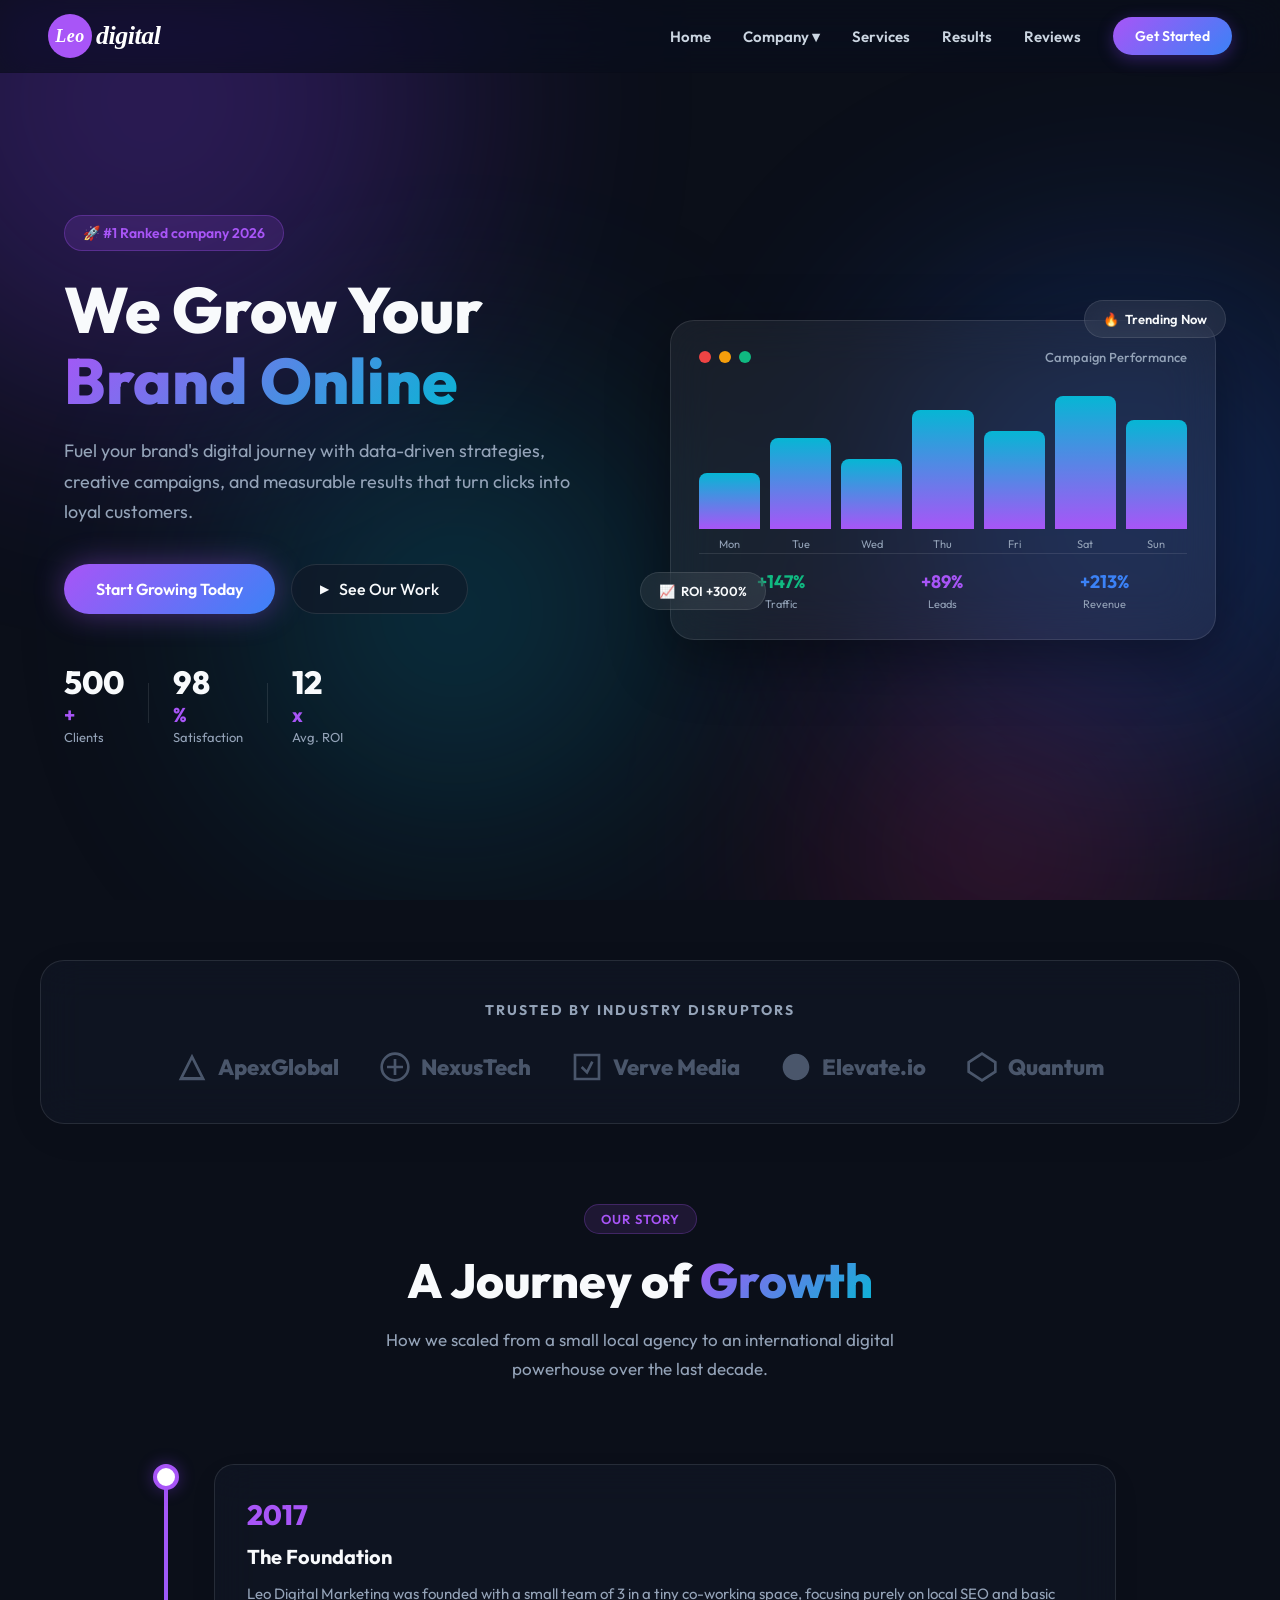
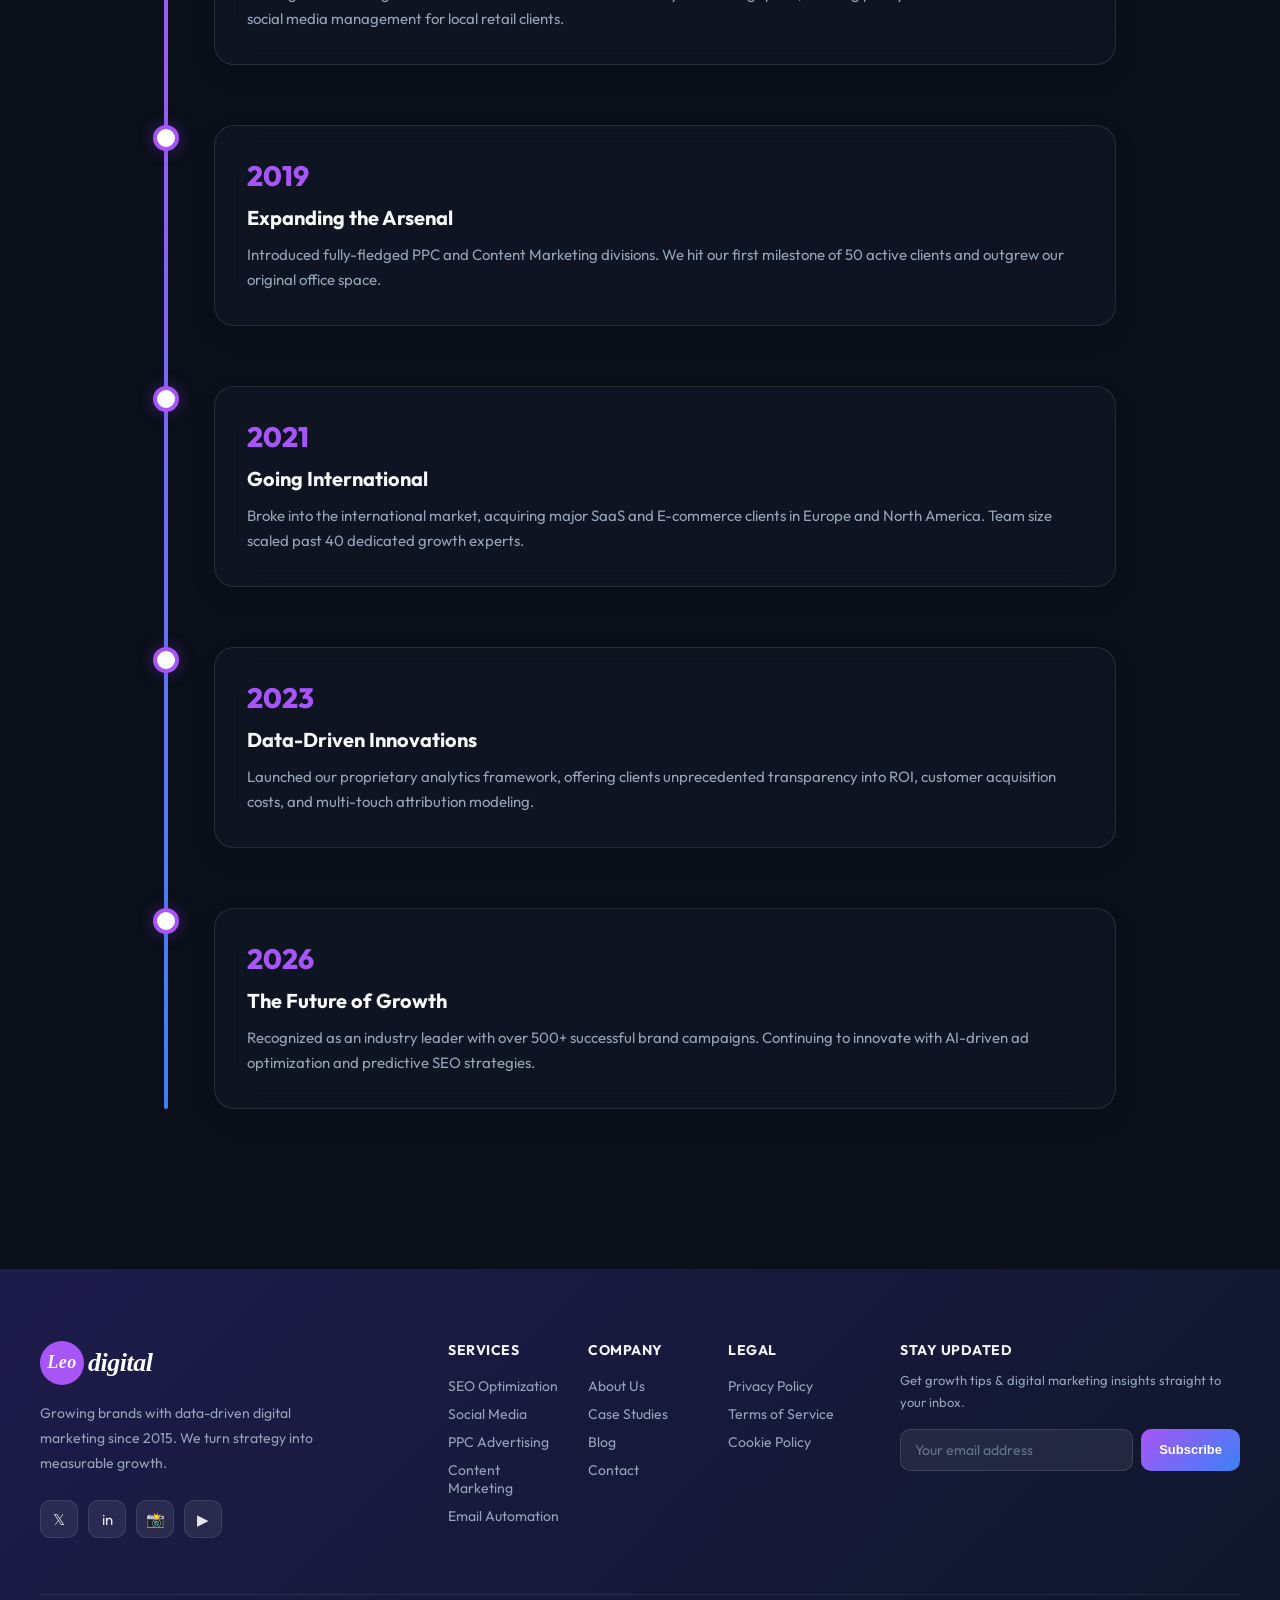
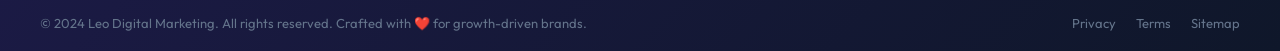
<file: index.html>
<!DOCTYPE html>
<html lang="en" data-theme="light">

<head>
    <meta charset="UTF-8" />
    <meta name="viewport" content="width=device-width, initial-scale=1.0" />
    <meta name="description"
        content="Leo Digital Marketing – Premium Digital Marketing Agency specializing in SEO, Social Media, PPC, and Content Strategy to grow your brand online." />
    <title>Leo Digital Marketing | Digital Marketing Agency</title>
    <link rel="preconnect" href="https://fonts.googleapis.com" />
    <link rel="preconnect" href="https://fonts.gstatic.com" crossorigin />
    <link href="https://fonts.googleapis.com/css2?family=Outfit:wght@300;400;500;600;700;800&display=swap"
        rel="stylesheet" />
    <link rel="stylesheet" href="style.css" />

</head>

<body>
  <!-- Global Loader -->
  <div class="global-loader" id="globalLoader">
    <div class="loader-spinner"></div>
  </div>
  <script>
    window.addEventListener('load', () => {
      const loader = document.getElementById('globalLoader');
      if (loader) {
        loader.style.opacity = '0';
        setTimeout(() => loader.style.display = 'none', 500);
      }
    });
  </script>

    <!-- Animated Background Orbs -->
    <div class="bg-orbs">
        <div class="orb orb-1"></div>
        <div class="orb orb-2"></div>
        <div class="orb orb-3"></div>
        <div class="orb orb-4"></div>
    </div>

    <!-- Navigation -->
    <nav class="navbar" id="navbar">
        <div class="nav-container">
            <a href="index.html" class="nav-logo">
                <div class="logo-circle">
                    <span class="logo-text-inner">Leo</span>
                </div>
                <span class="logo-text-outer">digital</span>
            </a>
            <ul class="nav-links" id="navLinks">
                <li><a href="index.html" class="nav-link active">Home</a></li>
                <li class="nav-item">
                    <a href="#" class="nav-link">Company ▾</a>
                    <div class="dropdown-menu">
                        <a href="about.html" class="dropdown-link">About Us</a>
                        <a href="ourwork.html" class="dropdown-link">Our Work</a>
                        <a href="expertise.html" class="dropdown-link">Expertise</a>
                        <a href="insights.html" class="dropdown-link">Insights</a>
                        <a href="news-updates.html" class="dropdown-link">News & Updates</a>
                        <a href="career.html" class="dropdown-link">Careers</a>
                    </div>
                </li>
                <li><a href="services.html" class="nav-link">Services</a></li>
                <li><a href="results.html" class="nav-link">Results</a></li>
                <li><a href="reviews.html" class="nav-link">Reviews</a></li>
            </ul>
            <a href="contact.html" class="btn-nav hover-pulse" id="navCta">Get Started</a>
            <button class="hamburger" id="hamburger" aria-label="Toggle menu">
                <span></span><span></span><span></span>
            </button>
        </div>
    </nav>

    <!-- Hero Section -->
    <section class="hero" id="home">
        <div class="hero-content">
            <div class="badge" id="heroBadge">🚀 #1 Ranked company 2026</div>
            <h1 class="hero-title" id="heroTitle">
                We Grow Your<br />
                <span class="gradient-text" id="typingText"></span>
            </h1>
            <p class="hero-subtitle" id="heroSubtitle">
                Fuel your brand's digital journey with data-driven strategies, creative campaigns, and measurable
                results that turn clicks into loyal customers.
            </p>
            <div class="hero-actions" id="heroActions">
                <a href="#contact" class="btn-primary hover-pulse" id="heroPrimaryBtn">Start Growing Today</a>
                <a href="#services" class="btn-ghost hover-pulse" id="heroGhostBtn">
                    <span class="play-icon">▶</span> See Our Work
                </a>
            </div>
            <div class="hero-metrics" id="heroMetrics">
                <div class="metric-item">
                    <span class="metric-num" data-target="500">0</span><span class="metric-suffix">+</span>
                    <span class="metric-label">Clients</span>
                </div>
                <div class="metric-divider"></div>
                <div class="metric-item">
                    <span class="metric-num" data-target="98">0</span><span class="metric-suffix">%</span>
                    <span class="metric-label">Satisfaction</span>
                </div>
                <div class="metric-divider"></div>
                <div class="metric-item">
                    <span class="metric-num" data-target="12">0</span><span class="metric-suffix">x</span>
                    <span class="metric-label">Avg. ROI</span>
                </div>
            </div>
        </div>
        <div class="hero-visual" id="heroVisual">
            <div class="dashboard-card">
                <div class="dash-header">
                    <span class="dash-dot red"></span>
                    <span class="dash-dot yellow"></span>
                    <span class="dash-dot green"></span>
                    <span class="dash-title">Campaign Performance</span>
                </div>
                <div class="chart-bars">
                    <div class="bar" style="--h:40%; --delay:0s"><span>Mon</span></div>
                    <div class="bar" style="--h:65%; --delay:.1s"><span>Tue</span></div>
                    <div class="bar" style="--h:50%; --delay:.2s"><span>Wed</span></div>
                    <div class="bar" style="--h:85%; --delay:.3s"><span>Thu</span></div>
                    <div class="bar" style="--h:70%; --delay:.4s"><span>Fri</span></div>
                    <div class="bar" style="--h:95%; --delay:.5s"><span>Sat</span></div>
                    <div class="bar" style="--h:78%; --delay:.6s"><span>Sun</span></div>
                </div>
                <div class="dash-stats">
                    <div class="ds-item">
                        <span class="ds-val green-text">+147%</span>
                        <span class="ds-label">Traffic</span>
                    </div>
                    <div class="ds-item">
                        <span class="ds-val purple-text">+89%</span>
                        <span class="ds-label">Leads</span>
                    </div>
                    <div class="ds-item">
                        <span class="ds-val blue-text">+213%</span>
                        <span class="ds-label">Revenue</span>
                    </div>
                </div>
            </div>
            <div class="floating-badge badge-1">
                <span>🔥</span> Trending Now
            </div>
            <div class="floating-badge badge-2">
                <span>📈</span> ROI +300%
            </div>
        </div>
    </section>

    <!-- Fake Company Logos -->
    <div class="fake-logos reveal" style="margin-top: 60px;">
        <div class="logos-title">Trusted By Industry Disruptors</div>
        <div class="logo-grid">
            <!-- Fake Company 1 -->
            <div class="fake-logo-item">
                <svg viewBox="0 0 24 24">
                    <path d="M12 2L2 22h20L12 2zm0 4.5l6.5 13h-13L12 6.5z" />
                </svg> ApexGlobal
            </div>
            <!-- Fake Company 2 -->
            <div class="fake-logo-item">
                <svg viewBox="0 0 24 24">
                    <circle cx="12" cy="12" r="10" stroke="currentColor" stroke-width="2" fill="none" />
                    <path d="M12 6v12M6 12h12" stroke="currentColor" stroke-width="2" />
                </svg> NexusTech
            </div>
            <!-- Fake Company 3 -->
            <div class="fake-logo-item">
                <svg viewBox="0 0 24 24">
                    <path d="M3 3h18v18H3z" fill="none" stroke="currentColor" stroke-width="2" />
                    <path d="M8 12l4 4 4-8" stroke="currentColor" stroke-width="2" fill="none" />
                </svg> Verve Media
            </div>
            <!-- Fake Company 4 -->
            <div class="fake-logo-item">
                <svg viewBox="0 0 24 24">
                    <path
                        d="M12 22C6.477 22 2 17.523 2 12S6.477 2 12 2s10 4.477 10 10-4.477 10-10 10zm-1-15h2v6h-2V7zm0 8h2v2h-2v-2z" />
                </svg> Elevate.io
            </div>
            <!-- Fake Company 5 -->
            <div class="fake-logo-item">
                <svg viewBox="0 0 24 24">
                    <polygon points="12 2 22 8.5 22 15.5 12 22 2 15.5 2 8.5 12 2" fill="none" stroke="currentColor"
                        stroke-width="2" />
                </svg> Quantum
            </div>
        </div>
    </div>

    <!-- Milestone Journey -->
    <div class="section-header reveal" style="max-width:800px;margin:0 auto;padding:0 24px;">
        <span class="section-tag">Our Story</span>
        <h2 class="section-title">A Journey of <span class="gradient-text">Growth</span></h2>
        <p class="section-subtitle">How we scaled from a small local agency to an international digital powerhouse over
            the last decade.</p>
    </div>

    <div class="timeline-section">
        <div class="timeline">
            <!-- 2017 -->
            <div class="timeline-item reveal">
                <div class="timeline-dot"></div>
                <div class="timeline-content">
                    <div class="timeline-year">2017</div>
                    <h3 class="timeline-title">The Foundation</h3>
                    <p class="timeline-desc">Leo Digital Marketing was founded with a small team of 3 in a tiny
                        co-working space, focusing purely on local SEO and basic social media management for local
                        retail clients.</p>
                </div>
            </div>

            <!-- 2019 -->
            <div class="timeline-item reveal">
                <div class="timeline-dot"></div>
                <div class="timeline-content">
                    <div class="timeline-year">2019</div>
                    <h3 class="timeline-title">Expanding the Arsenal</h3>
                    <p class="timeline-desc">Introduced fully-fledged PPC and Content Marketing divisions. We hit our
                        first milestone of 50 active clients and outgrew our original office space.</p>
                </div>
            </div>

            <!-- 2021 -->
            <div class="timeline-item reveal">
                <div class="timeline-dot"></div>
                <div class="timeline-content">
                    <div class="timeline-year">2021</div>
                    <h3 class="timeline-title">Going International</h3>
                    <p class="timeline-desc">Broke into the international market, acquiring major SaaS and E-commerce
                        clients in Europe and North America. Team size scaled past 40 dedicated growth experts.</p>
                </div>
            </div>

            <!-- 2023 -->
            <div class="timeline-item reveal">
                <div class="timeline-dot"></div>
                <div class="timeline-content">
                    <div class="timeline-year">2023</div>
                    <h3 class="timeline-title">Data-Driven Innovations</h3>
                    <p class="timeline-desc">Launched our proprietary analytics framework, offering clients
                        unprecedented transparency into ROI, customer acquisition costs, and multi-touch attribution
                        modeling.</p>
                </div>
            </div>

            <!-- 2026 -->
            <div class="timeline-item reveal">
                <div class="timeline-dot"></div>
                <div class="timeline-content">
                    <div class="timeline-year">2026</div>
                    <h3 class="timeline-title">The Future of Growth</h3>
                    <p class="timeline-desc">Recognized as an industry leader with over 500+ successful brand campaigns.
                        Continuing to innovate with AI-driven ad optimization and predictive SEO strategies.</p>
                </div>
            </div>
        </div>
    </div>

    <!-- Services Section -->
    <!-- <section class="services" id="services">
        <div class="section-header">
            <span class="section-tag">What We Do</span>
            <h2 class="section-title">Services That <span class="gradient-text">Deliver Results</span></h2>
            <p class="section-subtitle">End-to-end digital marketing solutions tailored to accelerate your growth.</p>
        </div>
        <div class="services-grid">
            <div class="service-card" id="svc-seo">
                <div class="svc-icon">🔍</div>
                <h3 class="svc-title">SEO Optimization</h3>
                <p class="svc-desc">Dominate search rankings with our advanced on-page, off-page, and technical SEO
                    strategies backed by data.</p>
                <ul class="svc-features">
                    <li>Keyword Research & Analysis</li>
                    <li>Technical SEO Audit</li>
                    <li>Link Building Campaigns</li>
                </ul>
                <a href="#contact" class="svc-link">Learn More →</a>
            </div>
            <div class="service-card featured" id="svc-social">
                <div class="featured-tag">Most Popular</div>
                <div class="svc-icon">📱</div>
                <h3 class="svc-title">Social Media Marketing</h3>
                <p class="svc-desc">Build a magnetic brand presence across all platforms with content that engages,
                    converts, and retains.</p>
                <ul class="svc-features">
                    <li>Content Strategy & Creation</li>
                    <li>Community Management</li>
                    <li>Influencer Partnerships</li>
                </ul>
                <a href="#contact" class="svc-link">Learn More →</a>
            </div>
            <div class="service-card" id="svc-ppc">
                <div class="svc-icon">🎯</div>
                <h3 class="svc-title">PPC Advertising</h3>
                <p class="svc-desc">Maximise every ad dollar with precision-targeted campaigns on Google, Meta, and
                    LinkedIn.</p>
                <ul class="svc-features">
                    <li>Google & Meta Ads</li>
                    <li>A/B Testing & Optimization</li>
                    <li>Conversion Tracking</li>
                </ul>
                <a href="#contact" class="svc-link">Learn More →</a>
            </div>
            <div class="service-card" id="svc-content">
                <div class="svc-icon">✍️</div>
                <h3 class="svc-title">Content Marketing</h3>
                <p class="svc-desc">Tell your brand story with compelling content that educates, inspires, and drives
                    action across every touchpoint.</p>
                <ul class="svc-features">
                    <li>Blog & Article Writing</li>
                    <li>Video Script & Production</li>
                    <li>Email Marketing Campaigns</li>
                </ul>
                <a href="#contact" class="svc-link">Learn More →</a>
            </div>
            <div class="service-card" id="svc-analytics">
                <div class="svc-icon">📊</div>
                <h3 class="svc-title">Analytics & Insights</h3>
                <p class="svc-desc">Make smarter decisions with real-time dashboards and deep analytics that reveal
                    what's working and what's not.</p>
                <ul class="svc-features">
                    <li>Custom Reporting Dashboards</li>
                    <li>Competitor Analysis</li>
                    <li>Growth Forecasting</li>
                </ul>
                <a href="#contact" class="svc-link">Learn More →</a>
            </div>
            <div class="service-card" id="svc-email">
                <div class="svc-icon">📧</div>
                <h3 class="svc-title">Email Automation</h3>
                <p class="svc-desc">Nurture leads and delight customers with personalised, automated email flows that
                    convert at scale.</p>
                <ul class="svc-features">
                    <li>Drip Campaign Design</li>
                    <li>Segmentation & Targeting</li>
                    <li>Performance Analytics</li>
                </ul>
                <a href="#contact" class="svc-link">Learn More →</a>
            </div>
        </div>
    </section> -->

    <!-- Stats Section -->
    <!-- <section class="stats-section" id="stats">
        <div class="stats-inner">
            <div class="section-header">
                <span class="section-tag">Our Numbers</span>
                <h2 class="section-title">Results That <span class="gradient-text">Speak for Themselves</span></h2>
            </div>
            <div class="stats-grid">
                <div class="stat-card" id="stat1">
                    <span class="stat-icon">🏆</span>
                    <span class="stat-number" data-target="500">0</span><span class="stat-suffix">+</span>
                    <span class="stat-label">Brands Scaled</span>
                </div>
                <div class="stat-card" id="stat2">
                    <span class="stat-icon">💰</span>
                    <span class="stat-prefix">$</span><span class="stat-number" data-target="50">0</span><span
                        class="stat-suffix">M+</span>
                    <span class="stat-label">Revenue Generated</span>
                </div>
                <div class="stat-card" id="stat3">
                    <span class="stat-icon">🌍</span>
                    <span class="stat-number" data-target="35">0</span><span class="stat-suffix">+</span>
                    <span class="stat-label">Countries Served</span>
                </div>
                <div class="stat-card" id="stat4">
                    <span class="stat-icon">⭐</span>
                    <span class="stat-number" data-target="98">0</span><span class="stat-suffix">%</span>
                    <span class="stat-label">Client Retention Rate</span>
                </div>
            </div>
        </div>
    </section> -->

    <!-- Testimonials Section -->
    <!-- <section class="testimonials" id="testimonials">
        <div class="section-header">
            <span class="section-tag">Client Reviews</span>
            <h2 class="section-title">Loved by <span class="gradient-text">Growth Leaders</span></h2>
        </div>
        <div class="testimonials-slider" id="testimonialsSlider">
            <div class="testimonial-card active" id="tcard1">
                <div class="quote-icon">"</div>
                <p class="tcard-text">Leo Digital Marketing tripled our organic traffic in just 4 months. Their SEO team is
                    absolutely world-class and the results exceeded every expectation we had.</p>
                <div class="tcard-author">
                    <div class="author-avatar" style="background: linear-gradient(135deg, #a78bfa, #6d28d9);">SK</div>
                    <div class="author-info">
                        <span class="author-name">Sarah Kim</span>
                        <span class="author-role">CEO, TechVault Inc.</span>
                    </div>
                    <div class="star-rating">★★★★★</div>
                </div>
            </div>
            <div class="testimonial-card" id="tcard2">
                <div class="quote-icon">"</div>
                <p class="tcard-text">Our PPC ROI went from 2x to 11x in two quarters. The team's analytical approach
                    and constant optimization is unlike anything we've experienced before.</p>
                <div class="tcard-author">
                    <div class="author-avatar" style="background: linear-gradient(135deg, #34d399, #059669);">MR</div>
                    <div class="author-info">
                        <span class="author-name">Marcus Reed</span>
                        <span class="author-role">CMO, ScaleForce</span>
                    </div>
                    <div class="star-rating">★★★★★</div>
                </div>
            </div>
            <div class="testimonial-card" id="tcard3">
                <div class="quote-icon">"</div>
                <p class="tcard-text">The social media strategy Leo Digital Marketing built for us grew our followers from 5K to
                    200K. The engagement and brand awareness we've built is incredible.</p>
                <div class="tcard-author">
                    <div class="author-avatar" style="background: linear-gradient(135deg, #f472b6, #db2777);">AL</div>
                    <div class="author-info">
                        <span class="author-name">Aisha Lopez</span>
                        <span class="author-role">Founder, Luminary Co.</span>
                    </div>
                    <div class="star-rating">★★★★★</div>
                </div>
            </div>
        </div>
        <div class="slider-dots" id="sliderDots">
            <button class="dot active" id="dot0" aria-label="Slide 1"></button>
            <button class="dot" id="dot1" aria-label="Slide 2"></button>
            <button class="dot" id="dot2" aria-label="Slide 3"></button>
        </div>
    </section> -->

    <!-- Contact Section -->
    <!-- <section class="contact" id="contact">
        <div class="contact-wrapper">
            <div class="contact-info">
                <span class="section-tag">Get In Touch</span>
                <h2 class="section-title">Ready to <span class="gradient-text">Scale Up?</span></h2>
                <p class="section-subtitle">Let's talk strategy. Fill in the form and our growth experts will reach out
                    within 24 hours.</p>
                <div class="contact-items">
                    <div class="contact-item">
                        <span class="ci-icon">📍</span>
                        <span>123 Growth Avenue, San Francisco, CA 94105</span>
                    </div>
                    <div class="contact-item">
                        <span class="ci-icon">📞</span>
                        <span>+1 (800) 555-NEXA</span>
                    </div>
                    <div class="contact-item">
                        <span class="ci-icon">✉️</span>
                        <span>hello@leodigitalmarketing.com</span>
                    </div>
                </div>
                <div class="social-links">
                    <a href="#" class="social-btn" id="social-twitter" aria-label="Twitter">𝕏</a>
                    <a href="#" class="social-btn" id="social-linkedin" aria-label="LinkedIn">in</a>
                    <a href="#" class="social-btn" id="social-instagram" aria-label="Instagram">📸</a>
                    <a href="#" class="social-btn" id="social-youtube" aria-label="YouTube">▶</a>
                </div>
            </div>
            <form class="contact-form glass-card" id="contactForm" novalidate>
                <div class="form-row">
                    <div class="form-group">
                        <label for="fullName">Full Name</label>
                        <input type="text" id="fullName" name="fullName" placeholder="John Doe" required />
                    </div>
                    <div class="form-group">
                        <label for="emailAddr">Email Address</label>
                        <input type="email" id="emailAddr" name="emailAddr" placeholder="john@company.com" required />
                    </div>
                </div>
                <div class="form-group">
                    <label for="companyName">Company / Brand</label>
                    <input type="text" id="companyName" name="companyName" placeholder="Your Company Name" />
                </div>
                <div class="form-group">
                    <label for="serviceSelect">Service Interested In</label>
                    <select id="serviceSelect" name="serviceSelect">
                        <option value="">Choose a service...</option>
                        <option value="seo">SEO Optimization</option>
                        <option value="social">Social Media Marketing</option>
                        <option value="ppc">PPC Advertising</option>
                        <option value="content">Content Marketing</option>
                        <option value="analytics">Analytics & Insights</option>
                        <option value="email">Email Automation</option>
                    </select>
                </div>
                <div class="form-group">
                    <label for="msgArea">Tell Us About Your Goals</label>
                    <textarea id="msgArea" name="msgArea" rows="4"
                        placeholder="Share your goals, current challenges, and what success looks like for you..."></textarea>
                </div>
                <button type="submit" class="btn-primary full-width" id="submitBtn">
                    <span id="btnText">Send My Request 🚀</span>
                    <span id="btnLoader" class="hidden">Sending...</span>
                </button>
                <div class="form-success hidden" id="formSuccess">
                    <span>✅</span> Thank you! We'll be in touch within 24 hours.
                </div>
            </form>
        </div>
    </section> -->

    <!-- Footer -->
    <footer class="footer">
        <div class="footer-inner">
            <div class="footer-brand">
                <div class="footer-logo">
                    <div class="logo-circle">
                        <span class="logo-text-inner">Leo</span>
                    </div>
                    <span class="logo-text-outer">digital</span>
                </div>
                <p class="footer-tagline">Growing brands with data-driven digital marketing since 2015. We turn strategy
                    into measurable growth.</p>
                <div class="footer-socials">
                    <a href="#" class="fsoc-btn" aria-label="Twitter">𝕏</a>
                    <a href="#" class="fsoc-btn" aria-label="LinkedIn">in</a>
                    <a href="#" class="fsoc-btn" aria-label="Instagram">📸</a>
                    <a href="#" class="fsoc-btn" aria-label="YouTube">▶</a>
                </div>
            </div>
            <div class="footer-links">
                <div class="fl-col">
                    <h4>Services</h4>
                    <a href="services.html">SEO Optimization</a>
                    <a href="services.html">Social Media</a>
                    <a href="services.html">PPC Advertising</a>
                    <a href="services.html">Content Marketing</a>
                    <a href="services.html">Email Automation</a>
                </div>
                <div class="fl-col">
                    <h4>Company</h4>
                    <a href="#">About Us</a>
                    <a href="#">Case Studies</a>
                    <a href="#">Blog</a>
                    <a href="#contact">Contact</a>
                </div>
                <div class="fl-col">
                    <h4>Legal</h4>
                    <a href="#">Privacy Policy</a>
                    <a href="#">Terms of Service</a>
                    <a href="#">Cookie Policy</a>
                </div>
            </div>
            <div class="footer-newsletter">
                <h4>Stay Updated</h4>
                <p>Get growth tips & digital marketing insights straight to your inbox.</p>
                <form class="newsletter-form" id="newsletterForm" onsubmit="handleNewsletter(event)">
                    <input type="email" id="nlEmail" placeholder="Your email address" />
                    <button type="submit" class="btn-newsletter">Subscribe</button>
                </form>
                <div class="newsletter-success hidden" id="nlSuccess">✅ You're subscribed!</div>
            </div>
        </div>
        <div class="footer-bottom">
            <p>© 2024 Leo Digital Marketing. All rights reserved. Crafted with ❤️ for growth-driven brands.</p>
            <div class="footer-bottom-links">
                <a href="#">Privacy</a>
                <a href="#">Terms</a>
                <a href="#">Sitemap</a>
            </div>
        </div>
    </footer>

    <script src="index.js"></script>
</body>

</html>
</file>
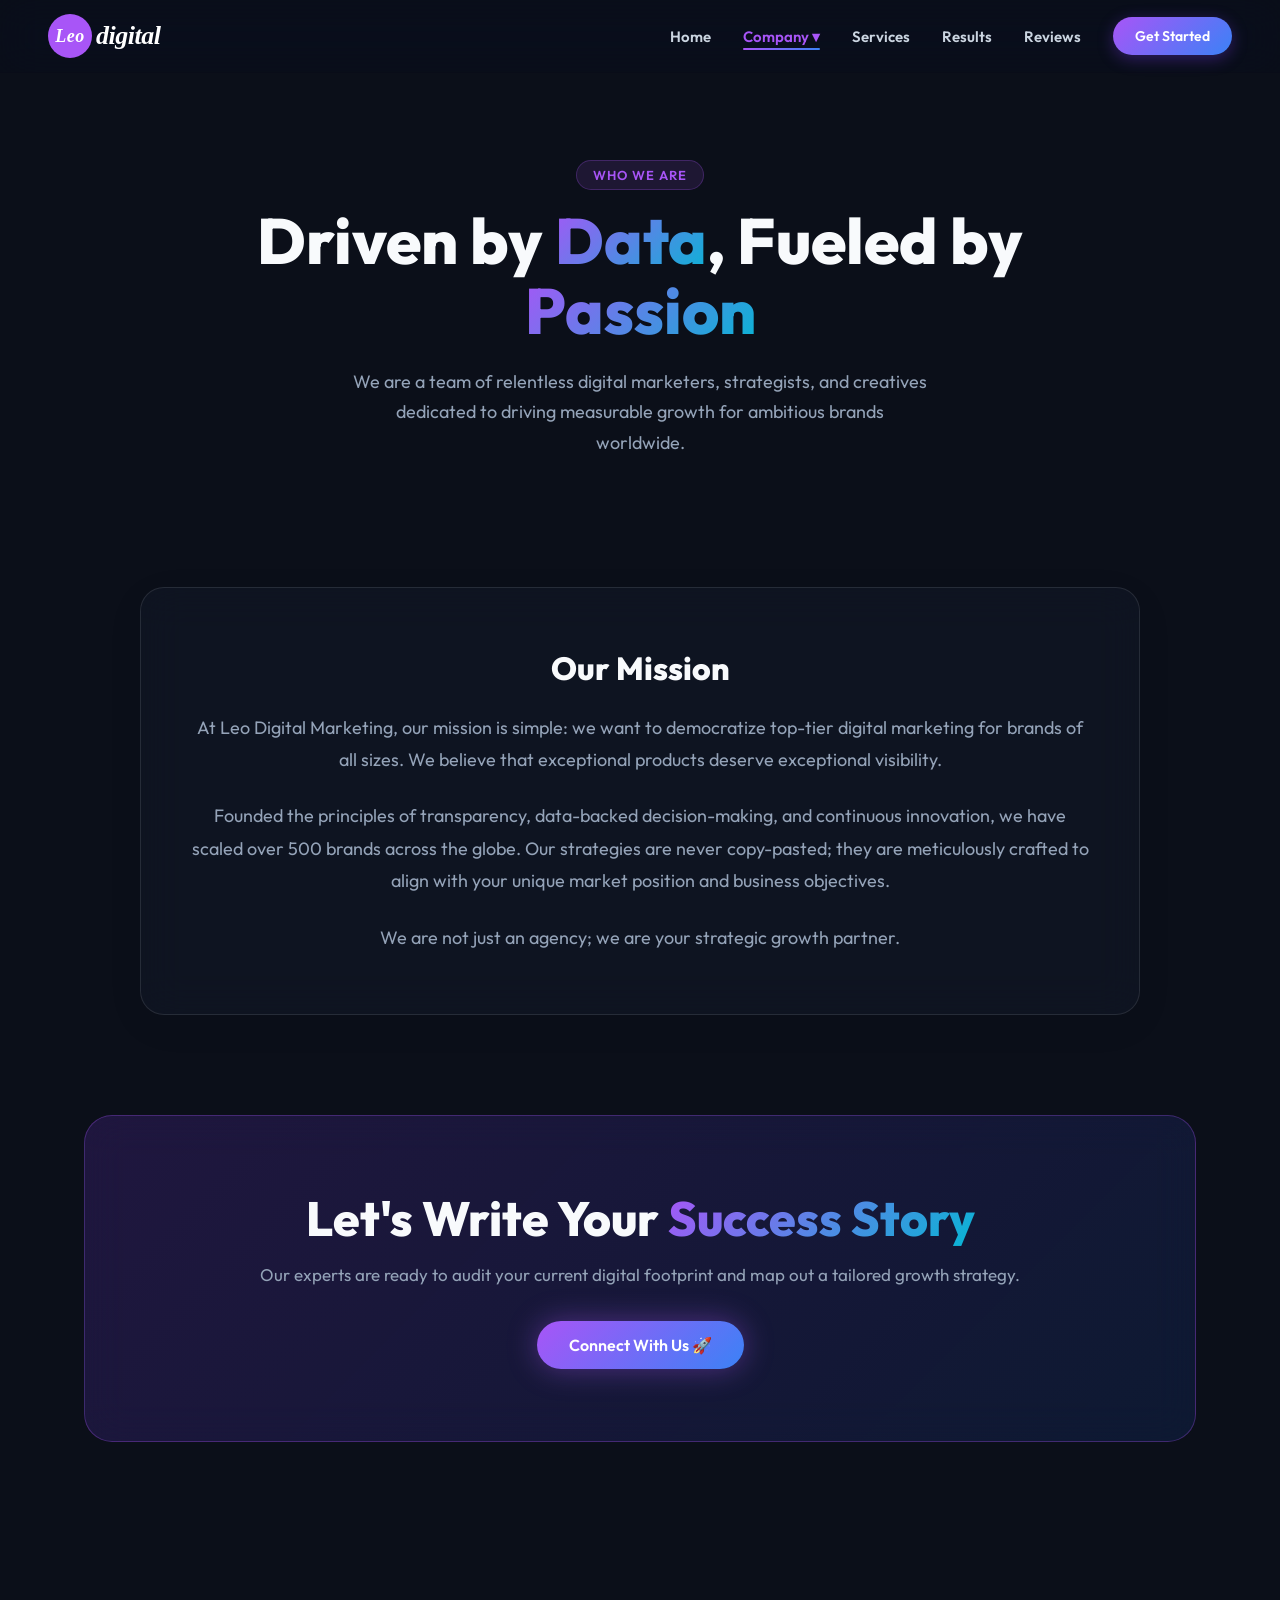
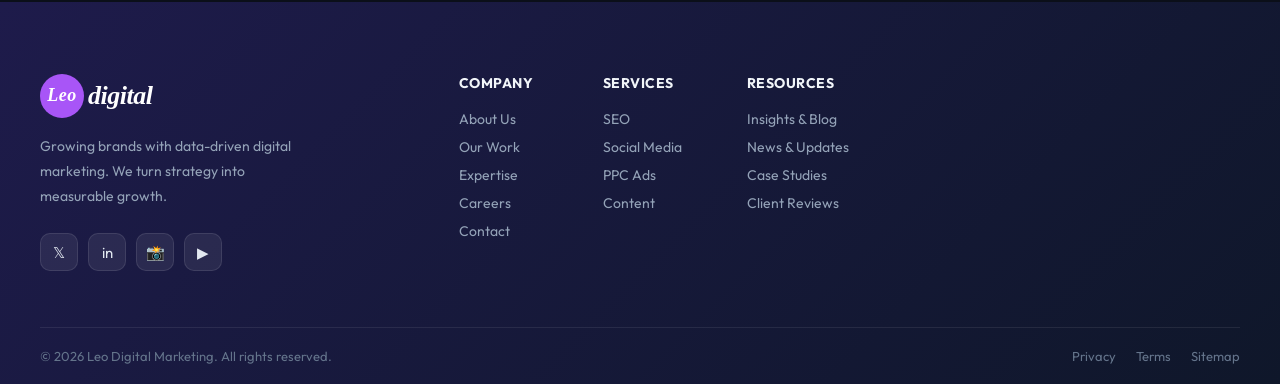
<file: about.html>
<!DOCTYPE html>
<html lang="en">
<head>
  <meta charset="UTF-8"/>
  <meta name="viewport" content="width=device-width,initial-scale=1.0"/>
  <title>About Us | Leo Digital Marketing</title>
  <link rel="preconnect" href="https://fonts.googleapis.com"/>
  <link href="https://fonts.googleapis.com/css2?family=Outfit:wght@300;400;500;600;700;800&display=swap" rel="stylesheet"/>
  <link rel="stylesheet" href="style.css"/>
  <style>
    /* PAGE SPECIFIC STYLES */
    .about-hero {
      position:relative; z-index:1; padding:160px 24px 80px; text-align:center; max-width:820px; margin:0 auto;
    }
    .about-page-title {
      font-size:clamp(38px,5vw,66px); font-weight:800; line-height:1.1; margin-bottom:20px; color:var(--text);
    }
    .about-page-sub {
      font-size:18px; color:var(--muted); line-height:1.7; max-width:580px; margin:0 auto 48px;
    }
    .about-content-card {
      max-width: 1000px; margin: 0 auto 100px; padding: 60px 48px;
      background: var(--glass-bg); backdrop-filter: blur(20px); -webkit-backdrop-filter: blur(20px);
      border: 1px solid var(--glass-border); border-radius: 24px;
      box-shadow: 0 10px 40px rgba(0,0,0,0.05); text-align: center;
    }
    .about-content-card p {
      font-size: 18px; line-height: 1.8; color: var(--muted); margin-bottom: 24px;
    }
    .about-content-card p:last-child { margin-bottom: 0; }
  </style>
</head>
<body>
  <!-- Global Loader -->
  <div class="global-loader" id="globalLoader">
    <div class="loader-spinner"></div>
  </div>
  <script>
    window.addEventListener('load', () => {
      const loader = document.getElementById('globalLoader');
      if (loader) {
        loader.style.opacity = '0';
        setTimeout(() => loader.style.display = 'none', 500);
      }
    });
  </script>
  
  <!-- Navigation -->
  <nav class="navbar" id="navbar">
    <div class="nav-container">
      <a href="index.html" class="nav-logo">
        <div class="logo-circle">
            <span class="logo-text-inner">Leo</span>
        </div>
        <span class="logo-text-outer">digital</span>
    </a>
      <ul class="nav-links" id="navLinks">
        <li><a href="index.html" class="nav-link">Home</a></li>
        <li class="nav-item">
          <a href="#" class="nav-link active">Company ▾</a>
          <div class="dropdown-menu">
            <a href="about.html" class="dropdown-link">About Us</a>
            <a href="ourwork.html" class="dropdown-link">Our Work</a>
            <a href="expertise.html" class="dropdown-link">Expertise</a>
            <a href="insights.html" class="dropdown-link">Insights</a>
            <a href="news-updates.html" class="dropdown-link">News & Updates</a>
            <a href="career.html" class="dropdown-link">Careers</a>
          </div>
        </li>
        <li><a href="services.html" class="nav-link">Services</a></li>
        <li><a href="results.html" class="nav-link">Results</a></li>
        <li><a href="reviews.html" class="nav-link">Reviews</a></li>
      </ul>
      <a href="contact.html" class="btn-nav" id="navCta">Get Started</a>
      <button class="hamburger" id="hamburger" aria-label="Toggle menu">
        <span></span><span></span><span></span>
      </button>
    </div>
  </nav>

  <!-- Hero Section -->
  <div class="about-hero">
    <span class="section-tag">Who We Are</span>
    <h1 class="about-page-title">Driven by <span class="gradient-text">Data</span>, Fueled by <span class="gradient-text">Passion</span></h1>
    <p class="about-page-sub">We are a team of relentless digital marketers, strategists, and creatives dedicated to driving measurable growth for ambitious brands worldwide.</p>
  </div>

  <!-- Content Section -->
  <div class="about-content-card reveal">
    <h2 style="font-size: 32px; font-weight: 800; color: var(--text); margin-bottom: 24px;">Our Mission</h2>
    <p>At Leo Digital Marketing, our mission is simple: we want to democratize top-tier digital marketing for brands of all sizes. We believe that exceptional products deserve exceptional visibility.</p>
    <p>Founded the principles of transparency, data-backed decision-making, and continuous innovation, we have scaled over 500 brands across the globe. Our strategies are never copy-pasted; they are meticulously crafted to align with your unique market position and business objectives.</p>
    <p>We are not just an agency; we are your strategic growth partner.</p>
  </div>

  <!-- Call to Action -->
  <div style="max-width:1160px;margin:0 auto;padding:0 24px 100px;">
    <div style="background:linear-gradient(135deg,rgba(124,58,237,0.18),rgba(37,99,235,0.12));backdrop-filter:blur(20px);border:1px solid rgba(168,85,247,0.3);border-radius:28px;padding:72px 48px;text-align:center;" class="reveal">
      <h2 style="font-size:clamp(30px,4vw,48px);font-weight:800;color:var(--text);margin-bottom:16px;">Let's Write Your <span class="gradient-text">Success Story</span></h2>
      <p style="font-size:17px;color:var(--muted);margin-bottom:36px;">Our experts are ready to audit your current digital footprint and map out a tailored growth strategy.</p>
      <a href="contact.html" class="btn-primary">Connect With Us 🚀</a>
    </div>
  </div>

  <!-- Footer -->
  <footer class="footer">
    <div class="footer-inner">
      <div class="footer-brand">
        <div class="footer-logo">
        <div class="logo-circle">
            <span class="logo-text-inner">Leo</span>
        </div>
        <span class="logo-text-outer">digital</span>
    </div>
        <p class="footer-tagline">Growing brands with data-driven digital marketing. We turn strategy into measurable growth.</p>
        <div class="footer-socials">
          <a href="#" class="fsoc-btn">𝕏</a><a href="#" class="fsoc-btn">in</a><a href="#" class="fsoc-btn">📸</a><a href="#" class="fsoc-btn">▶</a>
        </div>
      </div>
      <div class="footer-links">
        <div class="fl-col">
          <h4>Company</h4>
          <a href="about.html">About Us</a>
          <a href="ourwork.html">Our Work</a>
          <a href="expertise.html">Expertise</a>
          <a href="career.html">Careers</a>
          <a href="contact.html">Contact</a>
        </div>
        <div class="fl-col">
          <h4>Services</h4>
          <a href="services.html">SEO</a>
          <a href="services.html">Social Media</a>
          <a href="services.html">PPC Ads</a>
          <a href="services.html">Content</a>
        </div>
        <div class="fl-col">
          <h4>Resources</h4>
          <a href="insights.html">Insights & Blog</a>
          <a href="news-updates.html">News & Updates</a>
          <a href="results.html">Case Studies</a>
          <a href="reviews.html">Client Reviews</a>
        </div>
      </div>
    </div>
    <div class="footer-bottom">
      <p>© 2026 Leo Digital Marketing. All rights reserved.</p>
      <div class="footer-bottom-links">
        <a href="#">Privacy</a><a href="#">Terms</a><a href="#">Sitemap</a>
      </div>
    </div>
  </footer>

  <script>
    // Navbar scroll
    const navbar = document.getElementById('navbar');
    window.addEventListener('scroll', () => navbar.classList.toggle('scrolled', window.scrollY > 50));
    // Mobile Menu
    document.getElementById('hamburger').addEventListener('click', () => {
      document.getElementById('navLinks').classList.toggle('open');
    });
    // Scroll reveal
    const obs = new IntersectionObserver(entries => {
      entries.forEach(e => { if(e.isIntersecting) e.target.classList.add('visible'); });
    }, { threshold: 0.1 });
    document.querySelectorAll('.reveal').forEach(el => obs.observe(el));
  </script>
</body>
</html>
</file>
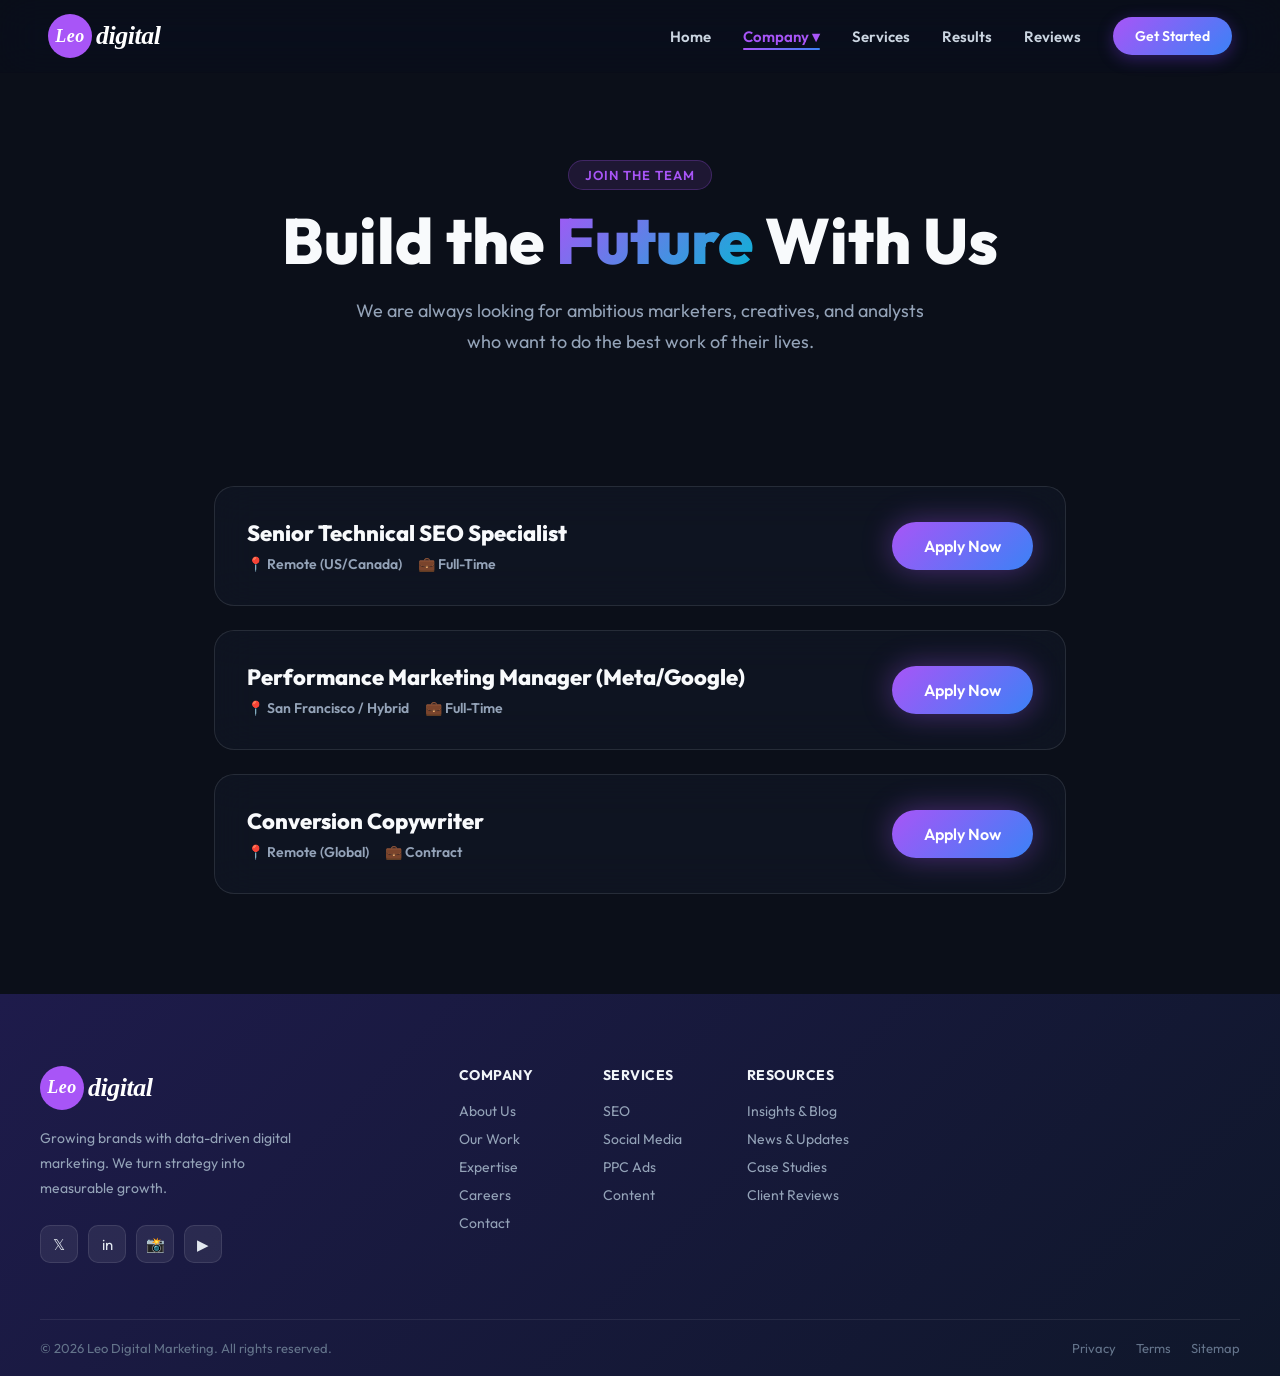
<file: career.html>
<!DOCTYPE html>
<html lang="en">
<head>
  <meta charset="UTF-8"/>
  <meta name="viewport" content="width=device-width,initial-scale=1.0"/>
  <title>Careers | Leo Digital Marketing</title>
  <link rel="preconnect" href="https://fonts.googleapis.com"/>
  <link href="https://fonts.googleapis.com/css2?family=Outfit:wght@300;400;500;600;700;800&display=swap" rel="stylesheet"/>
  <link rel="stylesheet" href="style.css"/>
  <style>
    .career-hero {
      position:relative; z-index:1; padding:160px 24px 80px; text-align:center; max-width:820px; margin:0 auto;
    }
    .career-page-title {
      font-size:clamp(38px,5vw,66px); font-weight:800; line-height:1.1; margin-bottom:20px; color:var(--text);
    }
    .career-page-sub {
      font-size:18px; color:var(--muted); line-height:1.7; max-width:580px; margin:0 auto 48px;
    }
    
    .jobs-container {
      max-width: 900px; margin: 0 auto 100px; padding: 0 24px;
    }
    .job-card {
      background: var(--glass-bg); backdrop-filter: blur(20px); -webkit-backdrop-filter: blur(20px);
      border: 1px solid var(--glass-border); border-radius: 20px; padding: 32px;
      margin-bottom: 24px; transition: transform 0.3s, box-shadow 0.3s;
      display: flex; justify-content: space-between; align-items: center; gap: 24px;
    }
    .job-card:hover {
      transform: translateY(-5px); box-shadow: 0 16px 40px rgba(124,58,237,0.1); border-color: rgba(168,85,247,0.3);
    }
    .job-info { flex: 1; }
    .job-title {
      font-size: 22px; font-weight: 800; color: var(--text); margin-bottom: 8px;
    }
    .job-meta {
      display: flex; gap: 16px; font-size: 14px; font-weight: 600; color: var(--muted);
    }
    .job-meta span { display: flex; align-items: center; gap: 6px; }
    @media(max-width:600px) {
      .job-card { flex-direction: column; align-items: flex-start; }
      .job-meta { flex-direction: column; gap: 8px; }
    }
  </style>
</head>
<body>
  <!-- Global Loader -->
  <div class="global-loader" id="globalLoader">
    <div class="loader-spinner"></div>
  </div>
  <script>
    window.addEventListener('load', () => {
      const loader = document.getElementById('globalLoader');
      if (loader) {
        loader.style.opacity = '0';
        setTimeout(() => loader.style.display = 'none', 500);
      }
    });
  </script>
  
  <nav class="navbar" id="navbar">
    <div class="nav-container">
      <a href="index.html" class="nav-logo">
        <div class="logo-circle">
            <span class="logo-text-inner">Leo</span>
        </div>
        <span class="logo-text-outer">digital</span>
    </a>
      <ul class="nav-links" id="navLinks">
        <li><a href="index.html" class="nav-link">Home</a></li>
        <li class="nav-item">
          <a href="#" class="nav-link active">Company ▾</a>
          <div class="dropdown-menu">
            <a href="about.html" class="dropdown-link">About Us</a>
            <a href="ourwork.html" class="dropdown-link">Our Work</a>
            <a href="expertise.html" class="dropdown-link">Expertise</a>
            <a href="insights.html" class="dropdown-link">Insights</a>
            <a href="news-updates.html" class="dropdown-link">News & Updates</a>
            <a href="career.html" class="dropdown-link">Careers</a>
          </div>
        </li>
        <li><a href="services.html" class="nav-link">Services</a></li>
        <li><a href="results.html" class="nav-link">Results</a></li>
        <li><a href="reviews.html" class="nav-link">Reviews</a></li>
      </ul>
      <a href="contact.html" class="btn-nav" id="navCta">Get Started</a>
      <button class="hamburger" id="hamburger" aria-label="Toggle menu">
        <span></span><span></span><span></span>
      </button>
    </div>
  </nav>

  <div class="career-hero">
    <span class="section-tag">Join The Team</span>
    <h1 class="career-page-title">Build the <span class="gradient-text">Future</span> With Us</h1>
    <p class="career-page-sub">We are always looking for ambitious marketers, creatives, and analysts who want to do the best work of their lives.</p>
  </div>

  <div class="jobs-container">
    <div class="job-card reveal">
      <div class="job-info">
        <h2 class="job-title">Senior Technical SEO Specialist</h2>
        <div class="job-meta">
          <span>📍 Remote (US/Canada)</span>
          <span>💼 Full-Time</span>
        </div>
      </div>
      <a href="#" class="btn-primary">Apply Now</a>
    </div>

    <div class="job-card reveal">
      <div class="job-info">
        <h2 class="job-title">Performance Marketing Manager (Meta/Google)</h2>
        <div class="job-meta">
          <span>📍 San Francisco / Hybrid</span>
          <span>💼 Full-Time</span>
        </div>
      </div>
      <a href="#" class="btn-primary">Apply Now</a>
    </div>

    <div class="job-card reveal">
      <div class="job-info">
        <h2 class="job-title">Conversion Copywriter</h2>
        <div class="job-meta">
          <span>📍 Remote (Global)</span>
          <span>💼 Contract</span>
        </div>
      </div>
      <a href="#" class="btn-primary">Apply Now</a>
    </div>
  </div>

  <footer class="footer">
    <div class="footer-inner">
      <div class="footer-brand">
        <div class="footer-logo">
        <div class="logo-circle">
            <span class="logo-text-inner">Leo</span>
        </div>
        <span class="logo-text-outer">digital</span>
    </div>
        <p class="footer-tagline">Growing brands with data-driven digital marketing. We turn strategy into measurable growth.</p>
        <div class="footer-socials">
          <a href="#" class="fsoc-btn">𝕏</a><a href="#" class="fsoc-btn">in</a><a href="#" class="fsoc-btn">📸</a><a href="#" class="fsoc-btn">▶</a>
        </div>
      </div>
      <div class="footer-links">
        <div class="fl-col">
          <h4>Company</h4>
          <a href="about.html">About Us</a>
          <a href="ourwork.html">Our Work</a>
          <a href="expertise.html">Expertise</a>
          <a href="career.html">Careers</a>
          <a href="contact.html">Contact</a>
        </div>
        <div class="fl-col">
          <h4>Services</h4>
          <a href="services.html">SEO</a>
          <a href="services.html">Social Media</a>
          <a href="services.html">PPC Ads</a>
          <a href="services.html">Content</a>
        </div>
        <div class="fl-col">
          <h4>Resources</h4>
          <a href="insights.html">Insights & Blog</a>
          <a href="news-updates.html">News & Updates</a>
          <a href="results.html">Case Studies</a>
          <a href="reviews.html">Client Reviews</a>
        </div>
      </div>
    </div>
    <div class="footer-bottom">
      <p>© 2026 Leo Digital Marketing. All rights reserved.</p>
      <div class="footer-bottom-links">
        <a href="#">Privacy</a><a href="#">Terms</a><a href="#">Sitemap</a>
      </div>
    </div>
  </footer>

  <script>
    const navbar = document.getElementById('navbar');
    window.addEventListener('scroll', () => navbar.classList.toggle('scrolled', window.scrollY > 50));
    document.getElementById('hamburger').addEventListener('click', () => {
      document.getElementById('navLinks').classList.toggle('open');
    });
    const obs = new IntersectionObserver(entries => {
      entries.forEach(e => { if(e.isIntersecting) e.target.classList.add('visible'); });
    }, { threshold: 0.1 });
    document.querySelectorAll('.reveal').forEach(el => obs.observe(el));
  </script>
</body>
</html>
</file>
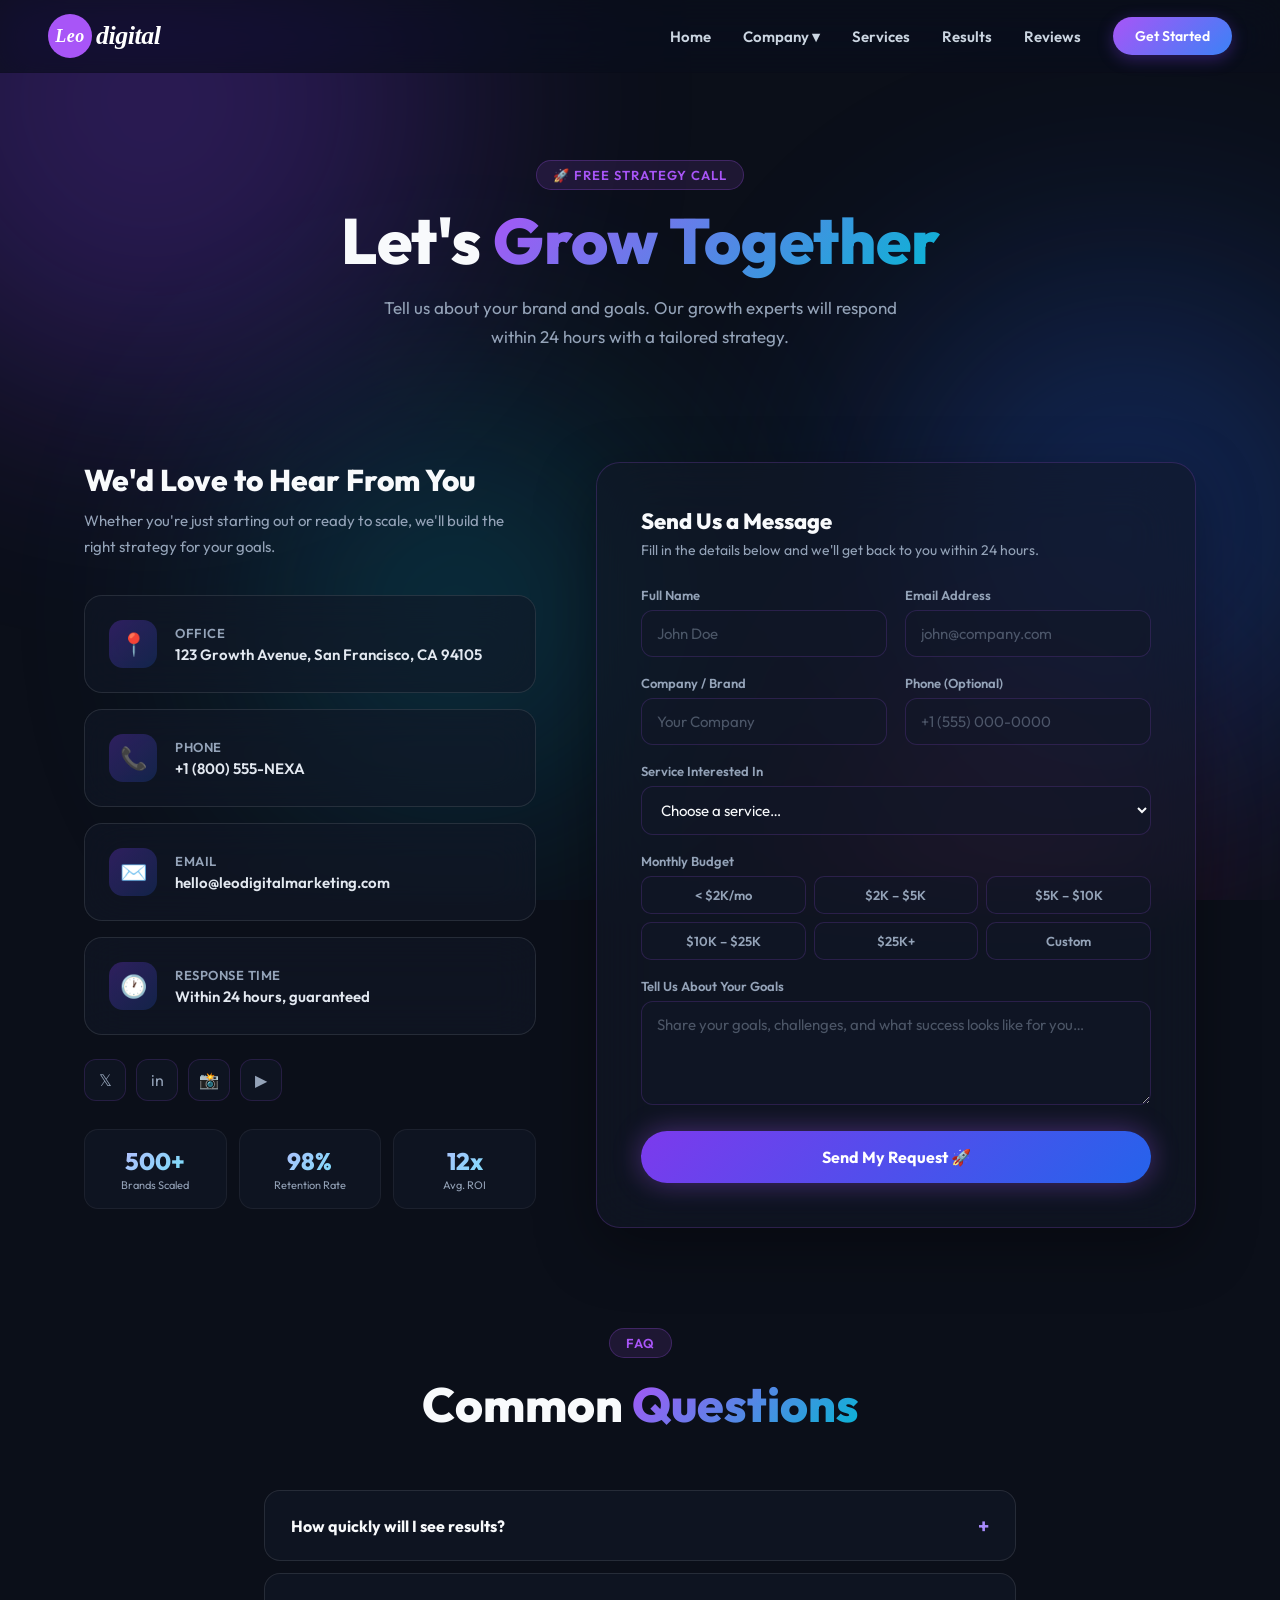
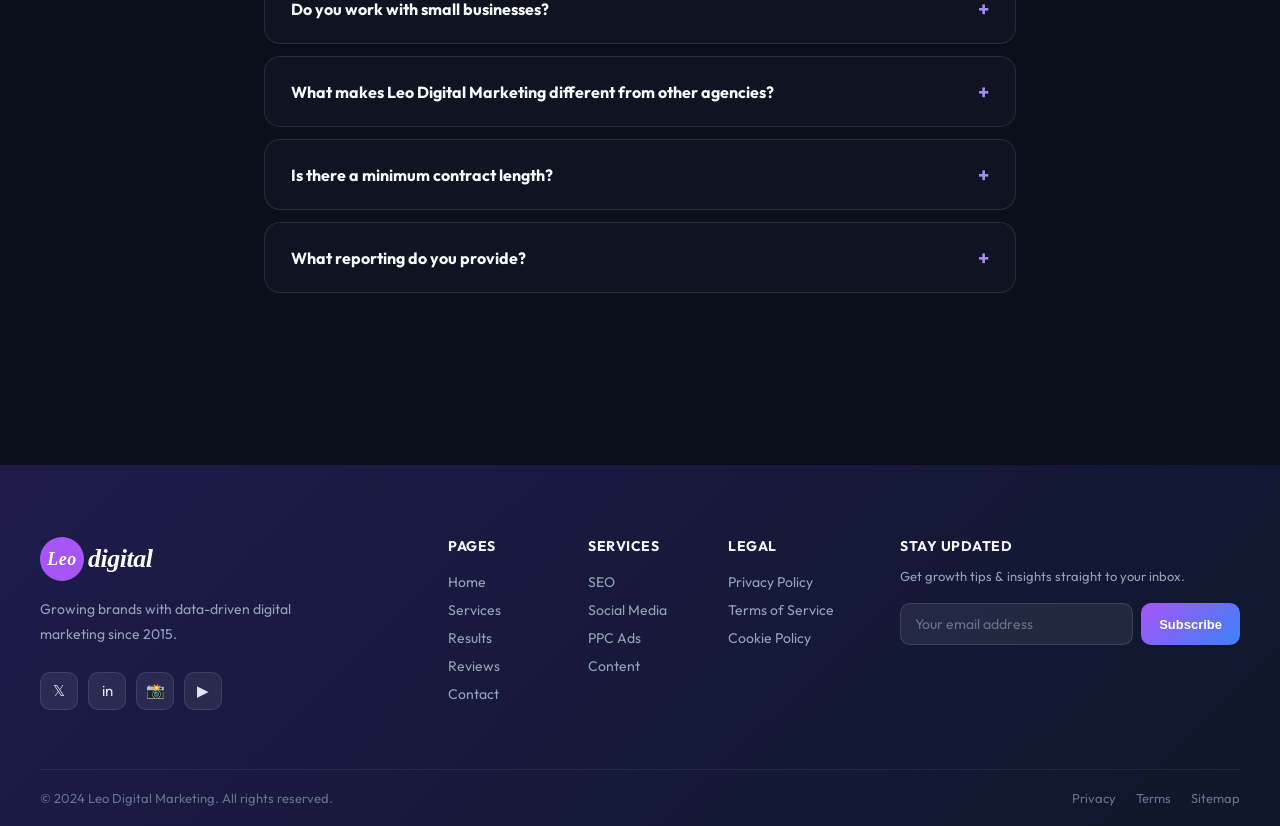
<file: contact.html>
<!DOCTYPE html>
<html lang="en">
<head>
  <meta charset="UTF-8"/>
  <meta name="viewport" content="width=device-width,initial-scale=1.0"/>
  <meta name="description" content="Contact Leo Digital Marketing – Book a free strategy call and let our experts craft a digital marketing plan to grow your brand."/>
  <title>Contact Us | Leo Digital Marketing Digital Marketing</title>
  <link rel="preconnect" href="https://fonts.googleapis.com"/>
  <link href="https://fonts.googleapis.com/css2?family=Outfit:wght@300;400;500;600;700;800&display=swap" rel="stylesheet"/>
  <link rel="stylesheet" href="style.css"/>
  <style>

    /* HERO */

    .con-hero { position:relative;z-index:1;padding:160px 24px 70px;text-align:center;max-width:760px;margin:0 auto; }
    .con-page-title { font-size:clamp(38px,5vw,64px);font-weight:800;line-height:1.1;margin-bottom:18px;color:var(--text); }
    .con-page-sub { font-size:17px;color:var(--muted);line-height:1.7;max-width:540px;margin:0 auto 40px; }

    /* MAIN WRAPPER */
    .con-section { max-width:1160px;margin:0 auto;padding:0 24px 100px;display:grid;grid-template-columns:1fr 1.25fr;gap:60px;align-items:start; }

    /* LEFT – INFO PANEL */
    .con-info { display:flex;flex-direction:column;gap:0; }
    .con-info-header { margin-bottom:36px; }
    .con-info-title { font-size:30px;font-weight:800;color:var(--text);line-height:1.2;margin-bottom:10px; }
    .con-info-sub { font-size:15px;color:var(--muted);line-height:1.7; }

    .info-card {
      background:var(--glass-bg);
      backdrop-filter:blur(20px);-webkit-backdrop-filter:blur(20px);
      border:1px solid var(--glass-border);
      border-radius:18px;padding:24px;margin-bottom:16px;
      display:flex;align-items:center;gap:18px;
      transition:border-color .3s,background .3s,transform .3s;
    }
    .info-card:hover { border-color:rgba(168,85,247,0.38);background:rgba(124,58,237,0.06);transform:translateX(6px); }
    .info-icon { width:48px;height:48px;border-radius:14px;background:linear-gradient(135deg,rgba(124,58,237,0.3),rgba(37,99,235,0.2));display:flex;align-items:center;justify-content:center;font-size:22px;flex-shrink:0; }
    .info-text-title { font-size:13px;color:var(--muted);font-weight:600;text-transform:uppercase;letter-spacing:.5px;margin-bottom:4px; }
    .info-text-val { font-size:15px;color:#e2e8f0;font-weight:600; }

    .social-row { display:flex;gap:10px;margin-top:8px; }
    .soc-btn { width:42px;height:42px;border-radius:12px;background:var(--glass-bg);border:1px solid rgba(168,85,247,0.16);display:flex;align-items:center;justify-content:center;font-size:16px;color:var(--muted);text-decoration:none;transition:all .3s; }
    .soc-btn:hover { background:rgba(124,58,237,0.22);border-color:var(--purple);color:#c4b5fd;transform:translateY(-3px); }

    .trust-strip { display:grid;grid-template-columns:repeat(3,1fr);gap:12px;margin-top:20px; }
    .trust-item { background:var(--glass-bg);border:1px solid rgba(255,255,255,0.06);border-radius:14px;padding:16px;text-align:center; }
    .trust-num { font-size:24px;font-weight:800;background:linear-gradient(135deg,#c4b5fd,#67e8f9);-webkit-background-clip:text;background-clip:text;-webkit-text-fill-color:transparent; }
    .trust-lbl { font-size:11px;color:var(--muted);margin-top:2px; }

    /* RIGHT – FORM */
    .con-form-card {
      background:var(--glass-bg);
      backdrop-filter:blur(28px);-webkit-backdrop-filter:blur(28px);
      border:1px solid rgba(168,85,247,0.2);
      border-radius:24px;padding:44px;
      box-shadow:0 20px 60px rgba(0,0,0,0.35);
    }
    .form-title { font-size:22px;font-weight:800;color:var(--text);margin-bottom:6px; }
    .form-sub { font-size:14px;color:var(--muted);margin-bottom:28px; }
    .form-row2 { display:grid;grid-template-columns:1fr 1fr;gap:18px; }
    .fg { display:flex;flex-direction:column;gap:7px;margin-bottom:18px; }
    .fg label { font-size:13px;font-weight:600;color:var(--muted); }
    .fg input, .fg select, .fg textarea {
      padding:13px 15px;border-radius:12px;
      background:var(--glass-bg);
      border:1px solid rgba(168,85,247,0.18);
      color:var(--text);font-family:var(--font);font-size:15px;
      outline:none;transition:border-color .3s,box-shadow .3s;resize:vertical;
    }
    .fg input::placeholder,.fg textarea::placeholder { color:rgba(148,163,184,0.45); }
    .fg input:focus,.fg select:focus,.fg textarea:focus { border-color:#a78bfa;box-shadow:0 0 0 3px rgba(167,139,250,0.15); }
    .fg select option { background:#1e1b4b; }
    .budget-grid { display:grid;grid-template-columns:repeat(3,1fr);gap:8px; }
    .budget-opt { padding:10px;border-radius:10px;border:1px solid rgba(168,85,247,0.18);background:var(--glass-bg);color:var(--muted);font-size:13px;font-weight:600;cursor:pointer;text-align:center;transition:all .3s;font-family:var(--font); }
    .budget-opt:hover,.budget-opt.selected { background:rgba(124,58,237,0.2);border-color:var(--purple);color:#c4b5fd; }
    .submit-btn { width:100%;padding:16px;border-radius:50px;border:none;cursor:pointer;background:linear-gradient(135deg,#7c3aed,#2563eb);color:#fff;font-size:16px;font-weight:700;font-family:var(--font);box-shadow:0 0 28px rgba(168,85,247,0.4);transition:transform .2s,box-shadow .3s;margin-top:8px; }
    .submit-btn:hover { transform:translateY(-3px);box-shadow:0 0 44px rgba(168,85,247,0.6); }
    .form-success { margin-top:16px;padding:14px;border-radius:12px;background:rgba(16,185,129,0.1);border:1px solid rgba(16,185,129,0.3);color:#34d399;font-size:15px;text-align:center; }

    /* FAQ */
    .faq-section { max-width:800px;margin:0 auto;padding:0 24px 100px; }
    .faq-item { background:var(--glass-bg);border:1px solid var(--glass-border);border-radius:16px;margin-bottom:12px;overflow:hidden;transition:border-color .3s; }
    .faq-item.open { border-color:rgba(168,85,247,0.38); }
    .faq-q { padding:22px 26px;font-size:16px;font-weight:700;color:var(--text);cursor:pointer;display:flex;justify-content:space-between;align-items:center;gap:16px; }
    .faq-icon { font-size:20px;color:#a78bfa;transition:transform .3s;flex-shrink:0; }
    .faq-item.open .faq-icon { transform:rotate(45deg); }
    .faq-a { max-height:0;overflow:hidden;transition:max-height .4s ease,padding .3s; }
    .faq-item.open .faq-a { max-height:300px;padding:0 26px 22px; }
    .faq-a p { font-size:14px;color:var(--muted);line-height:1.8; }

    @media(max-width:960px) { .con-section { grid-template-columns:1fr;gap:40px; } }
    @media(max-width:600px) { .form-row2 { grid-template-columns:1fr; } .budget-grid { grid-template-columns:repeat(2,1fr); } .con-form-card { padding:28px 20px; } .trust-strip { grid-template-columns:repeat(2,1fr); } }
  </style>
</head>
<body>
  <!-- Global Loader -->
  <div class="global-loader" id="globalLoader">
    <div class="loader-spinner"></div>
  </div>
  <script>
    window.addEventListener('load', () => {
      const loader = document.getElementById('globalLoader');
      if (loader) {
        loader.style.opacity = '0';
        setTimeout(() => loader.style.display = 'none', 500);
      }
    });
  </script>

  <div class="bg-orbs">
    <div class="orb orb-1"></div><div class="orb orb-2"></div>
    <div class="orb orb-3"></div><div class="orb orb-4"></div>
  </div>

  <!-- Glassmorphism Navbar -->
  <nav class="navbar" id="navbar">
    <div class="nav-container">
      <a href="index.html" class="nav-logo">
        <div class="logo-circle">
            <span class="logo-text-inner">Leo</span>
        </div>
        <span class="logo-text-outer">digital</span>
    </a>
      <ul class="nav-links" id="navLinks">
        <li><a href="index.html" class="nav-link">Home</a></li>
        <li class="nav-item">
          <a href="#" class="nav-link">Company ▾</a>
          <div class="dropdown-menu">
            <a href="about.html" class="dropdown-link">About Us</a>
            <a href="ourwork.html" class="dropdown-link">Our Work</a>
            <a href="expertise.html" class="dropdown-link">Expertise</a>
            <a href="insights.html" class="dropdown-link">Insights</a>
            <a href="news-updates.html" class="dropdown-link">News & Updates</a>
            <a href="career.html" class="dropdown-link">Careers</a>
          </div>
        </li>
        <li><a href="services.html" class="nav-link">Services</a></li>
        <li><a href="results.html" class="nav-link">Results</a></li>
        <li><a href="reviews.html" class="nav-link">Reviews</a></li>
      </ul>
      <a href="contact.html" class="btn-nav" id="navCta">Get Started</a>
      <button class="hamburger" id="hamburger" aria-label="Toggle menu">
        <span></span><span></span><span></span>
      </button>
    </div>
  </nav>

  <!-- Hero -->
  <div class="con-hero">
    <span class="section-tag">🚀 Free Strategy Call</span>
    <h1 class="con-page-title">Let's <span class="gradient-text">Grow Together</span></h1>
    <p class="con-page-sub">Tell us about your brand and goals. Our growth experts will respond within 24 hours with a tailored strategy.</p>
  </div>

  <!-- Main Section -->
  <div class="con-section">

    <!-- Left Info -->
    <div class="con-info reveal">
      <div class="con-info-header">
        <div class="con-info-title">We'd Love to Hear From You</div>
        <div class="con-info-sub">Whether you're just starting out or ready to scale, we'll build the right strategy for your goals.</div>
      </div>

      <div class="info-card">
        <div class="info-icon">📍</div>
        <div>
          <div class="info-text-title">Office</div>
          <div class="info-text-val">123 Growth Avenue, San Francisco, CA 94105</div>
        </div>
      </div>
      <div class="info-card">
        <div class="info-icon">📞</div>
        <div>
          <div class="info-text-title">Phone</div>
          <div class="info-text-val">+1 (800) 555-NEXA</div>
        </div>
      </div>
      <div class="info-card">
        <div class="info-icon">✉️</div>
        <div>
          <div class="info-text-title">Email</div>
          <div class="info-text-val">hello@leodigitalmarketing.com</div>
        </div>
      </div>
      <div class="info-card">
        <div class="info-icon">🕐</div>
        <div>
          <div class="info-text-title">Response Time</div>
          <div class="info-text-val">Within 24 hours, guaranteed</div>
        </div>
      </div>

      <div class="social-row">
        <a href="#" class="soc-btn" aria-label="Twitter">𝕏</a>
        <a href="#" class="soc-btn" aria-label="LinkedIn">in</a>
        <a href="#" class="soc-btn" aria-label="Instagram">📸</a>
        <a href="#" class="soc-btn" aria-label="YouTube">▶</a>
      </div>

      <div class="trust-strip" style="margin-top:28px;">
        <div class="trust-item"><div class="trust-num">500+</div><div class="trust-lbl">Brands Scaled</div></div>
        <div class="trust-item"><div class="trust-num">98%</div><div class="trust-lbl">Retention Rate</div></div>
        <div class="trust-item"><div class="trust-num">12x</div><div class="trust-lbl">Avg. ROI</div></div>
      </div>
    </div>

    <!-- Right Form -->
    <div class="con-form-card reveal">
      <div class="form-title">Send Us a Message</div>
      <div class="form-sub">Fill in the details below and we'll get back to you within 24 hours.</div>
      <form id="contactForm" novalidate>
        <div class="form-row2">
          <div class="fg">
            <label for="fullName">Full Name</label>
            <input type="text" id="fullName" name="fullName" placeholder="John Doe" required/>
          </div>
          <div class="fg">
            <label for="emailAddr">Email Address</label>
            <input type="email" id="emailAddr" name="emailAddr" placeholder="john@company.com" required/>
          </div>
        </div>
        <div class="form-row2">
          <div class="fg">
            <label for="companyName">Company / Brand</label>
            <input type="text" id="companyName" name="companyName" placeholder="Your Company"/>
          </div>
          <div class="fg">
            <label for="phoneNum">Phone (Optional)</label>
            <input type="tel" id="phoneNum" name="phoneNum" placeholder="+1 (555) 000-0000"/>
          </div>
        </div>
        <div class="fg">
          <label for="serviceSelect">Service Interested In</label>
          <select id="serviceSelect" name="serviceSelect">
            <option value="">Choose a service…</option>
            <option>SEO Optimization</option>
            <option>Social Media Marketing</option>
            <option>PPC Advertising</option>
            <option>Content Marketing</option>
            <option>Analytics & Insights</option>
            <option>Email Automation</option>
            <option>Full-Service Package</option>
          </select>
        </div>
        <div class="fg">
          <label>Monthly Budget</label>
          <div class="budget-grid" id="budgetGrid">
            <button type="button" class="budget-opt" data-val="&lt;$2K">&lt; $2K/mo</button>
            <button type="button" class="budget-opt" data-val="$2K-$5K">$2K – $5K</button>
            <button type="button" class="budget-opt" data-val="$5K-$10K">$5K – $10K</button>
            <button type="button" class="budget-opt" data-val="$10K-$25K">$10K – $25K</button>
            <button type="button" class="budget-opt" data-val="$25K+">$25K+</button>
            <button type="button" class="budget-opt" data-val="Custom">Custom</button>
          </div>
        </div>
        <div class="fg">
          <label for="msgArea">Tell Us About Your Goals</label>
          <textarea id="msgArea" name="msgArea" rows="4" placeholder="Share your goals, challenges, and what success looks like for you…"></textarea>
        </div>
        <button type="submit" class="submit-btn" id="submitBtn">Send My Request 🚀</button>
        <div class="form-success hidden" id="formSuccess">✅ Thank you! We'll be in touch within 24 hours.</div>
      </form>
    </div>

  </div>

  <!-- FAQ Section -->
  <div class="section-header reveal" style="max-width:800px;margin:0 auto;padding:0 24px 40px;">
    <span class="section-tag">FAQ</span>
    <h2 class="section-title" style="color:var(--text);">Common <span class="gradient-text">Questions</span></h2>
  </div>
  <div class="faq-section">
    <div class="faq-item reveal">
      <div class="faq-q">How quickly will I see results? <span class="faq-icon">+</span></div>
      <div class="faq-a"><p>Most clients see measurable improvements within the first 60–90 days, with significant growth by month 4–6. SEO typically takes longer (3–6 months), while PPC and social media deliver faster initial wins.</p></div>
    </div>
    <div class="faq-item reveal">
      <div class="faq-q">Do you work with small businesses? <span class="faq-icon">+</span></div>
      <div class="faq-a"><p>Absolutely. We work with businesses of all sizes — from early-stage startups to Fortune 500 enterprises. We tailor our strategies and budgets to match your specific stage and goals.</p></div>
    </div>
    <div class="faq-item reveal">
      <div class="faq-q">What makes Leo Digital Marketing different from other agencies? <span class="faq-icon">+</span></div>
      <div class="faq-a"><p>We're obsessively data-driven, fully transparent, and treat your goals as our own. Every strategy is custom-built — no cookie-cutter templates. Plus, we offer a 90-day ROI guarantee on all campaigns.</p></div>
    </div>
    <div class="faq-item reveal">
      <div class="faq-q">Is there a minimum contract length? <span class="faq-icon">+</span></div>
      <div class="faq-a"><p>We recommend a minimum of 3 months to see meaningful results, but we don't lock you into long contracts. We earn your business month-to-month through performance.</p></div>
    </div>
    <div class="faq-item reveal">
      <div class="faq-q">What reporting do you provide? <span class="faq-icon">+</span></div>
      <div class="faq-a"><p>You'll receive a live dashboard with real-time KPIs, plus detailed monthly performance reports covering traffic, leads, conversions, ROI, and strategic recommendations for the next month.</p></div>
    </div>
  </div>

  <!-- Footer -->
  <footer class="footer">
    <div class="footer-inner">
      <div class="footer-brand">
        <div class="footer-logo">
        <div class="logo-circle">
            <span class="logo-text-inner">Leo</span>
        </div>
        <span class="logo-text-outer">digital</span>
    </div>
        <p class="footer-tagline">Growing brands with data-driven digital marketing since 2015.</p>
        <div class="footer-socials">
          <a href="#" class="fsoc-btn" aria-label="Twitter">𝕏</a>
          <a href="#" class="fsoc-btn" aria-label="LinkedIn">in</a>
          <a href="#" class="fsoc-btn" aria-label="Instagram">📸</a>
          <a href="#" class="fsoc-btn" aria-label="YouTube">▶</a>
        </div>
      </div>
      <div class="footer-links">
        <div class="fl-col">
          <h4>Pages</h4>
          <a href="index.html">Home</a>
          <a href="services.html">Services</a>
          <a href="results.html">Results</a>
          <a href="reviews.html">Reviews</a>
          <a href="contact.html">Contact</a>
        </div>
        <div class="fl-col">
          <h4>Services</h4>
          <a href="services.html">SEO</a>
          <a href="services.html">Social Media</a>
          <a href="services.html">PPC Ads</a>
          <a href="services.html">Content</a>
        </div>
        <div class="fl-col">
          <h4>Legal</h4>
          <a href="#">Privacy Policy</a>
          <a href="#">Terms of Service</a>
          <a href="#">Cookie Policy</a>
        </div>
      </div>
      <div class="footer-newsletter">
        <h4>Stay Updated</h4>
        <p>Get growth tips & insights straight to your inbox.</p>
        <form class="newsletter-form" id="newsletterForm" onsubmit="handleNewsletter(event)">
          <input type="email" id="nlEmail" placeholder="Your email address"/>
          <button type="submit" class="btn-newsletter">Subscribe</button>
        </form>
        <div class="newsletter-success hidden" id="nlSuccess">✅ You're subscribed!</div>
      </div>
    </div>
    <div class="footer-bottom">
      <p>© 2024 Leo Digital Marketing. All rights reserved.</p>
      <div class="footer-bottom-links">
        <a href="#">Privacy</a><a href="#">Terms</a><a href="#">Sitemap</a>
      </div>
    </div>
  </footer>

  <script>
    // Navbar
    const navbar = document.getElementById('navbar');
    window.addEventListener('scroll', () => navbar.classList.toggle('scrolled', window.scrollY > 50));
    document.getElementById('hamburger').addEventListener('click', () => {
      document.getElementById('navLinks').classList.toggle('open');
    });
    // Budget selector
    document.querySelectorAll('.budget-opt').forEach(btn => {
      btn.addEventListener('click', () => {
        document.querySelectorAll('.budget-opt').forEach(b => b.classList.remove('selected'));
        btn.classList.add('selected');
      });
    });
    // Contact form
    document.getElementById('contactForm').addEventListener('submit', function(e) {
      e.preventDefault();
      document.getElementById('formSuccess').classList.remove('hidden');
      this.reset();
      document.querySelectorAll('.budget-opt').forEach(b => b.classList.remove('selected'));
    });
    // FAQ accordion
    document.querySelectorAll('.faq-item').forEach(item => {
      item.querySelector('.faq-q').addEventListener('click', () => {
        const isOpen = item.classList.contains('open');
        document.querySelectorAll('.faq-item').forEach(i => i.classList.remove('open'));
        if (!isOpen) item.classList.add('open');
      });
    });
    // Scroll reveal
    const obs = new IntersectionObserver(entries => {
      entries.forEach(e => { if(e.isIntersecting) e.target.classList.add('visible'); });
    }, { threshold: 0.1 });
    document.querySelectorAll('.reveal').forEach(el => obs.observe(el));
    // Newsletter
    function handleNewsletter(e) {
      e.preventDefault();
      document.getElementById('nlSuccess').classList.remove('hidden');
      document.getElementById('newsletterForm').reset();
    }
    // Orb parallax
    window.addEventListener('mousemove', e => {
      const x = (e.clientX/window.innerWidth-0.5)*20;
      const y = (e.clientY/window.innerHeight-0.5)*20;
      document.querySelectorAll('.orb').forEach((orb,i) => {
        orb.style.transform = `translate(${x*(i+1)*.4}px,${y*(i+1)*.4}px)`;
      });
    });
  </script>
</body>
</html>
</file>
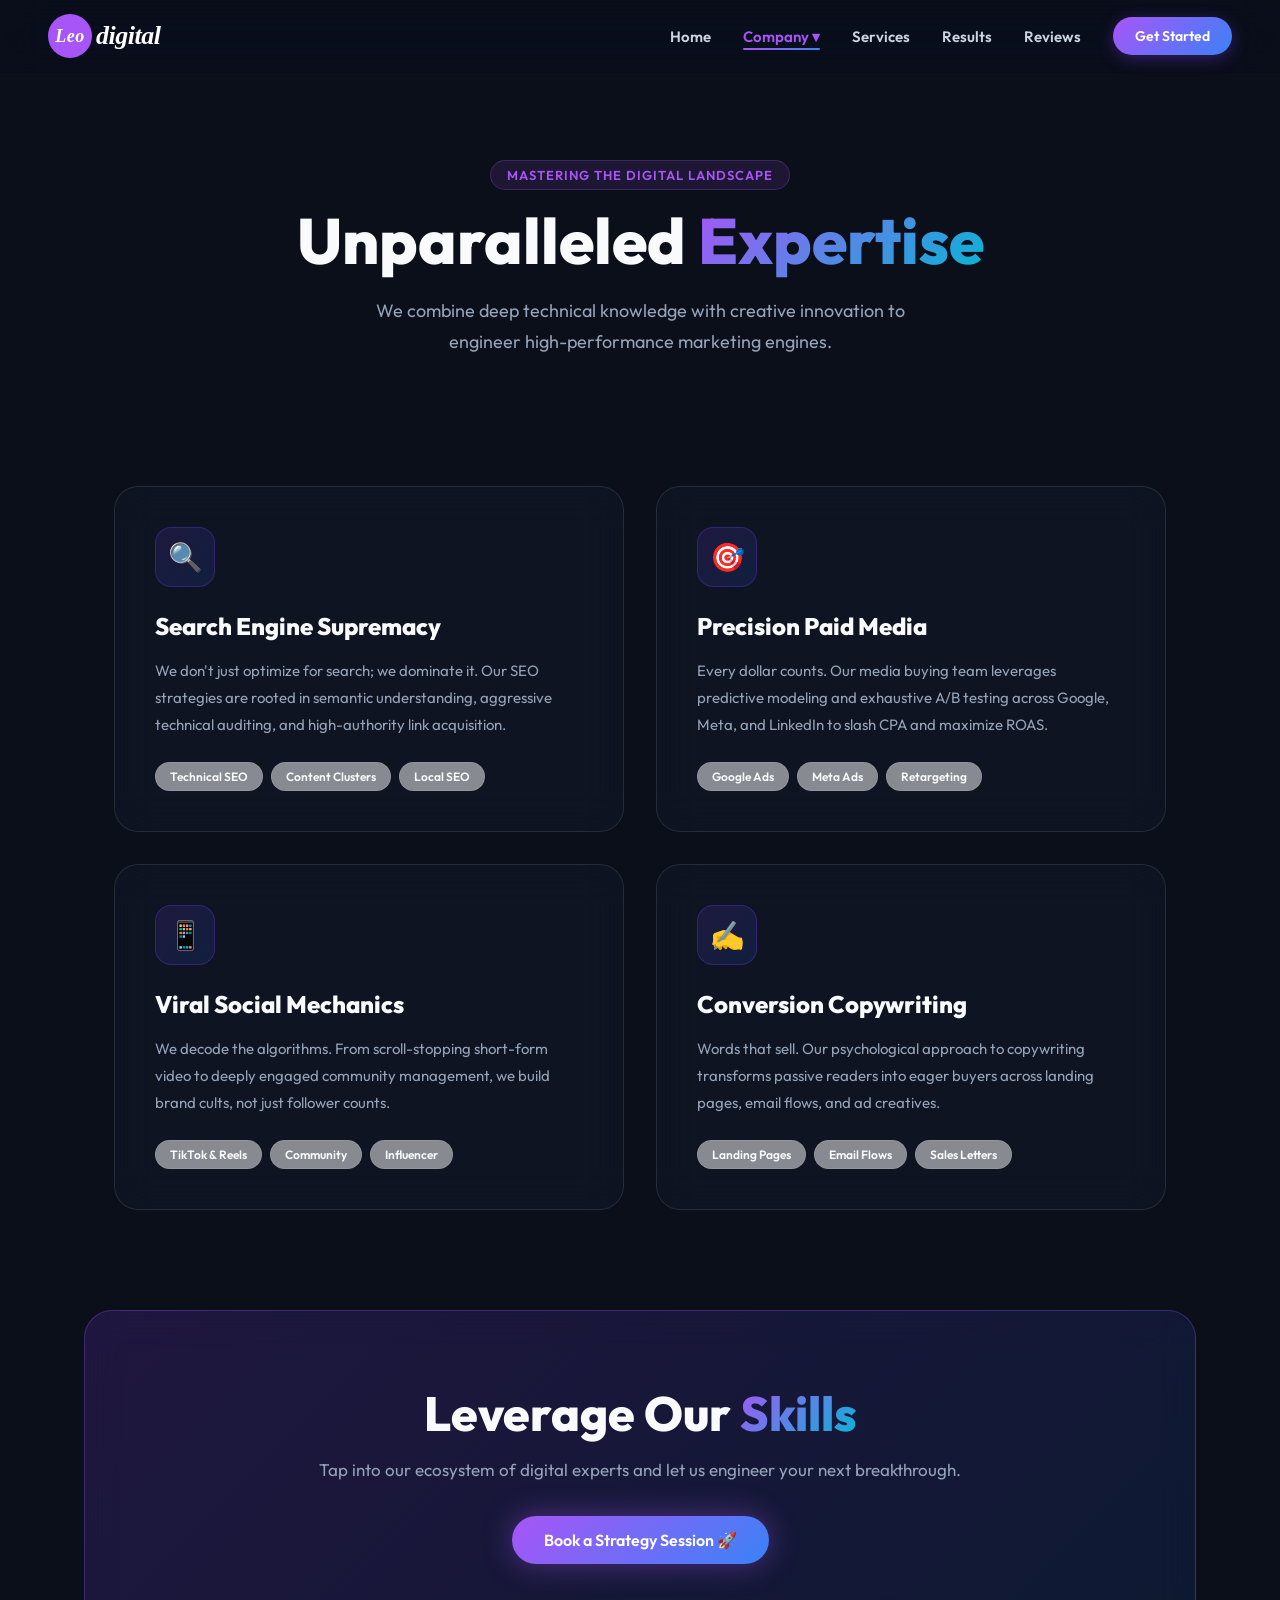
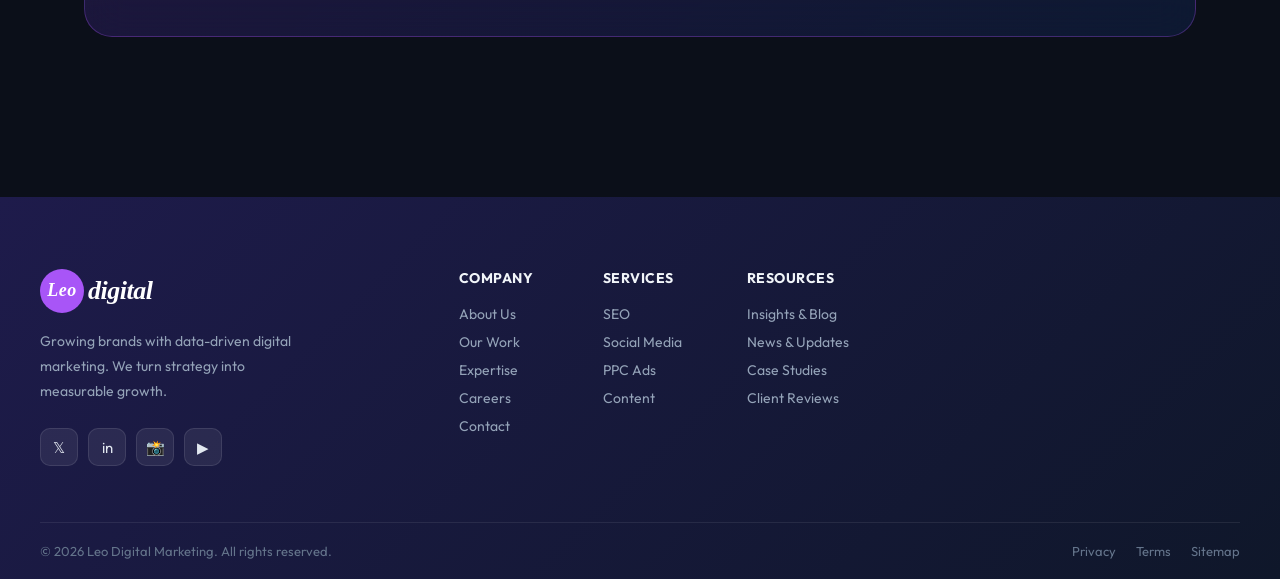
<file: expertise.html>
<!DOCTYPE html>
<html lang="en">
<head>
  <meta charset="UTF-8"/>
  <meta name="viewport" content="width=device-width,initial-scale=1.0"/>
  <title>Our Expertise | Leo Digital Marketing</title>
  <link rel="preconnect" href="https://fonts.googleapis.com"/>
  <link href="https://fonts.googleapis.com/css2?family=Outfit:wght@300;400;500;600;700;800&display=swap" rel="stylesheet"/>
  <link rel="stylesheet" href="style.css"/>
  <style>
    /* PAGE SPECIFIC STYLES */
    .exp-hero {
      position:relative; z-index:1; padding:160px 24px 80px; text-align:center; max-width:820px; margin:0 auto;
    }
    .exp-page-title {
      font-size:clamp(38px,5vw,66px); font-weight:800; line-height:1.1; margin-bottom:20px; color:var(--text);
    }
    .exp-page-sub {
      font-size:18px; color:var(--muted); line-height:1.7; max-width:580px; margin:0 auto 48px;
    }
    
    .exp-grid {
      display: grid; grid-template-columns: repeat(2, 1fr); gap: 32px; max-width: 1100px; margin: 0 auto 100px; padding: 0 24px;
    }
    .exp-card {
      background: var(--glass-bg); backdrop-filter: blur(20px); -webkit-backdrop-filter: blur(20px);
      border: 1px solid var(--glass-border); border-radius: 24px; padding: 40px;
      transition: transform 0.3s, box-shadow 0.3s;
    }
    .exp-card:hover {
      transform: translateY(-8px); box-shadow: 0 20px 60px rgba(124,58,237,0.15); border-color: rgba(168,85,247,0.3);
    }
    .exp-icon {
      width: 60px; height: 60px; border-radius: 16px; background: linear-gradient(135deg, rgba(124,58,237,0.15), rgba(37,99,235,0.15));
      display: flex; align-items: center; justify-content: center; font-size: 28px; margin-bottom: 24px; border: 1px solid rgba(124,58,237,0.3);
    }
    .exp-title {
      font-size: 24px; font-weight: 800; color: var(--text); margin-bottom: 16px;
    }
    .exp-desc {
      font-size: 15px; color: var(--muted); line-height: 1.8; margin-bottom: 24px;
    }
    .exp-tags {
      display: flex; gap: 8px; flex-wrap: wrap;
    }
    .exp-tag {
      padding: 6px 14px; border-radius: 50px; font-size: 12px; font-weight: 600;
      background: rgba(255,255,255,0.5); border: 1px solid var(--glass-border); color: var(--text);
    }
    @media(max-width:768px) {
      .exp-grid { grid-template-columns: 1fr; }
    }
  </style>
</head>
<body>
  <!-- Global Loader -->
  <div class="global-loader" id="globalLoader">
    <div class="loader-spinner"></div>
  </div>
  <script>
    window.addEventListener('load', () => {
      const loader = document.getElementById('globalLoader');
      if (loader) {
        loader.style.opacity = '0';
        setTimeout(() => loader.style.display = 'none', 500);
      }
    });
  </script>
  
  <!-- Navigation -->
  <nav class="navbar" id="navbar">
    <div class="nav-container">
      <a href="index.html" class="nav-logo">
        <div class="logo-circle">
            <span class="logo-text-inner">Leo</span>
        </div>
        <span class="logo-text-outer">digital</span>
    </a>
      <ul class="nav-links" id="navLinks">
        <li><a href="index.html" class="nav-link">Home</a></li>
        <li class="nav-item">
          <a href="#" class="nav-link active">Company ▾</a>
          <div class="dropdown-menu">
            <a href="about.html" class="dropdown-link">About Us</a>
            <a href="ourwork.html" class="dropdown-link">Our Work</a>
            <a href="expertise.html" class="dropdown-link">Expertise</a>
            <a href="insights.html" class="dropdown-link">Insights</a>
            <a href="news-updates.html" class="dropdown-link">News & Updates</a>
            <a href="career.html" class="dropdown-link">Careers</a>
          </div>
        </li>
        <li><a href="services.html" class="nav-link">Services</a></li>
        <li><a href="results.html" class="nav-link">Results</a></li>
        <li><a href="reviews.html" class="nav-link">Reviews</a></li>
      </ul>
      <a href="contact.html" class="btn-nav" id="navCta">Get Started</a>
      <button class="hamburger" id="hamburger" aria-label="Toggle menu">
        <span></span><span></span><span></span>
      </button>
    </div>
  </nav>

  <!-- Hero Section -->
  <div class="exp-hero">
    <span class="section-tag">Mastering The Digital Landscape</span>
    <h1 class="exp-page-title">Unparalleled <span class="gradient-text">Expertise</span></h1>
    <p class="exp-page-sub">We combine deep technical knowledge with creative innovation to engineer high-performance marketing engines.</p>
  </div>

  <!-- Expertise Grid -->
  <div class="exp-grid">
    <div class="exp-card reveal">
      <div class="exp-icon">🔍</div>
      <h2 class="exp-title">Search Engine Supremacy</h2>
      <p class="exp-desc">We don't just optimize for search; we dominate it. Our SEO strategies are rooted in semantic understanding, aggressive technical auditing, and high-authority link acquisition.</p>
      <div class="exp-tags">
        <span class="exp-tag">Technical SEO</span><span class="exp-tag">Content Clusters</span><span class="exp-tag">Local SEO</span>
      </div>
    </div>
    
    <div class="exp-card reveal">
      <div class="exp-icon">🎯</div>
      <h2 class="exp-title">Precision Paid Media</h2>
      <p class="exp-desc">Every dollar counts. Our media buying team leverages predictive modeling and exhaustive A/B testing across Google, Meta, and LinkedIn to slash CPA and maximize ROAS.</p>
      <div class="exp-tags">
        <span class="exp-tag">Google Ads</span><span class="exp-tag">Meta Ads</span><span class="exp-tag">Retargeting</span>
      </div>
    </div>

    <div class="exp-card reveal">
      <div class="exp-icon">📱</div>
      <h2 class="exp-title">Viral Social Mechanics</h2>
      <p class="exp-desc">We decode the algorithms. From scroll-stopping short-form video to deeply engaged community management, we build brand cults, not just follower counts.</p>
      <div class="exp-tags">
        <span class="exp-tag">TikTok & Reels</span><span class="exp-tag">Community</span><span class="exp-tag">Influencer</span>
      </div>
    </div>

    <div class="exp-card reveal">
      <div class="exp-icon">✍️</div>
      <h2 class="exp-title">Conversion Copywriting</h2>
      <p class="exp-desc">Words that sell. Our psychological approach to copywriting transforms passive readers into eager buyers across landing pages, email flows, and ad creatives.</p>
      <div class="exp-tags">
        <span class="exp-tag">Landing Pages</span><span class="exp-tag">Email Flows</span><span class="exp-tag">Sales Letters</span>
      </div>
    </div>
  </div>

  <!-- Call to Action -->
  <div style="max-width:1160px;margin:0 auto;padding:0 24px 100px;">
    <div style="background:linear-gradient(135deg,rgba(124,58,237,0.18),rgba(37,99,235,0.12));backdrop-filter:blur(20px);border:1px solid rgba(168,85,247,0.3);border-radius:28px;padding:72px 48px;text-align:center;" class="reveal">
      <h2 style="font-size:clamp(30px,4vw,48px);font-weight:800;color:var(--text);margin-bottom:16px;">Leverage Our <span class="gradient-text">Skills</span></h2>
      <p style="font-size:17px;color:var(--muted);margin-bottom:36px;">Tap into our ecosystem of digital experts and let us engineer your next breakthrough.</p>
      <a href="contact.html" class="btn-primary">Book a Strategy Session 🚀</a>
    </div>
  </div>

  <!-- Footer -->
  <footer class="footer">
    <div class="footer-inner">
      <div class="footer-brand">
        <div class="footer-logo">
        <div class="logo-circle">
            <span class="logo-text-inner">Leo</span>
        </div>
        <span class="logo-text-outer">digital</span>
    </div>
        <p class="footer-tagline">Growing brands with data-driven digital marketing. We turn strategy into measurable growth.</p>
        <div class="footer-socials">
          <a href="#" class="fsoc-btn">𝕏</a><a href="#" class="fsoc-btn">in</a><a href="#" class="fsoc-btn">📸</a><a href="#" class="fsoc-btn">▶</a>
        </div>
      </div>
      <div class="footer-links">
        <div class="fl-col">
          <h4>Company</h4>
          <a href="about.html">About Us</a>
          <a href="ourwork.html">Our Work</a>
          <a href="expertise.html">Expertise</a>
          <a href="career.html">Careers</a>
          <a href="contact.html">Contact</a>
        </div>
        <div class="fl-col">
          <h4>Services</h4>
          <a href="services.html">SEO</a>
          <a href="services.html">Social Media</a>
          <a href="services.html">PPC Ads</a>
          <a href="services.html">Content</a>
        </div>
        <div class="fl-col">
          <h4>Resources</h4>
          <a href="insights.html">Insights & Blog</a>
          <a href="news-updates.html">News & Updates</a>
          <a href="results.html">Case Studies</a>
          <a href="reviews.html">Client Reviews</a>
        </div>
      </div>
    </div>
    <div class="footer-bottom">
      <p>© 2026 Leo Digital Marketing. All rights reserved.</p>
      <div class="footer-bottom-links">
        <a href="#">Privacy</a><a href="#">Terms</a><a href="#">Sitemap</a>
      </div>
    </div>
  </footer>

  <script>
    const navbar = document.getElementById('navbar');
    window.addEventListener('scroll', () => navbar.classList.toggle('scrolled', window.scrollY > 50));
    document.getElementById('hamburger').addEventListener('click', () => {
      document.getElementById('navLinks').classList.toggle('open');
    });
    const obs = new IntersectionObserver(entries => {
      entries.forEach(e => { if(e.isIntersecting) e.target.classList.add('visible'); });
    }, { threshold: 0.1 });
    document.querySelectorAll('.reveal').forEach(el => obs.observe(el));
  </script>
</body>
</html>
</file>
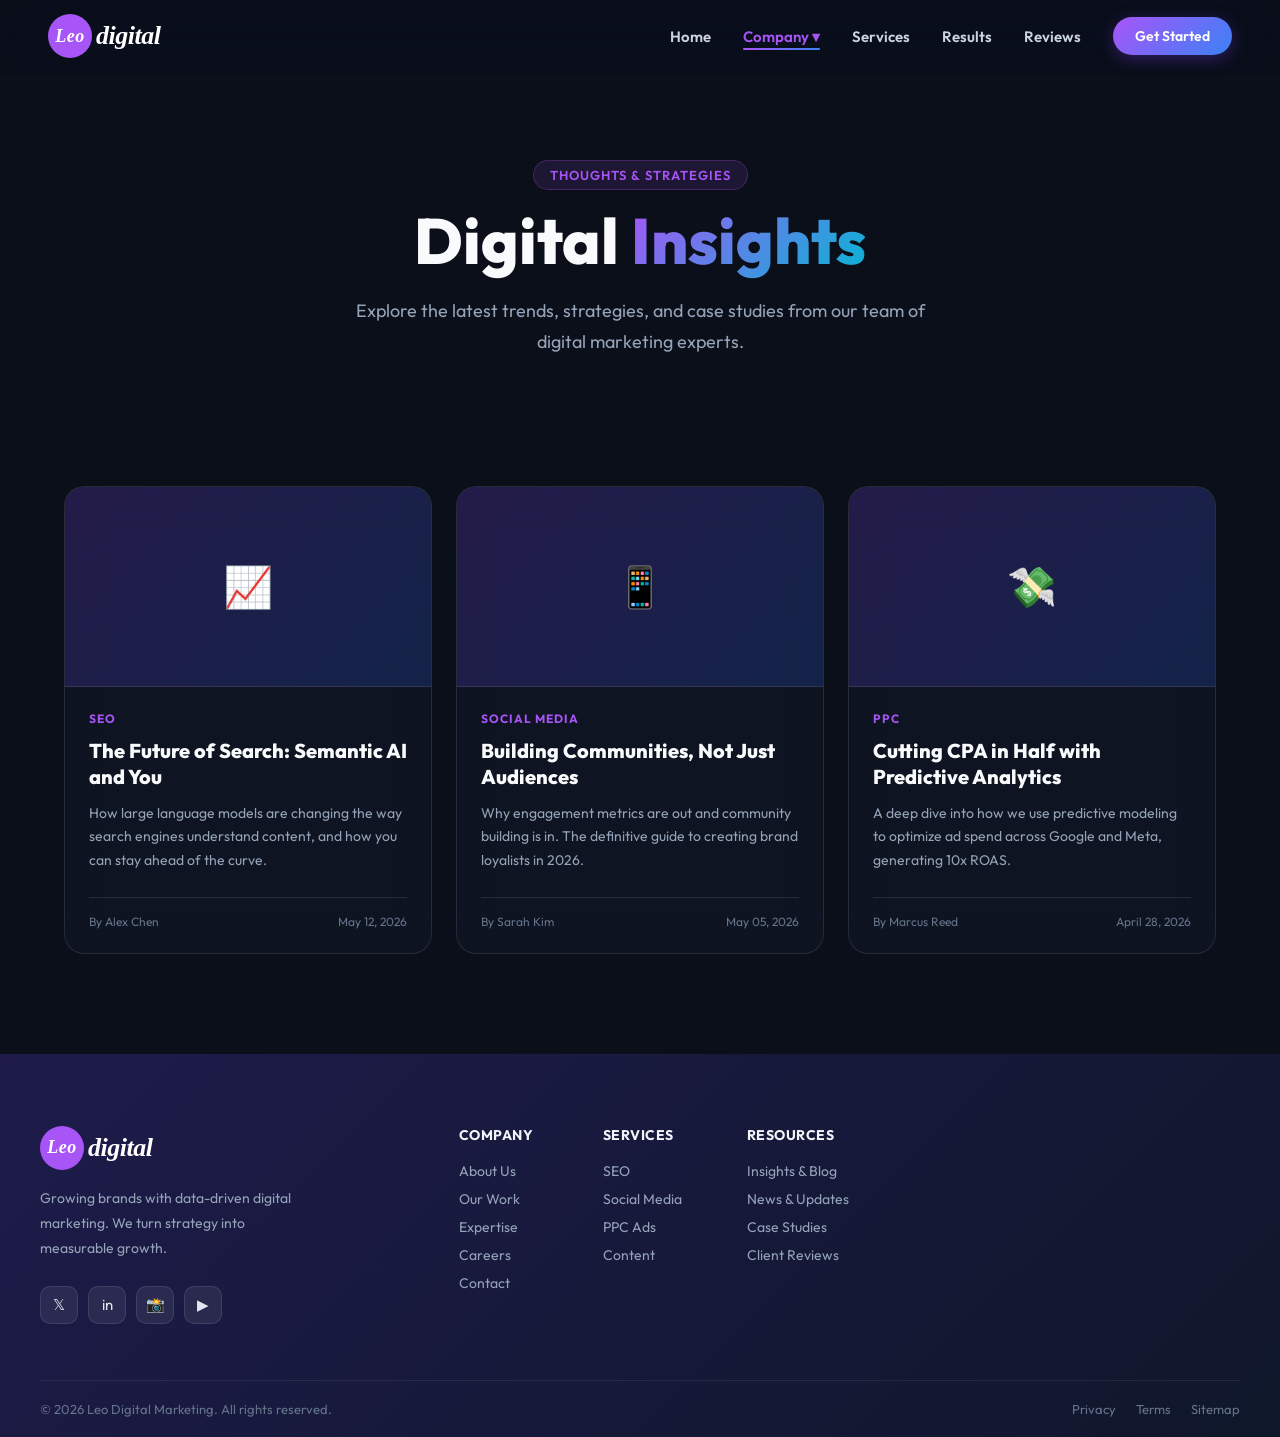
<file: insights.html>
<!DOCTYPE html>
<html lang="en">
<head>
  <meta charset="UTF-8"/>
  <meta name="viewport" content="width=device-width,initial-scale=1.0"/>
  <title>Insights & Blog | Leo Digital Marketing</title>
  <link rel="preconnect" href="https://fonts.googleapis.com"/>
  <link href="https://fonts.googleapis.com/css2?family=Outfit:wght@300;400;500;600;700;800&display=swap" rel="stylesheet"/>
  <link rel="stylesheet" href="style.css"/>
  <style>
    .insights-hero {
      position:relative; z-index:1; padding:160px 24px 80px; text-align:center; max-width:820px; margin:0 auto;
    }
    .insights-page-title {
      font-size:clamp(38px,5vw,66px); font-weight:800; line-height:1.1; margin-bottom:20px; color:var(--text);
    }
    .insights-page-sub {
      font-size:18px; color:var(--muted); line-height:1.7; max-width:580px; margin:0 auto 48px;
    }
    
    .blog-grid {
      display: grid; grid-template-columns: repeat(3, 1fr); gap: 24px; max-width: 1200px; margin: 0 auto 100px; padding: 0 24px;
    }
    .blog-card {
      background: var(--glass-bg); backdrop-filter: blur(20px); -webkit-backdrop-filter: blur(20px);
      border: 1px solid var(--glass-border); border-radius: 20px; overflow: hidden;
      transition: transform 0.3s, box-shadow 0.3s;
      display: flex; flex-direction: column;
    }
    .blog-card:hover {
      transform: translateY(-8px); box-shadow: 0 20px 60px rgba(124,58,237,0.15); border-color: rgba(168,85,247,0.3);
    }
    .blog-img {
      height: 200px; background: linear-gradient(135deg, rgba(124,58,237,0.2), rgba(37,99,235,0.2));
      display: flex; align-items: center; justify-content: center; font-size: 40px; border-bottom: 1px solid var(--glass-border);
    }
    .blog-content {
      padding: 24px; display: flex; flex-direction: column; flex: 1;
    }
    .blog-tag {
      font-size: 12px; font-weight: 700; color: var(--purple); text-transform: uppercase; letter-spacing: 1px; margin-bottom: 12px;
    }
    .blog-title {
      font-size: 20px; font-weight: 800; color: var(--text); margin-bottom: 12px; line-height: 1.3;
    }
    .blog-desc {
      font-size: 14px; color: var(--muted); line-height: 1.7; margin-bottom: 24px; flex: 1;
    }
    .blog-meta {
      display: flex; align-items: center; justify-content: space-between; font-size: 12px; color: #64748b;
      padding-top: 16px; border-top: 1px solid var(--glass-border);
    }
    @media(max-width:1024px) { .blog-grid { grid-template-columns: repeat(2, 1fr); } }
    @media(max-width:768px) { .blog-grid { grid-template-columns: 1fr; } }
  </style>
</head>
<body>
  <!-- Global Loader -->
  <div class="global-loader" id="globalLoader">
    <div class="loader-spinner"></div>
  </div>
  <script>
    window.addEventListener('load', () => {
      const loader = document.getElementById('globalLoader');
      if (loader) {
        loader.style.opacity = '0';
        setTimeout(() => loader.style.display = 'none', 500);
      }
    });
  </script>
  
  <nav class="navbar" id="navbar">
    <div class="nav-container">
      <a href="index.html" class="nav-logo">
        <div class="logo-circle">
            <span class="logo-text-inner">Leo</span>
        </div>
        <span class="logo-text-outer">digital</span>
    </a>
      <ul class="nav-links" id="navLinks">
        <li><a href="index.html" class="nav-link">Home</a></li>
        <li class="nav-item">
          <a href="#" class="nav-link active">Company ▾</a>
          <div class="dropdown-menu">
            <a href="about.html" class="dropdown-link">About Us</a>
            <a href="ourwork.html" class="dropdown-link">Our Work</a>
            <a href="expertise.html" class="dropdown-link">Expertise</a>
            <a href="insights.html" class="dropdown-link">Insights</a>
            <a href="news-updates.html" class="dropdown-link">News & Updates</a>
            <a href="career.html" class="dropdown-link">Careers</a>
          </div>
        </li>
        <li><a href="services.html" class="nav-link">Services</a></li>
        <li><a href="results.html" class="nav-link">Results</a></li>
        <li><a href="reviews.html" class="nav-link">Reviews</a></li>
      </ul>
      <a href="contact.html" class="btn-nav" id="navCta">Get Started</a>
      <button class="hamburger" id="hamburger" aria-label="Toggle menu">
        <span></span><span></span><span></span>
      </button>
    </div>
  </nav>

  <div class="insights-hero">
    <span class="section-tag">Thoughts & Strategies</span>
    <h1 class="insights-page-title">Digital <span class="gradient-text">Insights</span></h1>
    <p class="insights-page-sub">Explore the latest trends, strategies, and case studies from our team of digital marketing experts.</p>
  </div>

  <div class="blog-grid">
    <div class="blog-card reveal">
      <div class="blog-img">📈</div>
      <div class="blog-content">
        <span class="blog-tag">SEO</span>
        <h2 class="blog-title">The Future of Search: Semantic AI and You</h2>
        <p class="blog-desc">How large language models are changing the way search engines understand content, and how you can stay ahead of the curve.</p>
        <div class="blog-meta"><span>By Alex Chen</span><span>May 12, 2026</span></div>
      </div>
    </div>
    <div class="blog-card reveal">
      <div class="blog-img">📱</div>
      <div class="blog-content">
        <span class="blog-tag">Social Media</span>
        <h2 class="blog-title">Building Communities, Not Just Audiences</h2>
        <p class="blog-desc">Why engagement metrics are out and community building is in. The definitive guide to creating brand loyalists in 2026.</p>
        <div class="blog-meta"><span>By Sarah Kim</span><span>May 05, 2026</span></div>
      </div>
    </div>
    <div class="blog-card reveal">
      <div class="blog-img">💸</div>
      <div class="blog-content">
        <span class="blog-tag">PPC</span>
        <h2 class="blog-title">Cutting CPA in Half with Predictive Analytics</h2>
        <p class="blog-desc">A deep dive into how we use predictive modeling to optimize ad spend across Google and Meta, generating 10x ROAS.</p>
        <div class="blog-meta"><span>By Marcus Reed</span><span>April 28, 2026</span></div>
      </div>
    </div>
  </div>

  <footer class="footer">
    <div class="footer-inner">
      <div class="footer-brand">
        <div class="footer-logo">
        <div class="logo-circle">
            <span class="logo-text-inner">Leo</span>
        </div>
        <span class="logo-text-outer">digital</span>
    </div>
        <p class="footer-tagline">Growing brands with data-driven digital marketing. We turn strategy into measurable growth.</p>
        <div class="footer-socials">
          <a href="#" class="fsoc-btn">𝕏</a><a href="#" class="fsoc-btn">in</a><a href="#" class="fsoc-btn">📸</a><a href="#" class="fsoc-btn">▶</a>
        </div>
      </div>
      <div class="footer-links">
        <div class="fl-col">
          <h4>Company</h4>
          <a href="about.html">About Us</a>
          <a href="ourwork.html">Our Work</a>
          <a href="expertise.html">Expertise</a>
          <a href="career.html">Careers</a>
          <a href="contact.html">Contact</a>
        </div>
        <div class="fl-col">
          <h4>Services</h4>
          <a href="services.html">SEO</a>
          <a href="services.html">Social Media</a>
          <a href="services.html">PPC Ads</a>
          <a href="services.html">Content</a>
        </div>
        <div class="fl-col">
          <h4>Resources</h4>
          <a href="insights.html">Insights & Blog</a>
          <a href="news-updates.html">News & Updates</a>
          <a href="results.html">Case Studies</a>
          <a href="reviews.html">Client Reviews</a>
        </div>
      </div>
    </div>
    <div class="footer-bottom">
      <p>© 2026 Leo Digital Marketing. All rights reserved.</p>
      <div class="footer-bottom-links">
        <a href="#">Privacy</a><a href="#">Terms</a><a href="#">Sitemap</a>
      </div>
    </div>
  </footer>

  <script>
    const navbar = document.getElementById('navbar');
    window.addEventListener('scroll', () => navbar.classList.toggle('scrolled', window.scrollY > 50));
    document.getElementById('hamburger').addEventListener('click', () => {
      document.getElementById('navLinks').classList.toggle('open');
    });
    const obs = new IntersectionObserver(entries => {
      entries.forEach(e => { if(e.isIntersecting) e.target.classList.add('visible'); });
    }, { threshold: 0.1 });
    document.querySelectorAll('.reveal').forEach(el => obs.observe(el));
  </script>
</body>
</html>
</file>
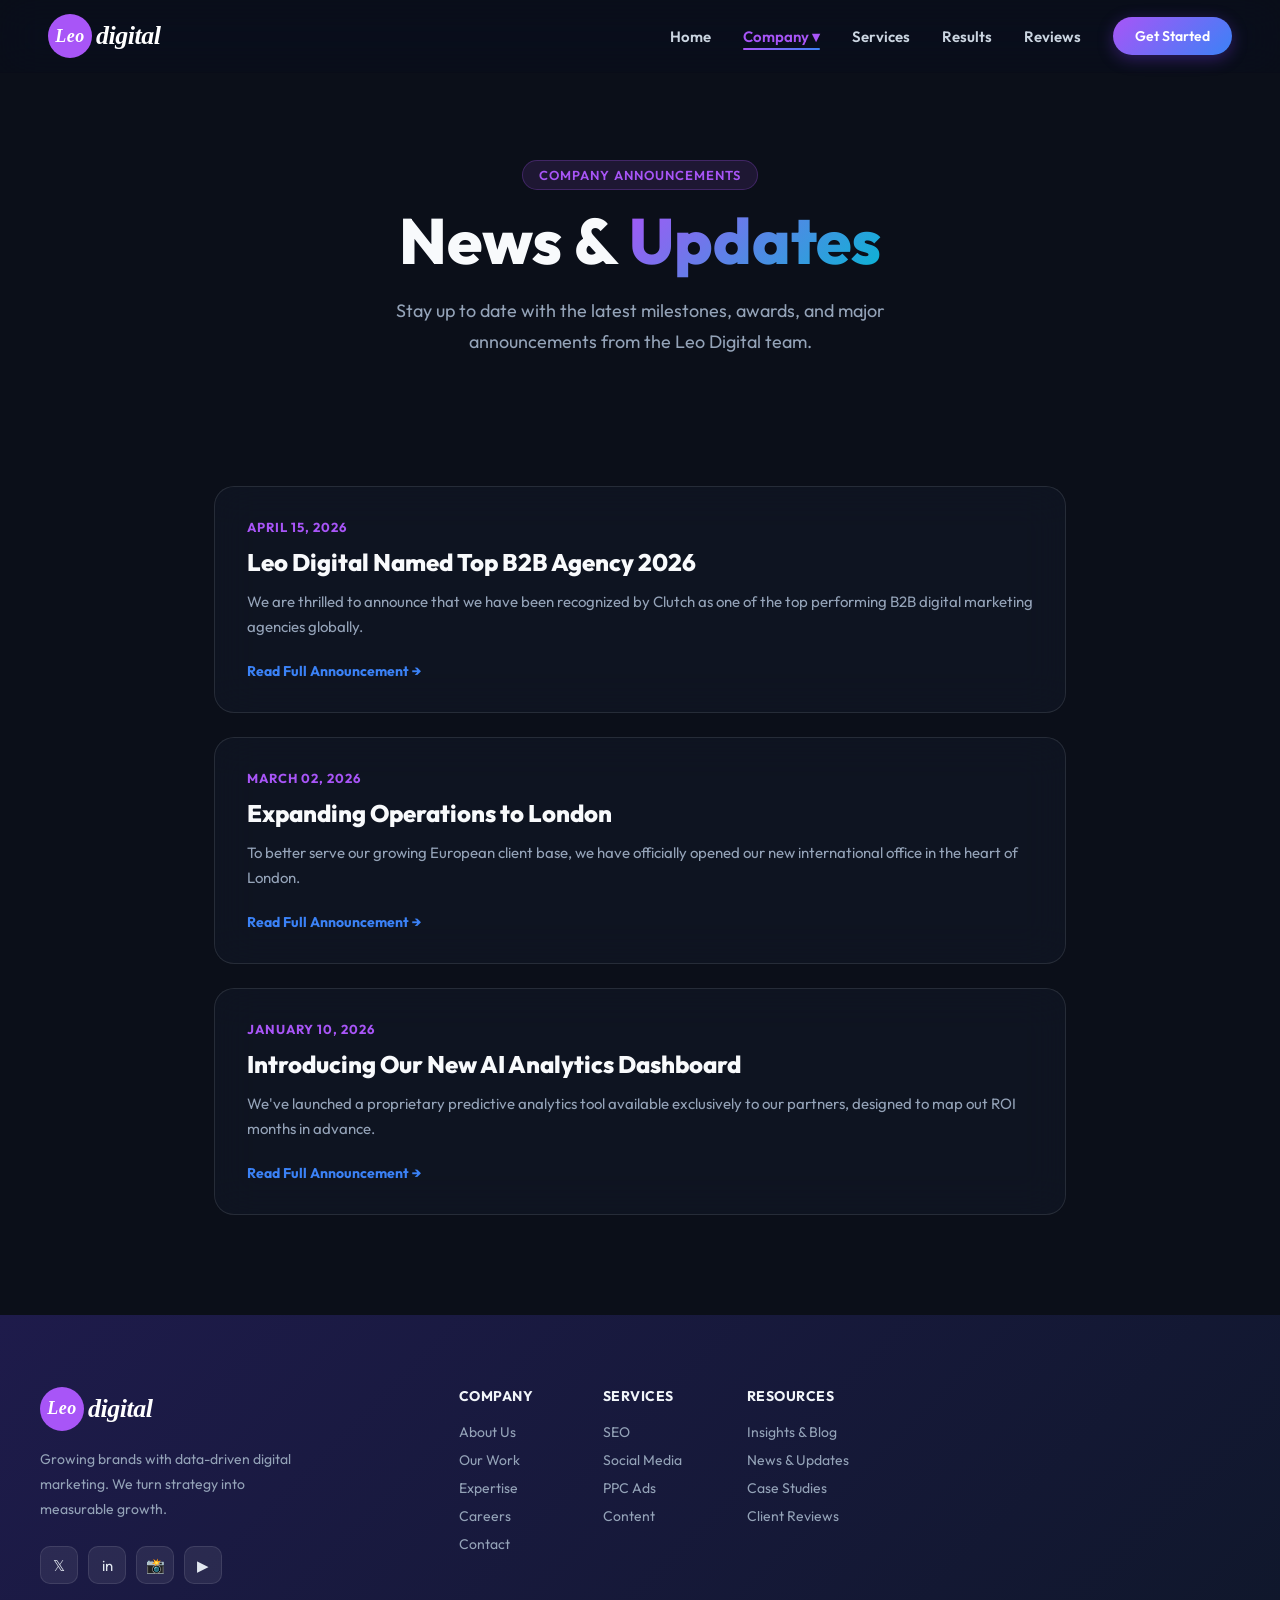
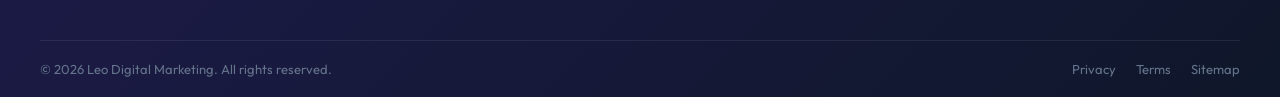
<file: news-updates.html>
<!DOCTYPE html>
<html lang="en">
<head>
  <meta charset="UTF-8"/>
  <meta name="viewport" content="width=device-width,initial-scale=1.0"/>
  <title>News & Updates | Leo Digital Marketing</title>
  <link rel="preconnect" href="https://fonts.googleapis.com"/>
  <link href="https://fonts.googleapis.com/css2?family=Outfit:wght@300;400;500;600;700;800&display=swap" rel="stylesheet"/>
  <link rel="stylesheet" href="style.css"/>
  <style>
    .news-hero {
      position:relative; z-index:1; padding:160px 24px 80px; text-align:center; max-width:820px; margin:0 auto;
    }
    .news-page-title {
      font-size:clamp(38px,5vw,66px); font-weight:800; line-height:1.1; margin-bottom:20px; color:var(--text);
    }
    .news-page-sub {
      font-size:18px; color:var(--muted); line-height:1.7; max-width:580px; margin:0 auto 48px;
    }
    
    .news-list {
      max-width: 900px; margin: 0 auto 100px; padding: 0 24px; display: flex; flex-direction: column; gap: 24px;
    }
    .news-item {
      background: var(--glass-bg); backdrop-filter: blur(20px); -webkit-backdrop-filter: blur(20px);
      border: 1px solid var(--glass-border); border-radius: 20px; padding: 32px;
      transition: transform 0.3s, box-shadow 0.3s;
    }
    .news-item:hover {
      transform: translateX(8px); box-shadow: 0 10px 40px rgba(124,58,237,0.1); border-color: rgba(168,85,247,0.3);
    }
    .news-date {
      font-size: 13px; font-weight: 700; color: var(--purple); text-transform: uppercase; letter-spacing: 1px; margin-bottom: 12px;
    }
    .news-title {
      font-size: 24px; font-weight: 800; color: var(--text); margin-bottom: 12px;
    }
    .news-desc {
      font-size: 15px; color: var(--muted); line-height: 1.7; margin-bottom: 20px;
    }
    .news-link {
      display: inline-flex; align-items: center; gap: 6px; font-size: 14px; font-weight: 700; color: var(--blue); text-decoration: none;
    }
    .news-link:hover { text-decoration: underline; }
  </style>
</head>
<body>
  <!-- Global Loader -->
  <div class="global-loader" id="globalLoader">
    <div class="loader-spinner"></div>
  </div>
  <script>
    window.addEventListener('load', () => {
      const loader = document.getElementById('globalLoader');
      if (loader) {
        loader.style.opacity = '0';
        setTimeout(() => loader.style.display = 'none', 500);
      }
    });
  </script>
  
  <nav class="navbar" id="navbar">
    <div class="nav-container">
      <a href="index.html" class="nav-logo">
        <div class="logo-circle">
            <span class="logo-text-inner">Leo</span>
        </div>
        <span class="logo-text-outer">digital</span>
    </a>
      <ul class="nav-links" id="navLinks">
        <li><a href="index.html" class="nav-link">Home</a></li>
        <li class="nav-item">
          <a href="#" class="nav-link active">Company ▾</a>
          <div class="dropdown-menu">
            <a href="about.html" class="dropdown-link">About Us</a>
            <a href="ourwork.html" class="dropdown-link">Our Work</a>
            <a href="expertise.html" class="dropdown-link">Expertise</a>
            <a href="insights.html" class="dropdown-link">Insights</a>
            <a href="news-updates.html" class="dropdown-link">News & Updates</a>
            <a href="career.html" class="dropdown-link">Careers</a>
          </div>
        </li>
        <li><a href="services.html" class="nav-link">Services</a></li>
        <li><a href="results.html" class="nav-link">Results</a></li>
        <li><a href="reviews.html" class="nav-link">Reviews</a></li>
      </ul>
      <a href="contact.html" class="btn-nav" id="navCta">Get Started</a>
      <button class="hamburger" id="hamburger" aria-label="Toggle menu">
        <span></span><span></span><span></span>
      </button>
    </div>
  </nav>

  <div class="news-hero">
    <span class="section-tag">Company Announcements</span>
    <h1 class="news-page-title">News & <span class="gradient-text">Updates</span></h1>
    <p class="news-page-sub">Stay up to date with the latest milestones, awards, and major announcements from the Leo Digital team.</p>
  </div>

  <div class="news-list">
    <div class="news-item reveal">
      <div class="news-date">April 15, 2026</div>
      <h2 class="news-title">Leo Digital Named Top B2B Agency 2026</h2>
      <p class="news-desc">We are thrilled to announce that we have been recognized by Clutch as one of the top performing B2B digital marketing agencies globally.</p>
      <a href="#" class="news-link">Read Full Announcement →</a>
    </div>
    <div class="news-item reveal">
      <div class="news-date">March 02, 2026</div>
      <h2 class="news-title">Expanding Operations to London</h2>
      <p class="news-desc">To better serve our growing European client base, we have officially opened our new international office in the heart of London.</p>
      <a href="#" class="news-link">Read Full Announcement →</a>
    </div>
    <div class="news-item reveal">
      <div class="news-date">January 10, 2026</div>
      <h2 class="news-title">Introducing Our New AI Analytics Dashboard</h2>
      <p class="news-desc">We've launched a proprietary predictive analytics tool available exclusively to our partners, designed to map out ROI months in advance.</p>
      <a href="#" class="news-link">Read Full Announcement →</a>
    </div>
  </div>

  <footer class="footer">
    <div class="footer-inner">
      <div class="footer-brand">
        <div class="footer-logo">
        <div class="logo-circle">
            <span class="logo-text-inner">Leo</span>
        </div>
        <span class="logo-text-outer">digital</span>
    </div>
        <p class="footer-tagline">Growing brands with data-driven digital marketing. We turn strategy into measurable growth.</p>
        <div class="footer-socials">
          <a href="#" class="fsoc-btn">𝕏</a><a href="#" class="fsoc-btn">in</a><a href="#" class="fsoc-btn">📸</a><a href="#" class="fsoc-btn">▶</a>
        </div>
      </div>
      <div class="footer-links">
        <div class="fl-col">
          <h4>Company</h4>
          <a href="about.html">About Us</a>
          <a href="ourwork.html">Our Work</a>
          <a href="expertise.html">Expertise</a>
          <a href="career.html">Careers</a>
          <a href="contact.html">Contact</a>
        </div>
        <div class="fl-col">
          <h4>Services</h4>
          <a href="services.html">SEO</a>
          <a href="services.html">Social Media</a>
          <a href="services.html">PPC Ads</a>
          <a href="services.html">Content</a>
        </div>
        <div class="fl-col">
          <h4>Resources</h4>
          <a href="insights.html">Insights & Blog</a>
          <a href="news-updates.html">News & Updates</a>
          <a href="results.html">Case Studies</a>
          <a href="reviews.html">Client Reviews</a>
        </div>
      </div>
    </div>
    <div class="footer-bottom">
      <p>© 2026 Leo Digital Marketing. All rights reserved.</p>
      <div class="footer-bottom-links">
        <a href="#">Privacy</a><a href="#">Terms</a><a href="#">Sitemap</a>
      </div>
    </div>
  </footer>

  <script>
    const navbar = document.getElementById('navbar');
    window.addEventListener('scroll', () => navbar.classList.toggle('scrolled', window.scrollY > 50));
    document.getElementById('hamburger').addEventListener('click', () => {
      document.getElementById('navLinks').classList.toggle('open');
    });
    const obs = new IntersectionObserver(entries => {
      entries.forEach(e => { if(e.isIntersecting) e.target.classList.add('visible'); });
    }, { threshold: 0.1 });
    document.querySelectorAll('.reveal').forEach(el => obs.observe(el));
  </script>
</body>
</html>
</file>
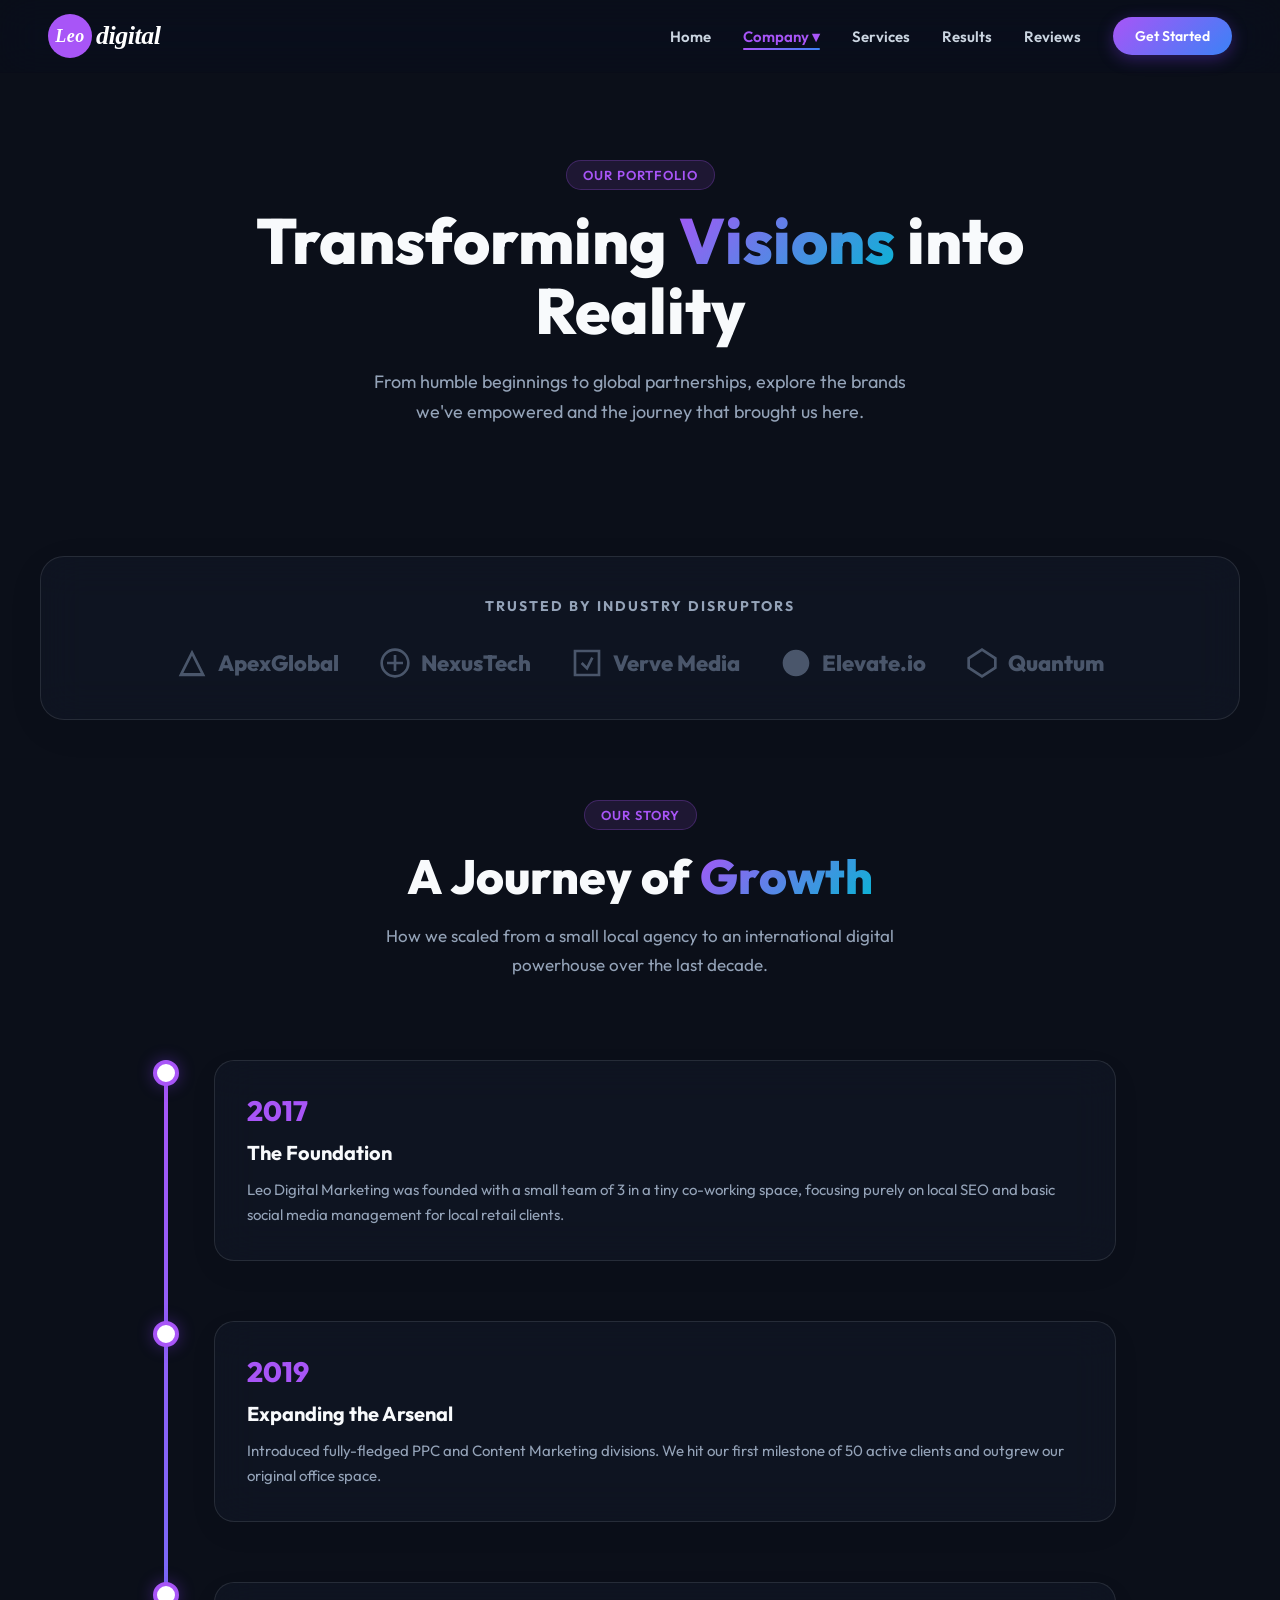
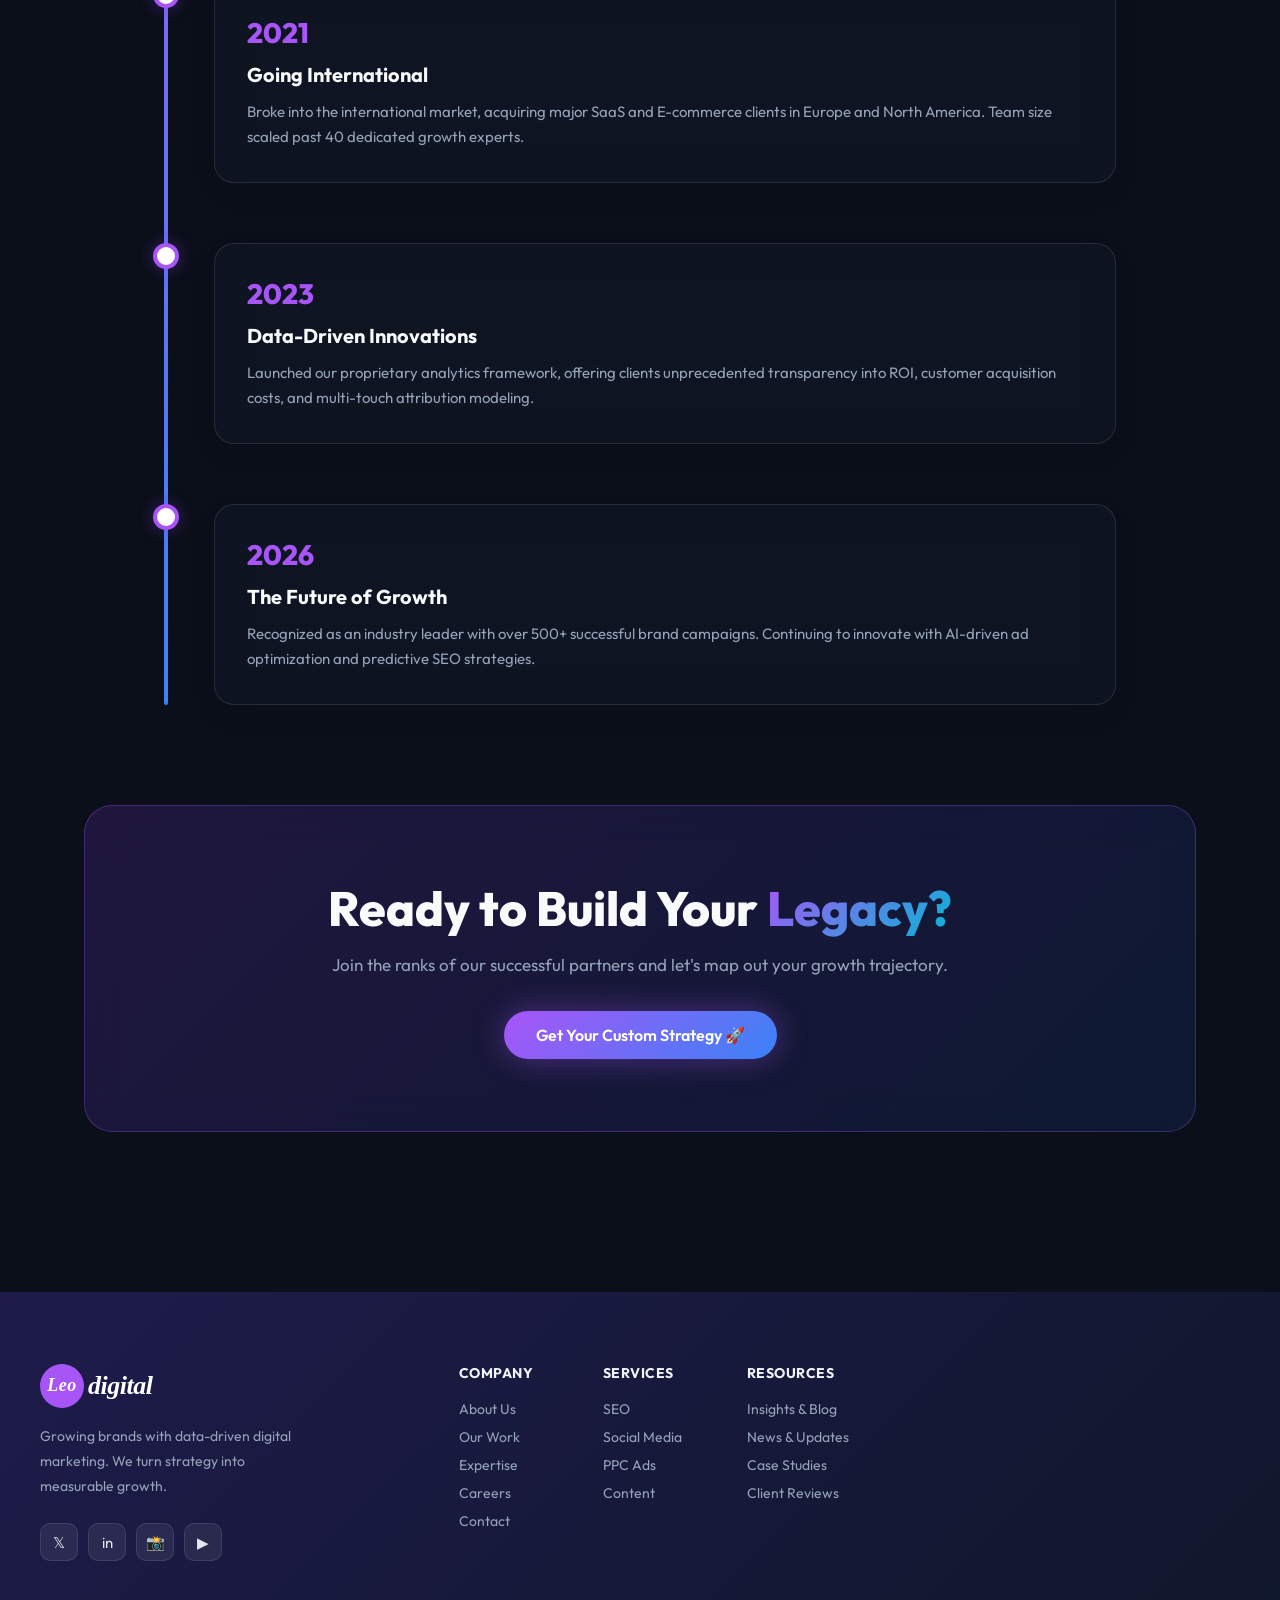
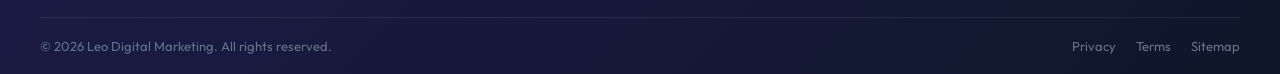
<file: ourwork.html>
<!DOCTYPE html>
<html lang="en">
<head>
  <meta charset="UTF-8"/>
  <meta name="viewport" content="width=device-width,initial-scale=1.0"/>
  <title>Our Work & Journey | Leo Digital Marketing</title>
  <link rel="preconnect" href="https://fonts.googleapis.com"/>
  <link href="https://fonts.googleapis.com/css2?family=Outfit:wght@300;400;500;600;700;800&display=swap" rel="stylesheet"/>
  <link rel="stylesheet" href="style.css"/>
  <style>
    /* PAGE SPECIFIC STYLES */
    .work-hero {
      position:relative; z-index:1; padding:160px 24px 80px; text-align:center; max-width:820px; margin:0 auto;
    }
    .work-page-title {
      font-size:clamp(38px,5vw,66px); font-weight:800; line-height:1.1; margin-bottom:20px; color:var(--text);
    }
    .work-page-sub {
      font-size:18px; color:var(--muted); line-height:1.7; max-width:580px; margin:0 auto 48px;
    }

    /* FAKE LOGOS STRIP */
    .fake-logos {
      max-width: 1200px; margin: 0 auto 80px; padding: 40px 24px;
      background: var(--glass-bg); backdrop-filter: blur(20px); -webkit-backdrop-filter: blur(20px);
      border: 1px solid var(--glass-border); border-radius: 24px;
      text-align: center; box-shadow: 0 10px 40px rgba(0,0,0,0.05);
    }
    .logos-title {
      font-size: 14px; color: var(--muted); text-transform: uppercase; letter-spacing: 2px; font-weight: 700; margin-bottom: 32px;
    }
    .logo-grid {
      display: flex; justify-content: center; gap: 40px; flex-wrap: wrap; align-items: center;
    }
    .fake-logo-item {
      display: flex; align-items: center; gap: 10px; font-size: 22px; font-weight: 800; color: #64748b;
      opacity: 0.7; transition: opacity 0.3s, transform 0.3s; cursor: pointer;
    }
    .fake-logo-item:hover {
      opacity: 1; transform: scale(1.05); color: var(--purple);
    }
    .fake-logo-item svg { width: 32px; height: 32px; fill: currentColor; }

    /* MILESTONE TIMELINE */
    .timeline-section {
      max-width: 1000px; margin: 0 auto; padding: 40px 24px 100px; position: relative;
    }
    .timeline {
      position: relative; padding-left: 50px; margin-top: 40px;
    }
    .timeline::before {
      content: ''; position: absolute; left: 0; top: 0; bottom: 0; width: 4px;
      background: linear-gradient(to bottom, var(--purple), var(--blue)); border-radius: 4px;
    }
    .timeline-item {
      position: relative; margin-bottom: 60px;
    }
    .timeline-item:last-child { margin-bottom: 0; }
    .timeline-dot {
      position: absolute; left: -61px; top: 0; width: 26px; height: 26px;
      background: #fff; border: 4px solid var(--purple); border-radius: 50%;
      box-shadow: 0 0 16px rgba(124, 58, 237, 0.4);
    }
    .timeline-content {
      background: var(--glass-bg); backdrop-filter: blur(20px); border: 1px solid var(--glass-border);
      border-radius: 20px; padding: 32px; box-shadow: 0 10px 30px rgba(0,0,0,0.05);
      transition: transform 0.3s, box-shadow 0.3s;
    }
    .timeline-content:hover {
      transform: translateY(-5px); box-shadow: 0 20px 50px rgba(124, 58, 237, 0.15);
    }
    .timeline-year {
      font-size: 28px; font-weight: 800; color: var(--purple); margin-bottom: 12px; display: inline-block;
    }
    .timeline-title {
      font-size: 20px; font-weight: 700; color: var(--text); margin-bottom: 12px;
    }
    .timeline-desc {
      font-size: 15px; color: var(--muted); line-height: 1.7;
    }
  </style>
</head>
<body>
  <!-- Global Loader -->
  <div class="global-loader" id="globalLoader">
    <div class="loader-spinner"></div>
  </div>
  <script>
    window.addEventListener('load', () => {
      const loader = document.getElementById('globalLoader');
      if (loader) {
        loader.style.opacity = '0';
        setTimeout(() => loader.style.display = 'none', 500);
      }
    });
  </script>
  
  <!-- Navigation -->
  <nav class="navbar" id="navbar">
    <div class="nav-container">
      <a href="index.html" class="nav-logo">
        <div class="logo-circle">
            <span class="logo-text-inner">Leo</span>
        </div>
        <span class="logo-text-outer">digital</span>
    </a>
      <ul class="nav-links" id="navLinks">
        <li><a href="index.html" class="nav-link">Home</a></li>
        <li class="nav-item">
          <a href="#" class="nav-link active">Company ▾</a>
          <div class="dropdown-menu">
            <a href="about.html" class="dropdown-link">About Us</a>
            <a href="ourwork.html" class="dropdown-link">Our Work</a>
            <a href="expertise.html" class="dropdown-link">Expertise</a>
            <a href="insights.html" class="dropdown-link">Insights</a>
            <a href="news-updates.html" class="dropdown-link">News & Updates</a>
            <a href="career.html" class="dropdown-link">Careers</a>
          </div>
        </li>
        <li><a href="services.html" class="nav-link">Services</a></li>
        <li><a href="results.html" class="nav-link">Results</a></li>
        <li><a href="reviews.html" class="nav-link">Reviews</a></li>
      </ul>
      <a href="contact.html" class="btn-nav" id="navCta">Get Started</a>
      <button class="hamburger" id="hamburger" aria-label="Toggle menu">
        <span></span><span></span><span></span>
      </button>
    </div>
  </nav>

  <!-- Hero Section -->
  <div class="work-hero">
    <span class="section-tag">Our Portfolio</span>
    <h1 class="work-page-title">Transforming <span class="gradient-text">Visions</span> into Reality</h1>
    <p class="work-page-sub">From humble beginnings to global partnerships, explore the brands we've empowered and the journey that brought us here.</p>
  </div>

  <!-- Fake Company Logos -->
  <div class="fake-logos reveal">
    <div class="logos-title">Trusted By Industry Disruptors</div>
    <div class="logo-grid">
      <!-- Fake Company 1 -->
      <div class="fake-logo-item">
        <svg viewBox="0 0 24 24"><path d="M12 2L2 22h20L12 2zm0 4.5l6.5 13h-13L12 6.5z"/></svg> ApexGlobal
      </div>
      <!-- Fake Company 2 -->
      <div class="fake-logo-item">
        <svg viewBox="0 0 24 24"><circle cx="12" cy="12" r="10" stroke="currentColor" stroke-width="2" fill="none"/><path d="M12 6v12M6 12h12" stroke="currentColor" stroke-width="2"/></svg> NexusTech
      </div>
      <!-- Fake Company 3 -->
      <div class="fake-logo-item">
        <svg viewBox="0 0 24 24"><path d="M3 3h18v18H3z" fill="none" stroke="currentColor" stroke-width="2"/><path d="M8 12l4 4 4-8" stroke="currentColor" stroke-width="2" fill="none"/></svg> Verve Media
      </div>
      <!-- Fake Company 4 -->
      <div class="fake-logo-item">
        <svg viewBox="0 0 24 24"><path d="M12 22C6.477 22 2 17.523 2 12S6.477 2 12 2s10 4.477 10 10-4.477 10-10 10zm-1-15h2v6h-2V7zm0 8h2v2h-2v-2z"/></svg> Elevate.io
      </div>
      <!-- Fake Company 5 -->
      <div class="fake-logo-item">
        <svg viewBox="0 0 24 24"><polygon points="12 2 22 8.5 22 15.5 12 22 2 15.5 2 8.5 12 2" fill="none" stroke="currentColor" stroke-width="2"/></svg> Quantum
      </div>
    </div>
  </div>

  <!-- Milestone Journey -->
  <div class="section-header reveal" style="max-width:800px;margin:0 auto;padding:0 24px;">
    <span class="section-tag">Our Story</span>
    <h2 class="section-title">A Journey of <span class="gradient-text">Growth</span></h2>
    <p class="section-subtitle">How we scaled from a small local agency to an international digital powerhouse over the last decade.</p>
  </div>

  <div class="timeline-section">
    <div class="timeline">
      
      <!-- 2017 -->
      <div class="timeline-item reveal">
        <div class="timeline-dot"></div>
        <div class="timeline-content">
          <div class="timeline-year">2017</div>
          <h3 class="timeline-title">The Foundation</h3>
          <p class="timeline-desc">Leo Digital Marketing was founded with a small team of 3 in a tiny co-working space, focusing purely on local SEO and basic social media management for local retail clients.</p>
        </div>
      </div>

      <!-- 2019 -->
      <div class="timeline-item reveal">
        <div class="timeline-dot"></div>
        <div class="timeline-content">
          <div class="timeline-year">2019</div>
          <h3 class="timeline-title">Expanding the Arsenal</h3>
          <p class="timeline-desc">Introduced fully-fledged PPC and Content Marketing divisions. We hit our first milestone of 50 active clients and outgrew our original office space.</p>
        </div>
      </div>

      <!-- 2021 -->
      <div class="timeline-item reveal">
        <div class="timeline-dot"></div>
        <div class="timeline-content">
          <div class="timeline-year">2021</div>
          <h3 class="timeline-title">Going International</h3>
          <p class="timeline-desc">Broke into the international market, acquiring major SaaS and E-commerce clients in Europe and North America. Team size scaled past 40 dedicated growth experts.</p>
        </div>
      </div>

      <!-- 2023 -->
      <div class="timeline-item reveal">
        <div class="timeline-dot"></div>
        <div class="timeline-content">
          <div class="timeline-year">2023</div>
          <h3 class="timeline-title">Data-Driven Innovations</h3>
          <p class="timeline-desc">Launched our proprietary analytics framework, offering clients unprecedented transparency into ROI, customer acquisition costs, and multi-touch attribution modeling.</p>
        </div>
      </div>

      <!-- 2026 -->
      <div class="timeline-item reveal">
        <div class="timeline-dot"></div>
        <div class="timeline-content">
          <div class="timeline-year">2026</div>
          <h3 class="timeline-title">The Future of Growth</h3>
          <p class="timeline-desc">Recognized as an industry leader with over 500+ successful brand campaigns. Continuing to innovate with AI-driven ad optimization and predictive SEO strategies.</p>
        </div>
      </div>

    </div>
  </div>

  <!-- Call to Action -->
  <div style="max-width:1160px;margin:0 auto;padding:0 24px 100px;">
    <div style="background:linear-gradient(135deg,rgba(124,58,237,0.18),rgba(37,99,235,0.12));backdrop-filter:blur(20px);border:1px solid rgba(168,85,247,0.3);border-radius:28px;padding:72px 48px;text-align:center;" class="reveal">
      <h2 style="font-size:clamp(30px,4vw,48px);font-weight:800;color:var(--text);margin-bottom:16px;">Ready to Build Your <span class="gradient-text">Legacy?</span></h2>
      <p style="font-size:17px;color:var(--muted);margin-bottom:36px;">Join the ranks of our successful partners and let's map out your growth trajectory.</p>
      <a href="contact.html" class="btn-primary">Get Your Custom Strategy 🚀</a>
    </div>
  </div>

  <!-- Footer -->
  <footer class="footer">
    <div class="footer-inner">
      <div class="footer-brand">
        <div class="footer-logo">
        <div class="logo-circle">
            <span class="logo-text-inner">Leo</span>
        </div>
        <span class="logo-text-outer">digital</span>
    </div>
        <p class="footer-tagline">Growing brands with data-driven digital marketing. We turn strategy into measurable growth.</p>
        <div class="footer-socials">
          <a href="#" class="fsoc-btn">𝕏</a><a href="#" class="fsoc-btn">in</a><a href="#" class="fsoc-btn">📸</a><a href="#" class="fsoc-btn">▶</a>
        </div>
      </div>
      <div class="footer-links">
        <div class="fl-col">
          <h4>Company</h4>
          <a href="about.html">About Us</a>
          <a href="ourwork.html">Our Work</a>
          <a href="expertise.html">Expertise</a>
          <a href="career.html">Careers</a>
          <a href="contact.html">Contact</a>
        </div>
        <div class="fl-col">
          <h4>Services</h4>
          <a href="services.html">SEO</a>
          <a href="services.html">Social Media</a>
          <a href="services.html">PPC Ads</a>
          <a href="services.html">Content</a>
        </div>
        <div class="fl-col">
          <h4>Resources</h4>
          <a href="insights.html">Insights & Blog</a>
          <a href="news-updates.html">News & Updates</a>
          <a href="results.html">Case Studies</a>
          <a href="reviews.html">Client Reviews</a>
        </div>
      </div>
    </div>
    <div class="footer-bottom">
      <p>© 2026 Leo Digital Marketing. All rights reserved.</p>
      <div class="footer-bottom-links">
        <a href="#">Privacy</a><a href="#">Terms</a><a href="#">Sitemap</a>
      </div>
    </div>
  </footer>

  <script>
    // Navbar scroll
    const navbar = document.getElementById('navbar');
    window.addEventListener('scroll', () => navbar.classList.toggle('scrolled', window.scrollY > 50));
    // Mobile Menu
    document.getElementById('hamburger').addEventListener('click', () => {
      document.getElementById('navLinks').classList.toggle('open');
    });
    // Scroll reveal
    const obs = new IntersectionObserver(entries => {
      entries.forEach(e => { if(e.isIntersecting) e.target.classList.add('visible'); });
    }, { threshold: 0.1 });
    document.querySelectorAll('.reveal').forEach(el => obs.observe(el));
  </script>
</body>
</html>
</file>
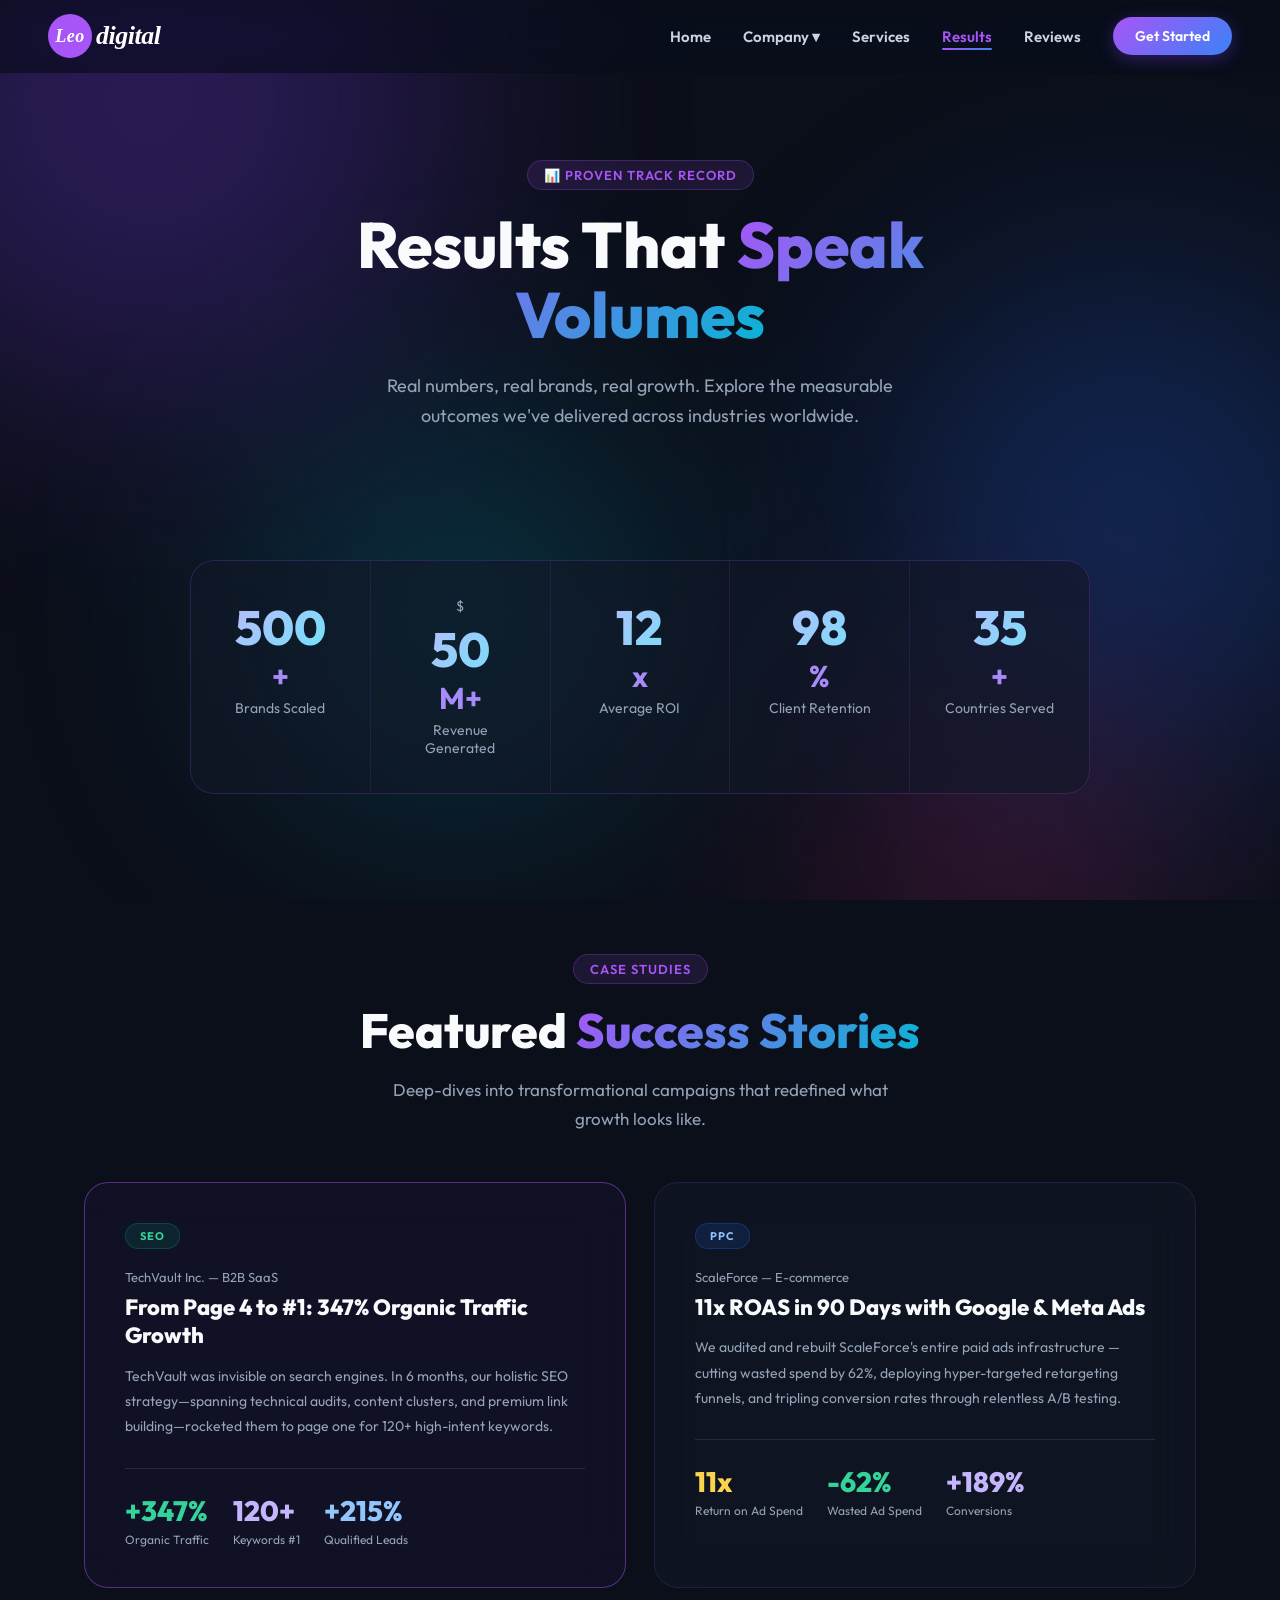
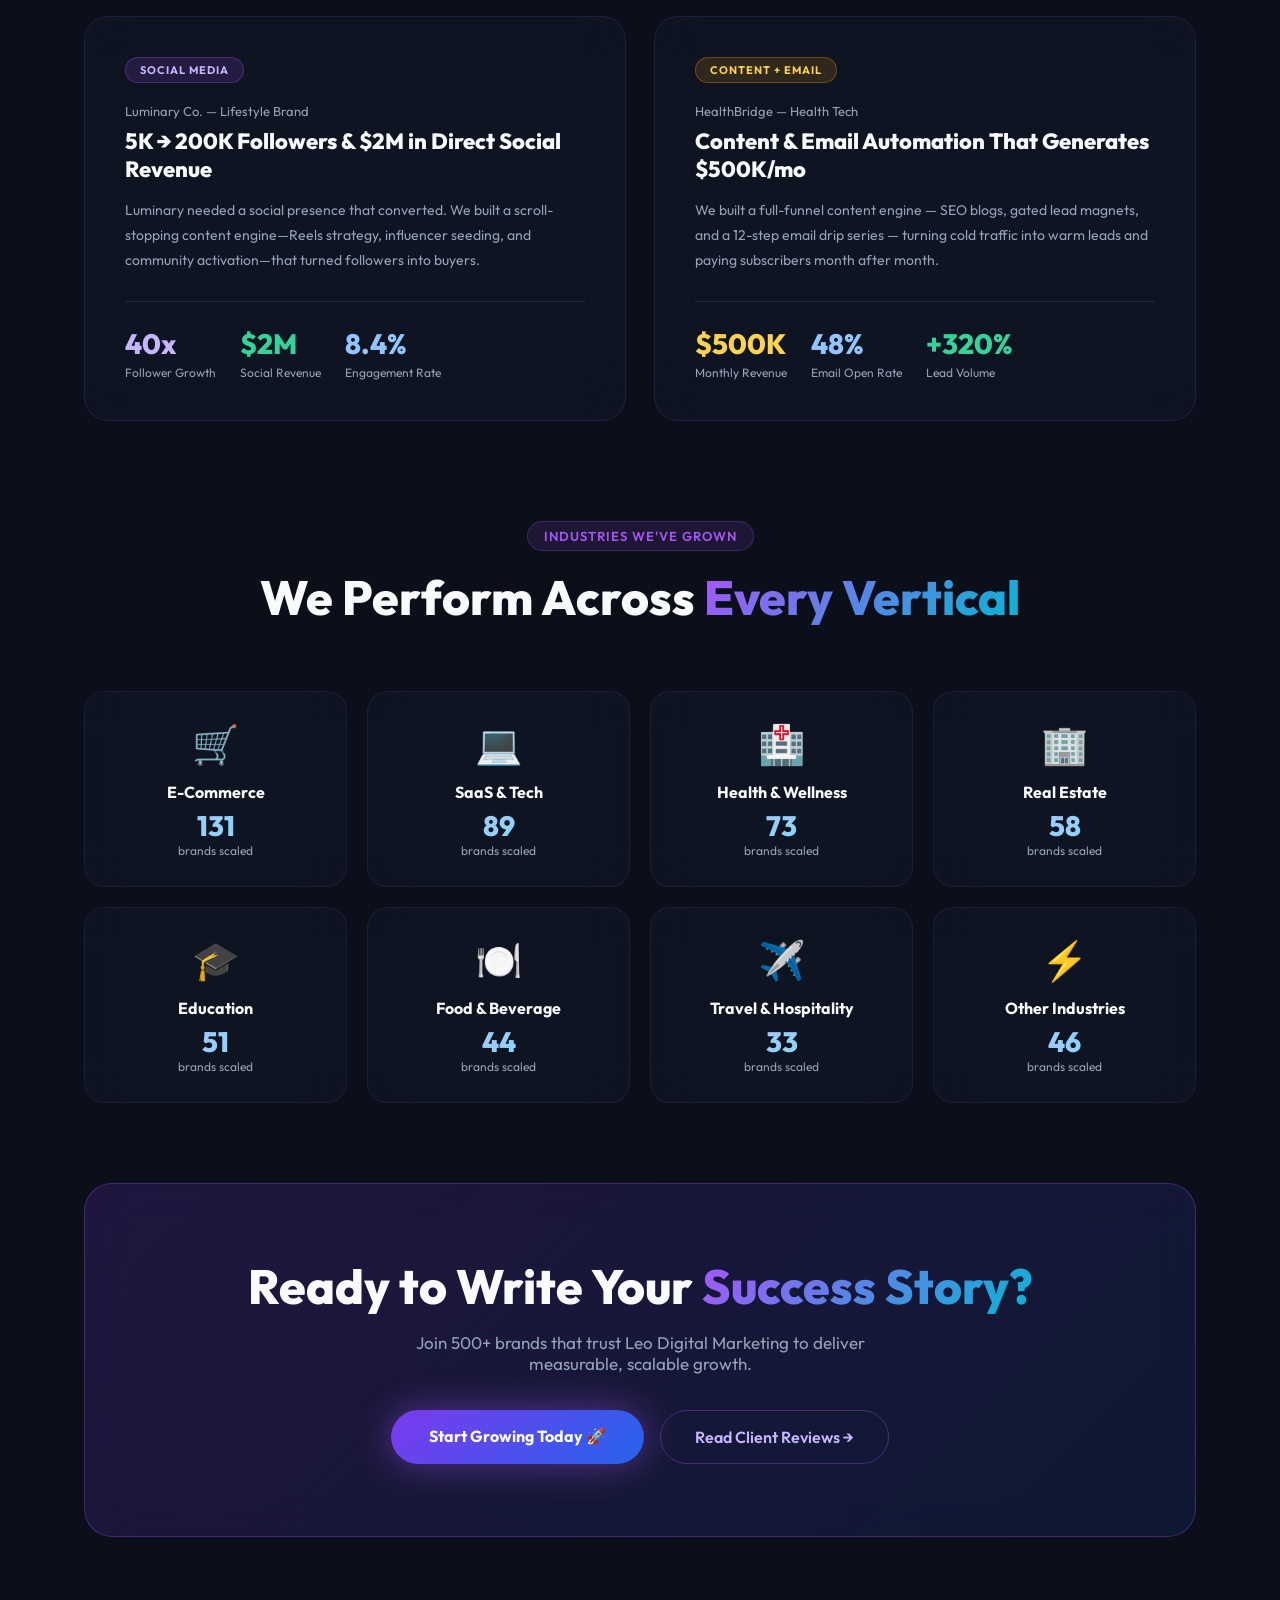
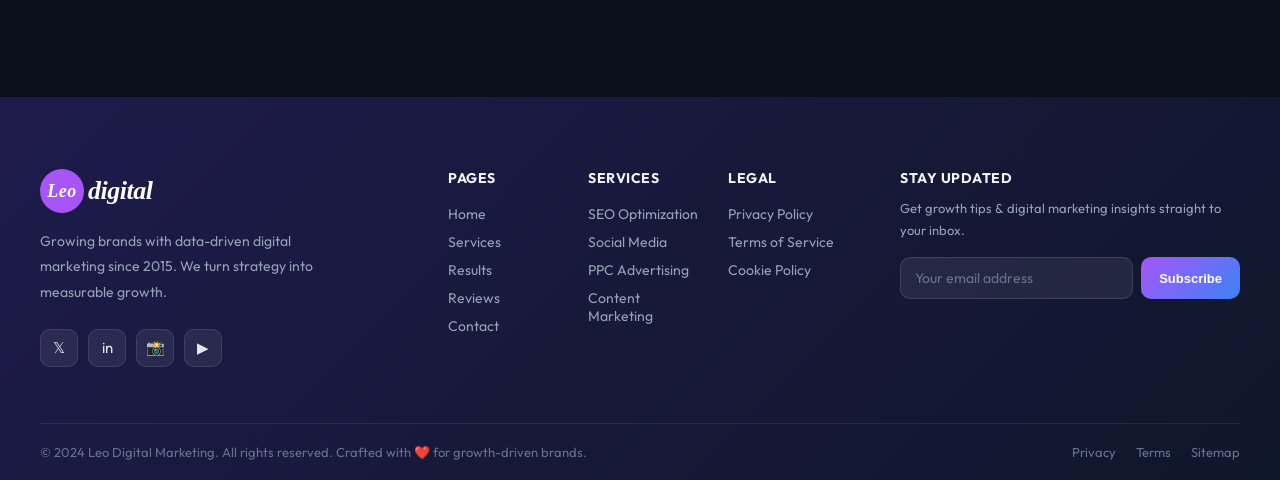
<file: results.html>
<!DOCTYPE html>
<html lang="en">
<head>
  <meta charset="UTF-8"/>
  <meta name="viewport" content="width=device-width,initial-scale=1.0"/>
  <meta name="description" content="Leo Digital Marketing Results – See the data-driven results and ROI we've achieved for 500+ brands across every industry."/>
  <title>Our Results | Leo Digital Marketing Digital Marketing</title>
  <link rel="preconnect" href="https://fonts.googleapis.com"/>
  <link href="https://fonts.googleapis.com/css2?family=Outfit:wght@300;400;500;600;700;800&display=swap" rel="stylesheet"/>
  <link rel="stylesheet" href="style.css"/>
  <style>

    /* ── PAGE STYLES ── */


    /* PAGE HERO */
    .res-hero { position:relative; z-index:1; padding:160px 24px 80px; text-align:center; max-width:820px; margin:0 auto; }
    .res-hero .section-tag { margin-bottom:20px; }
    .res-page-title { font-size:clamp(38px,5vw,66px); font-weight:800; line-height:1.1; margin-bottom:20px; color:var(--text); }
    .res-page-sub { font-size:18px; color:var(--muted); line-height:1.7; max-width:580px; margin:0 auto 48px; }

    /* STATS HERO */
    .res-stat-bar { display:flex; justify-content:center; gap:0; flex-wrap:wrap; max-width:900px; margin:0 auto 80px; background:var(--glass-bg); backdrop-filter:blur(20px); border:1px solid rgba(168,85,247,0.2); border-radius:24px; overflow:hidden; }
    .res-stat-item { flex:1; min-width:160px; padding:36px 28px; text-align:center; border-right:1px solid rgba(168,85,247,0.12); position:relative; transition:background 0.3s; }
    .res-stat-item:last-child { border-right:none; }
    .res-stat-item:hover { background:rgba(168,85,247,0.06); }
    .res-stat-num { font-size:48px; font-weight:800; background:linear-gradient(135deg,#c4b5fd,#67e8f9); -webkit-background-clip:text; background-clip:text; -webkit-text-fill-color:transparent; display:block; }
    .res-stat-suf { font-size:30px; font-weight:700; color:#a78bfa; }
    .res-stat-label { font-size:14px; color:var(--muted); margin-top:4px; display:block; }

    /* CASE STUDIES */
    .case-section { max-width:1160px; margin:0 auto; padding:0 24px 100px; }
    .case-grid { display:grid; grid-template-columns:repeat(2,1fr); gap:28px; }
    .case-card {
      background:var(--glass-bg);
      backdrop-filter:blur(24px);
      -webkit-backdrop-filter:blur(24px);
      border:1px solid rgba(168,85,247,0.15);
      border-radius:24px; padding:40px; position:relative; overflow:hidden;
      transition:transform 0.35s, box-shadow 0.35s, border-color 0.35s;
    }
    .case-card::before { content:''; position:absolute; inset:0; background:linear-gradient(135deg,rgba(168,85,247,0.07),transparent); opacity:0; transition:opacity 0.3s; }
    .case-card:hover { transform:translateY(-8px); box-shadow:0 28px 70px rgba(124,58,237,0.22); border-color:rgba(168,85,247,0.4); }
    .case-card:hover::before { opacity:1; }
    .case-card.highlight { border-color:rgba(168,85,247,0.45); background:rgba(124,58,237,0.06); }
    .case-tag { display:inline-block; padding:5px 14px; border-radius:50px; font-size:11px; font-weight:700; letter-spacing:1px; text-transform:uppercase; margin-bottom:20px; }
    .tag-seo { background:rgba(5,150,105,0.15); color:#34d399; border:1px solid rgba(5,150,105,0.3); }
    .tag-social { background:rgba(168,85,247,0.15); color:#c4b5fd; border:1px solid rgba(168,85,247,0.3); }
    .tag-ppc { background:rgba(37,99,235,0.15); color:#93c5fd; border:1px solid rgba(37,99,235,0.3); }
    .tag-content { background:rgba(245,158,11,0.15); color:#fcd34d; border:1px solid rgba(245,158,11,0.3); }
    .case-company { font-size:13px; color:var(--muted); margin-bottom:8px; }
    .case-title { font-size:22px; font-weight:800; color:var(--text); margin-bottom:14px; line-height:1.3; }
    .case-desc { font-size:14px; color:var(--muted); line-height:1.8; margin-bottom:28px; }
    .case-metrics { display:flex; gap:24px; flex-wrap:wrap; padding-top:24px; border-top:1px solid var(--glass-border); }
    .cm-item { display:flex; flex-direction:column; gap:4px; }
    .cm-val { font-size:28px; font-weight:800; }
    .cm-val.green { color:#34d399; }
    .cm-val.purple { color:#c4b5fd; }
    .cm-val.blue { color:#93c5fd; }
    .cm-val.amber { color:#fcd34d; }
    .cm-label { font-size:12px; color:var(--muted); }

    /* INDUSTRY BREAKDOWN */
    .industry-section { max-width:1160px; margin:0 auto; padding:0 24px 80px; }
    .industry-grid { display:grid; grid-template-columns:repeat(4,1fr); gap:20px; margin-top:0; }
    .ind-card {
      background:var(--glass-bg);
      backdrop-filter:blur(20px);
      border:1px solid rgba(168,85,247,0.12);
      border-radius:20px; padding:28px 22px; text-align:center;
      transition:transform 0.3s, border-color 0.3s, box-shadow 0.3s;
    }
    .ind-card:hover { transform:translateY(-6px); border-color:rgba(168,85,247,0.38); box-shadow:0 20px 50px rgba(124,58,237,0.15); }
    .ind-icon { font-size:38px; margin-bottom:14px; display:block; }
    .ind-title { font-size:16px; font-weight:700; color:var(--text); margin-bottom:6px; }
    .ind-count { font-size:28px; font-weight:800; background:linear-gradient(135deg,#c4b5fd,#67e8f9); -webkit-background-clip:text; background-clip:text; -webkit-text-fill-color:transparent; }
    .ind-label { font-size:12px; color:var(--muted); }

    /* CTA BAND */
    .cta-band { max-width:1160px; margin:0 auto; padding:0 24px 100px; }
    .cta-inner {
      background:linear-gradient(135deg,rgba(124,58,237,0.18),rgba(37,99,235,0.12));
      backdrop-filter:blur(20px);
      border:1px solid rgba(168,85,247,0.3);
      border-radius:28px; padding:72px 48px; text-align:center;
    }
    .cta-inner h2 { font-size:clamp(30px,4vw,48px); font-weight:800; color:var(--text); margin-bottom:16px; }
    .cta-inner p { font-size:17px; color:var(--muted); margin-bottom:36px; max-width:500px; margin-left:auto; margin-right:auto; }
    .cta-actions { display:flex; gap:16px; justify-content:center; flex-wrap:wrap; }
    .btn-cta-primary { padding:16px 38px; border-radius:50px; background:linear-gradient(135deg,#7c3aed,#2563eb); color:#fff; font-size:16px; font-weight:700; text-decoration:none; box-shadow:0 0 36px rgba(168,85,247,0.45); transition:transform 0.2s,box-shadow 0.3s; }
    .btn-cta-primary:hover { transform:translateY(-3px); box-shadow:0 0 54px rgba(168,85,247,0.65); }
    .btn-cta-ghost { padding:16px 34px; border-radius:50px; border:1px solid rgba(168,85,247,0.35); color:#c4b5fd; font-size:16px; font-weight:600; text-decoration:none; transition:border-color 0.3s,background 0.3s; }
    .btn-cta-ghost:hover { border-color:#a78bfa; background:rgba(168,85,247,0.1); }

    /* RESPONSIVE */
    @media(max-width:1024px) { .case-grid { grid-template-columns:1fr; } .industry-grid { grid-template-columns:repeat(2,1fr); } }
    @media(max-width:768px) { .res-stat-bar { flex-direction:column; } .res-stat-item { border-right:none; border-bottom:1px solid rgba(168,85,247,0.12); } .res-stat-item:last-child { border-bottom:none; } .cta-inner { padding:48px 24px; } }
  </style>
</head>
<body>
  <!-- Global Loader -->
  <div class="global-loader" id="globalLoader">
    <div class="loader-spinner"></div>
  </div>
  <script>
    window.addEventListener('load', () => {
      const loader = document.getElementById('globalLoader');
      if (loader) {
        loader.style.opacity = '0';
        setTimeout(() => loader.style.display = 'none', 500);
      }
    });
  </script>

  <!-- Animated Background Orbs -->
  <div class="bg-orbs">
    <div class="orb orb-1"></div>
    <div class="orb orb-2"></div>
    <div class="orb orb-3"></div>
    <div class="orb orb-4"></div>
  </div>

  <!-- Glassmorphism Navbar -->
  <nav class="navbar" id="navbar">
    <div class="nav-container">
      <a href="index.html" class="nav-logo">
        <div class="logo-circle">
            <span class="logo-text-inner">Leo</span>
        </div>
        <span class="logo-text-outer">digital</span>
    </a>
      <ul class="nav-links" id="navLinks">
        <li><a href="index.html" class="nav-link">Home</a></li>
        <li class="nav-item">
          <a href="#" class="nav-link">Company ▾</a>
          <div class="dropdown-menu">
            <a href="about.html" class="dropdown-link">About Us</a>
            <a href="ourwork.html" class="dropdown-link">Our Work</a>
            <a href="expertise.html" class="dropdown-link">Expertise</a>
            <a href="insights.html" class="dropdown-link">Insights</a>
            <a href="news-updates.html" class="dropdown-link">News & Updates</a>
            <a href="career.html" class="dropdown-link">Careers</a>
          </div>
        </li>
        <li><a href="services.html" class="nav-link">Services</a></li>
        <li><a href="results.html" class="nav-link active">Results</a></li>
        <li><a href="reviews.html" class="nav-link">Reviews</a></li>
      </ul>
      <a href="contact.html" class="btn-nav" id="navCta">Get Started</a>
      <button class="hamburger" id="hamburger" aria-label="Toggle menu">
        <span></span><span></span><span></span>
      </button>
    </div>
  </nav>

  <!-- Page Hero -->
  <div class="res-hero">
    <span class="section-tag">📊 Proven Track Record</span>
    <h1 class="res-page-title">Results That <span class="gradient-text">Speak Volumes</span></h1>
    <p class="res-page-sub">Real numbers, real brands, real growth. Explore the measurable outcomes we've delivered across industries worldwide.</p>
  </div>

  <!-- Headline Stats -->
  <div style="max-width:1000px;margin:0 auto;padding:0 24px 80px;" class="reveal">
    <div class="res-stat-bar">
      <div class="res-stat-item">
        <span class="res-stat-num" data-target="500">0</span><span class="res-stat-suf">+</span>
        <span class="res-stat-label">Brands Scaled</span>
      </div>
      <div class="res-stat-item">
        <span style="font-size:14px;color:var(--muted);display:block;margin-bottom:4px;">$</span>
        <span class="res-stat-num" data-target="50">0</span><span class="res-stat-suf">M+</span>
        <span class="res-stat-label">Revenue Generated</span>
      </div>
      <div class="res-stat-item">
        <span class="res-stat-num" data-target="12">0</span><span class="res-stat-suf">x</span>
        <span class="res-stat-label">Average ROI</span>
      </div>
      <div class="res-stat-item">
        <span class="res-stat-num" data-target="98">0</span><span class="res-stat-suf">%</span>
        <span class="res-stat-label">Client Retention</span>
      </div>
      <div class="res-stat-item">
        <span class="res-stat-num" data-target="35">0</span><span class="res-stat-suf">+</span>
        <span class="res-stat-label">Countries Served</span>
      </div>
    </div>
  </div>

  <!-- Section Header -->
  <div class="section-header reveal" style="max-width:1160px;margin:0 auto;padding:0 24px 48px;">
    <span class="section-tag">Case Studies</span>
    <h2 class="section-title" style="color:var(--text);">Featured <span class="gradient-text">Success Stories</span></h2>
    <p class="section-subtitle">Deep-dives into transformational campaigns that redefined what growth looks like.</p>
  </div>

  <!-- Case Studies Grid -->
  <div class="case-section">
    <div class="case-grid">

      <div class="case-card highlight reveal">
        <span class="case-tag tag-seo">SEO</span>
        <p class="case-company">TechVault Inc. — B2B SaaS</p>
        <h2 class="case-title">From Page 4 to #1: 347% Organic Traffic Growth</h2>
        <p class="case-desc">TechVault was invisible on search engines. In 6 months, our holistic SEO strategy—spanning technical audits, content clusters, and premium link building—rocketed them to page one for 120+ high-intent keywords.</p>
        <div class="case-metrics">
          <div class="cm-item"><span class="cm-val green">+347%</span><span class="cm-label">Organic Traffic</span></div>
          <div class="cm-item"><span class="cm-val purple">120+</span><span class="cm-label">Keywords #1</span></div>
          <div class="cm-item"><span class="cm-val blue">+215%</span><span class="cm-label">Qualified Leads</span></div>
        </div>
      </div>

      <div class="case-card reveal">
        <span class="case-tag tag-ppc">PPC</span>
        <p class="case-company">ScaleForce — E-commerce</p>
        <h2 class="case-title">11x ROAS in 90 Days with Google & Meta Ads</h2>
        <p class="case-desc">We audited and rebuilt ScaleForce's entire paid ads infrastructure — cutting wasted spend by 62%, deploying hyper-targeted retargeting funnels, and tripling conversion rates through relentless A/B testing.</p>
        <div class="case-metrics">
          <div class="cm-item"><span class="cm-val amber">11x</span><span class="cm-label">Return on Ad Spend</span></div>
          <div class="cm-item"><span class="cm-val green">-62%</span><span class="cm-label">Wasted Ad Spend</span></div>
          <div class="cm-item"><span class="cm-val purple">+189%</span><span class="cm-label">Conversions</span></div>
        </div>
      </div>

      <div class="case-card reveal">
        <span class="case-tag tag-social">Social Media</span>
        <p class="case-company">Luminary Co. — Lifestyle Brand</p>
        <h2 class="case-title">5K → 200K Followers & $2M in Direct Social Revenue</h2>
        <p class="case-desc">Luminary needed a social presence that converted. We built a scroll-stopping content engine—Reels strategy, influencer seeding, and community activation—that turned followers into buyers.</p>
        <div class="case-metrics">
          <div class="cm-item"><span class="cm-val purple">40x</span><span class="cm-label">Follower Growth</span></div>
          <div class="cm-item"><span class="cm-val green">$2M</span><span class="cm-label">Social Revenue</span></div>
          <div class="cm-item"><span class="cm-val blue">8.4%</span><span class="cm-label">Engagement Rate</span></div>
        </div>
      </div>

      <div class="case-card reveal">
        <span class="case-tag tag-content">Content + Email</span>
        <p class="case-company">HealthBridge — Health Tech</p>
        <h2 class="case-title">Content & Email Automation That Generates $500K/mo</h2>
        <p class="case-desc">We built a full-funnel content engine — SEO blogs, gated lead magnets, and a 12-step email drip series — turning cold traffic into warm leads and paying subscribers month after month.</p>
        <div class="case-metrics">
          <div class="cm-item"><span class="cm-val amber">$500K</span><span class="cm-label">Monthly Revenue</span></div>
          <div class="cm-item"><span class="cm-val blue">48%</span><span class="cm-label">Email Open Rate</span></div>
          <div class="cm-item"><span class="cm-val green">+320%</span><span class="cm-label">Lead Volume</span></div>
        </div>
      </div>

    </div>
  </div>

  <!-- Industry Breakdown -->
  <div class="section-header reveal" style="max-width:1160px;margin:0 auto;padding:0 24px 48px;">
    <span class="section-tag">Industries We've Grown</span>
    <h2 class="section-title" style="color:var(--text);">We Perform Across <span class="gradient-text">Every Vertical</span></h2>
  </div>
  <div class="industry-section">
    <div class="industry-grid">
      <div class="ind-card reveal">
        <span class="ind-icon">🛒</span>
        <div class="ind-title">E-Commerce</div>
        <div class="ind-count" data-target="140">0</div><div class="ind-label">brands scaled</div>
      </div>
      <div class="ind-card reveal">
        <span class="ind-icon">💻</span>
        <div class="ind-title">SaaS & Tech</div>
        <div class="ind-count" data-target="95">0</div><div class="ind-label">brands scaled</div>
      </div>
      <div class="ind-card reveal">
        <span class="ind-icon">🏥</span>
        <div class="ind-title">Health & Wellness</div>
        <div class="ind-count" data-target="78">0</div><div class="ind-label">brands scaled</div>
      </div>
      <div class="ind-card reveal">
        <span class="ind-icon">🏢</span>
        <div class="ind-title">Real Estate</div>
        <div class="ind-count" data-target="62">0</div><div class="ind-label">brands scaled</div>
      </div>
      <div class="ind-card reveal">
        <span class="ind-icon">🎓</span>
        <div class="ind-title">Education</div>
        <div class="ind-count" data-target="55">0</div><div class="ind-label">brands scaled</div>
      </div>
      <div class="ind-card reveal">
        <span class="ind-icon">🍽️</span>
        <div class="ind-title">Food & Beverage</div>
        <div class="ind-count" data-target="48">0</div><div class="ind-label">brands scaled</div>
      </div>
      <div class="ind-card reveal">
        <span class="ind-icon">✈️</span>
        <div class="ind-title">Travel & Hospitality</div>
        <div class="ind-count" data-target="36">0</div><div class="ind-label">brands scaled</div>
      </div>
      <div class="ind-card reveal">
        <span class="ind-icon">⚡</span>
        <div class="ind-title">Other Industries</div>
        <div class="ind-count" data-target="50">0</div><div class="ind-label">brands scaled</div>
      </div>
    </div>
  </div>

  <!-- CTA Band -->
  <div class="cta-band">
    <div class="cta-inner reveal">
      <h2>Ready to Write Your <span class="gradient-text">Success Story?</span></h2>
      <p>Join 500+ brands that trust Leo Digital Marketing to deliver measurable, scalable growth.</p>
      <div class="cta-actions">
        <a href="contact.html" class="btn-cta-primary">Start Growing Today 🚀</a>
        <a href="reviews.html" class="btn-cta-ghost">Read Client Reviews →</a>
      </div>
    </div>
  </div>

  <!-- Footer -->
  <footer class="footer">
    <div class="footer-inner">
      <div class="footer-brand">
        <div class="footer-logo">
        <div class="logo-circle">
            <span class="logo-text-inner">Leo</span>
        </div>
        <span class="logo-text-outer">digital</span>
    </div>
        <p class="footer-tagline">Growing brands with data-driven digital marketing since 2015. We turn strategy into measurable growth.</p>
        <div class="footer-socials">
          <a href="#" class="fsoc-btn" aria-label="Twitter">𝕏</a>
          <a href="#" class="fsoc-btn" aria-label="LinkedIn">in</a>
          <a href="#" class="fsoc-btn" aria-label="Instagram">📸</a>
          <a href="#" class="fsoc-btn" aria-label="YouTube">▶</a>
        </div>
      </div>
      <div class="footer-links">
        <div class="fl-col">
          <h4>Pages</h4>
          <a href="index.html">Home</a>
          <a href="services.html">Services</a>
          <a href="results.html">Results</a>
          <a href="reviews.html">Reviews</a>
          <a href="contact.html">Contact</a>
        </div>
        <div class="fl-col">
          <h4>Services</h4>
          <a href="services.html">SEO Optimization</a>
          <a href="services.html">Social Media</a>
          <a href="services.html">PPC Advertising</a>
          <a href="services.html">Content Marketing</a>
        </div>
        <div class="fl-col">
          <h4>Legal</h4>
          <a href="#">Privacy Policy</a>
          <a href="#">Terms of Service</a>
          <a href="#">Cookie Policy</a>
        </div>
      </div>
      <div class="footer-newsletter">
        <h4>Stay Updated</h4>
        <p>Get growth tips & digital marketing insights straight to your inbox.</p>
        <form class="newsletter-form" id="newsletterForm" onsubmit="handleNewsletter(event)">
          <input type="email" id="nlEmail" placeholder="Your email address"/>
          <button type="submit" class="btn-newsletter">Subscribe</button>
        </form>
        <div class="newsletter-success hidden" id="nlSuccess">✅ You're subscribed!</div>
      </div>
    </div>
    <div class="footer-bottom">
      <p>© 2024 Leo Digital Marketing. All rights reserved. Crafted with ❤️ for growth-driven brands.</p>
      <div class="footer-bottom-links">
        <a href="#">Privacy</a>
        <a href="#">Terms</a>
        <a href="#">Sitemap</a>
      </div>
    </div>
  </footer>

  <script>
    // Navbar scroll glassmorphism
    const navbar = document.getElementById('navbar');
    window.addEventListener('scroll', () => navbar.classList.toggle('scrolled', window.scrollY > 50));

    // Hamburger
    document.getElementById('hamburger').addEventListener('click', () => {
      document.getElementById('navLinks').classList.toggle('open');
    });

    // Counter animation
    function animateCounter(el) {
      const target = parseInt(el.dataset.target);
      const duration = 2000;
      const start = performance.now();
      const update = (time) => {
        const progress = Math.min((time - start) / duration, 1);
        const ease = 1 - Math.pow(1 - progress, 3);
        el.textContent = Math.floor(ease * target);
        if (progress < 1) requestAnimationFrame(update);
        else el.textContent = target;
      };
      requestAnimationFrame(update);
    }

    // Scroll reveal + counter trigger
    const obs = new IntersectionObserver(entries => {
      entries.forEach(e => {
        if (e.isIntersecting) {
          e.target.classList.add('visible');
          e.target.querySelectorAll('[data-target]').forEach(animateCounter);
          obs.unobserve(e.target);
        }
      });
    }, { threshold: 0.15 });

    document.querySelectorAll('.reveal, .res-stat-bar').forEach(el => {
      el.classList.add('reveal');
      obs.observe(el);
    });

    // Trigger counters in stat bar immediately on page load
    window.addEventListener('load', () => {
      document.querySelectorAll('[data-target]').forEach(el => {
        const obsItem = new IntersectionObserver(entries => {
          entries.forEach(e => { if(e.isIntersecting) { animateCounter(e.target); obsItem.unobserve(e.target); } });
        }, { threshold: 0.3 });
        obsItem.observe(el);
      });
    });

    // Newsletter
    function handleNewsletter(e) {
      e.preventDefault();
      document.getElementById('nlSuccess').classList.remove('hidden');
      document.getElementById('newsletterForm').reset();
    }

    // Mouse parallax orbs
    window.addEventListener('mousemove', e => {
      const x = (e.clientX / window.innerWidth - 0.5) * 20;
      const y = (e.clientY / window.innerHeight - 0.5) * 20;
      document.querySelectorAll('.orb').forEach((orb, i) => {
        orb.style.transform = `translate(${x*(i+1)*0.4}px,${y*(i+1)*0.4}px)`;
      });
    });
  </script>
</body>
</html>
</file>
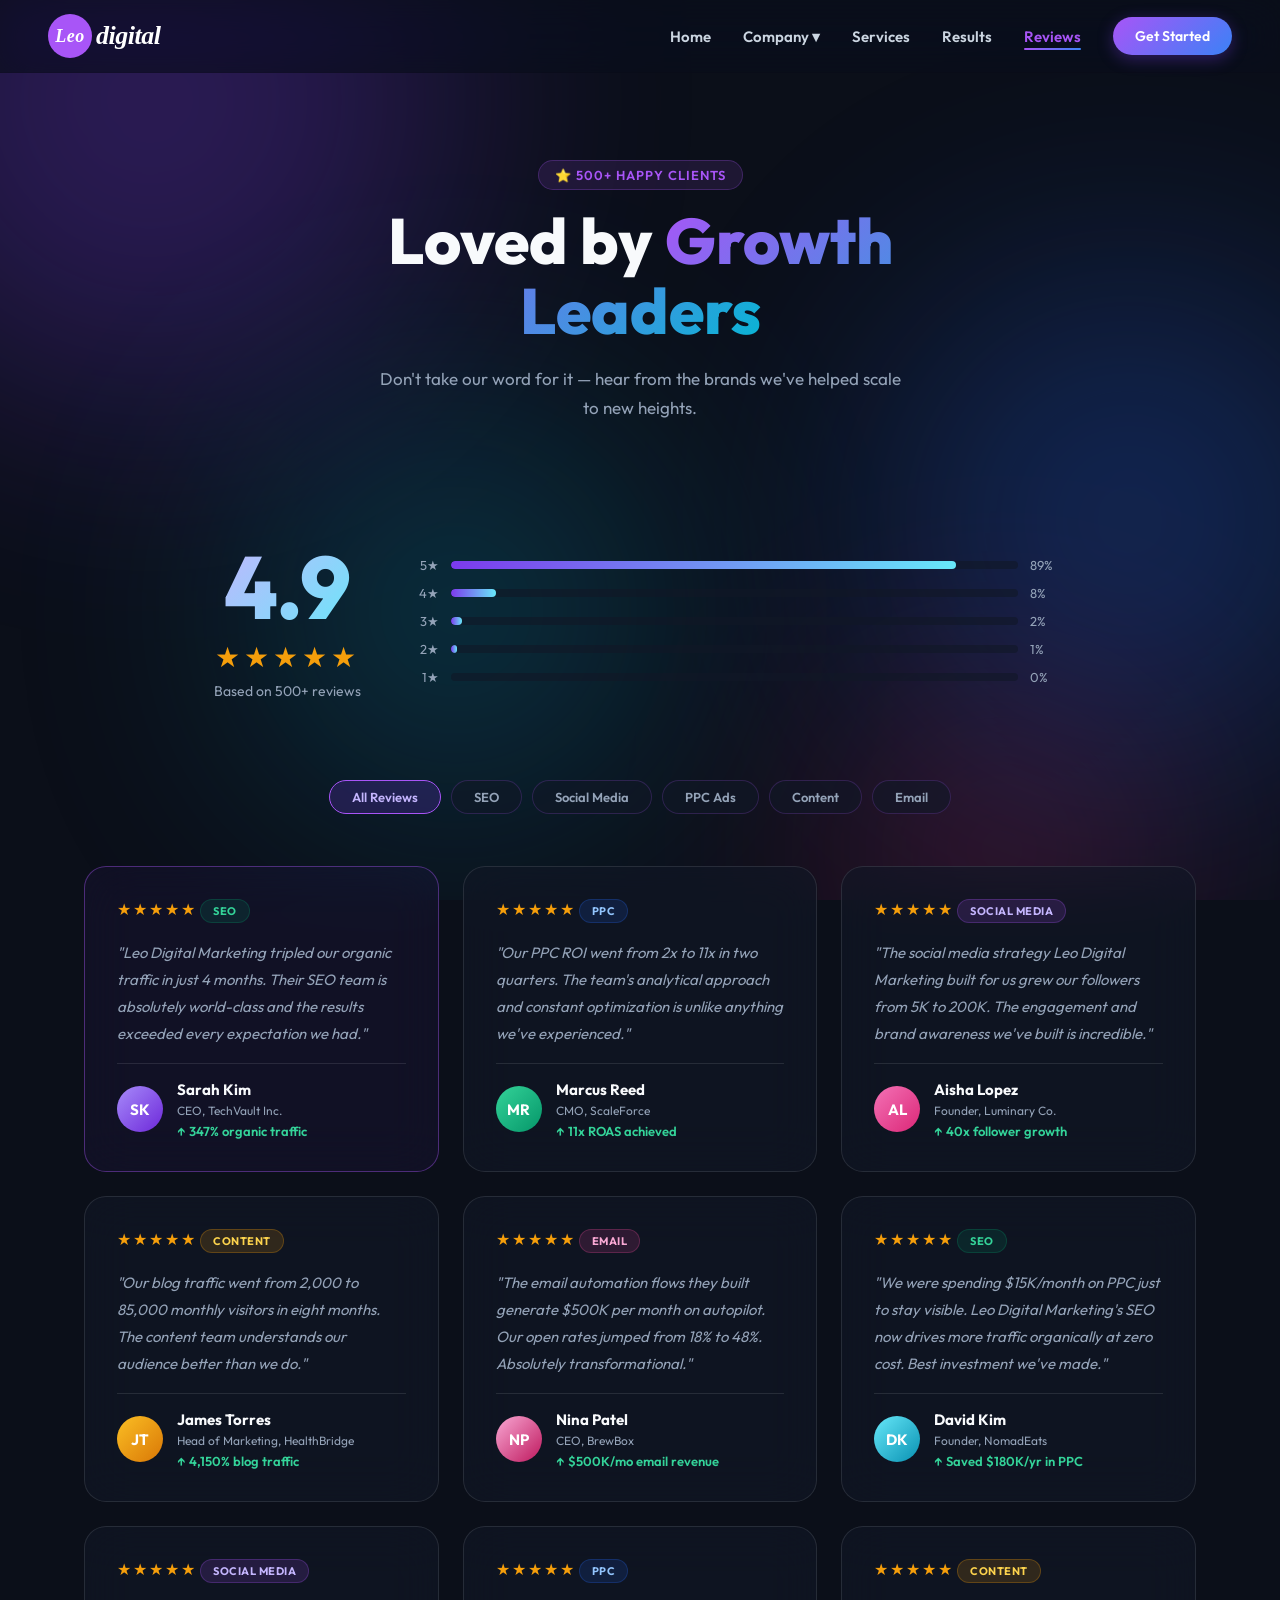
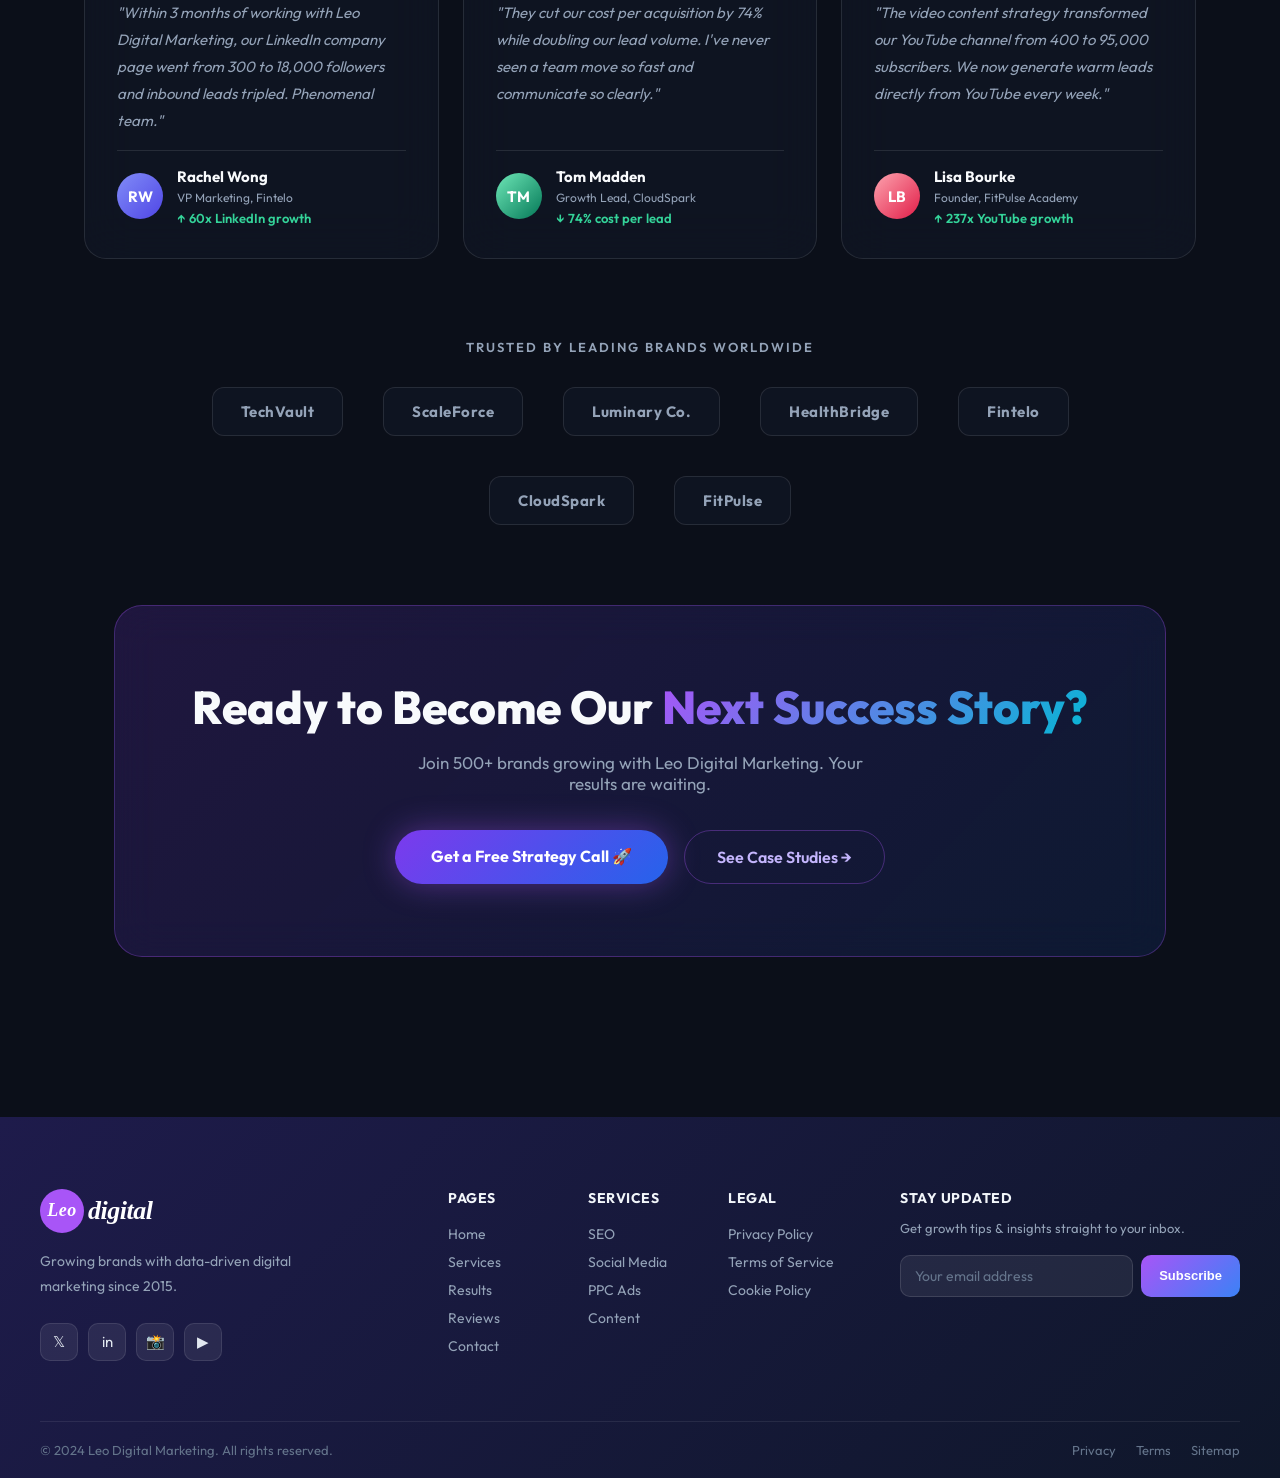
<file: reviews.html>
<!DOCTYPE html>
<html lang="en">
<head>
  <meta charset="UTF-8"/>
  <meta name="viewport" content="width=device-width,initial-scale=1.0"/>
  <meta name="description" content="Client Reviews – See what 500+ brands say about Leo Digital Marketing's digital marketing results."/>
  <title>Client Reviews | Leo Digital Marketing Digital Marketing</title>
  <link rel="preconnect" href="https://fonts.googleapis.com"/>
  <link href="https://fonts.googleapis.com/css2?family=Outfit:wght@300;400;500;600;700;800&display=swap" rel="stylesheet"/>
  <link rel="stylesheet" href="style.css"/>
  <style>

    /* HERO */

    .rev-hero { position:relative;z-index:1;padding:160px 24px 80px;text-align:center;max-width:760px;margin:0 auto; }
    .rev-page-title { font-size:clamp(38px,5vw,64px);font-weight:800;line-height:1.1;margin-bottom:18px;color:var(--text); }
    .rev-page-sub { font-size:17px;color:var(--muted);line-height:1.7;max-width:540px;margin:0 auto 40px; }

    /* RATING SUMMARY */
    .rating-summary { max-width:900px;margin:0 auto 80px;padding:0 24px;display:grid;grid-template-columns:auto 1fr;gap:48px;align-items:center; }
    .rating-big { text-align:center; }
    .rating-num { font-size:88px;font-weight:800;background:linear-gradient(135deg,#c4b5fd,#67e8f9);-webkit-background-clip:text;background-clip:text;-webkit-text-fill-color:transparent;line-height:1; }
    .rating-stars { font-size:28px;color:#f59e0b;letter-spacing:4px;margin:8px 0; }
    .rating-count { font-size:14px;color:var(--muted); }
    .rating-bars { display:flex;flex-direction:column;gap:12px; }
    .rbar-row { display:flex;align-items:center;gap:12px; }
    .rbar-label { font-size:13px;color:var(--muted);width:30px;text-align:right; }
    .rbar-track { flex:1;height:8px;background:var(--glass-bg);border-radius:8px;overflow:hidden; }
    .rbar-fill { height:100%;border-radius:8px;background:linear-gradient(90deg,#7c3aed,#67e8f9);transition:width 1.5s cubic-bezier(.22,1,.36,1); }
    .rbar-pct { font-size:13px;color:var(--muted);width:36px; }

    /* FILTER TABS */
    .filter-tabs { display:flex;justify-content:center;gap:10px;flex-wrap:wrap;margin-bottom:52px; }
    .ftab { padding:8px 22px;border-radius:50px;border:1px solid rgba(168,85,247,0.2);background:var(--glass-bg);color:var(--muted);font-size:13px;font-weight:600;cursor:pointer;transition:all 0.3s;font-family:var(--font); }
    .ftab.active,.ftab:hover { background:rgba(124,58,237,0.2);border-color:var(--purple);color:#c4b5fd; }

    /* REVIEWS GRID */
    .reviews-section { max-width:1160px;margin:0 auto;padding:0 24px 80px; }
    .reviews-grid { display:grid;grid-template-columns:repeat(3,1fr);gap:24px; }
    .rev-card {
      background:var(--glass-bg);
      backdrop-filter:blur(24px);-webkit-backdrop-filter:blur(24px);
      border:1px solid var(--glass-border);
      border-radius:22px;padding:32px;
      transition:transform 0.3s,box-shadow 0.3s,border-color 0.3s;
      display:flex;flex-direction:column;gap:16px;
    }
    .rev-card:hover { transform:translateY(-6px);box-shadow:0 24px 60px rgba(124,58,237,0.2);border-color:rgba(168,85,247,0.38); }
    .rev-card.featured { border-color:rgba(168,85,247,0.4);background:rgba(124,58,237,0.06); }
    .rev-stars { color:#f59e0b;font-size:16px;letter-spacing:2px; }
    .rev-service-tag { display:inline-block;padding:4px 12px;border-radius:50px;font-size:11px;font-weight:700;letter-spacing:.5px;text-transform:uppercase; }
    .ts-seo{background:rgba(5,150,105,.15);color:#34d399;border:1px solid rgba(5,150,105,.25);}
    .ts-social{background:rgba(168,85,247,.15);color:#c4b5fd;border:1px solid rgba(168,85,247,.25);}
    .ts-ppc{background:rgba(37,99,235,.15);color:#93c5fd;border:1px solid rgba(37,99,235,.25);}
    .ts-content{background:rgba(245,158,11,.15);color:#fcd34d;border:1px solid rgba(245,158,11,.25);}
    .ts-email{background:rgba(236,72,153,.15);color:#f9a8d4;border:1px solid rgba(236,72,153,.25);}
    .rev-quote { font-size:15px;color:var(--muted);line-height:1.8;font-style:italic;flex:1; }
    .rev-author { display:flex;align-items:center;gap:14px;padding-top:16px;border-top:1px solid var(--glass-border); }
    .rev-avatar { width:46px;height:46px;border-radius:50%;display:flex;align-items:center;justify-content:center;font-size:15px;font-weight:700;color:#fff;flex-shrink:0; }
    .rev-name { font-size:15px;font-weight:700;color:var(--text);display:block; }
    .rev-role { font-size:12px;color:var(--muted); }
    .rev-result { font-size:13px;color:#34d399;font-weight:600;margin-top:4px;display:block; }

    /* LOGOS STRIP */
    .logos-section { max-width:1000px;margin:0 auto;padding:0 24px 80px;text-align:center; }
    .logos-label { font-size:13px;color:var(--muted);text-transform:uppercase;letter-spacing:2px;font-weight:600;margin-bottom:32px; }
    .logos-strip { display:flex;justify-content:center;align-items:center;gap:40px;flex-wrap:wrap; }
    .logo-pill { padding:14px 28px;background:var(--glass-bg);border:1px solid var(--glass-border);border-radius:12px;font-size:15px;font-weight:700;color:var(--muted);letter-spacing:.5px;transition:all 0.3s; }
    .logo-pill:hover { background:rgba(124,58,237,0.1);border-color:rgba(168,85,247,0.3);color:#a78bfa; }

    /* CTA */
    .cta-band { max-width:1100px;margin:0 auto;padding:0 24px 100px; }
    .cta-inner { background:linear-gradient(135deg,rgba(124,58,237,0.18),rgba(37,99,235,0.12));backdrop-filter:blur(20px);border:1px solid rgba(168,85,247,0.3);border-radius:28px;padding:72px 48px;text-align:center; }
    .cta-inner h2 { font-size:clamp(28px,4vw,46px);font-weight:800;color:var(--text);margin-bottom:16px; }
    .cta-inner p { font-size:17px;color:var(--muted);margin:0 auto 36px;max-width:480px; }
    .cta-btns { display:flex;gap:16px;justify-content:center;flex-wrap:wrap; }
    .btn-cta { padding:16px 36px;border-radius:50px;background:linear-gradient(135deg,#7c3aed,#2563eb);color:#fff;font-size:16px;font-weight:700;text-decoration:none;box-shadow:0 0 32px rgba(168,85,247,0.4);transition:transform .2s,box-shadow .3s; }
    .btn-cta:hover { transform:translateY(-3px);box-shadow:0 0 50px rgba(168,85,247,0.6); }
    .btn-ghost2 { padding:16px 32px;border-radius:50px;border:1px solid rgba(168,85,247,0.35);color:#c4b5fd;font-size:16px;font-weight:600;text-decoration:none;transition:all .3s; }
    .btn-ghost2:hover { background:rgba(168,85,247,0.1);border-color:#a78bfa; }

    @media(max-width:1024px){.reviews-grid{grid-template-columns:repeat(2,1fr);}}
    @media(max-width:768px){.reviews-grid{grid-template-columns:1fr;}.rating-summary{grid-template-columns:1fr;text-align:center;gap:28px;}.cta-inner{padding:48px 24px;}}
  </style>
</head>
<body>
  <!-- Global Loader -->
  <div class="global-loader" id="globalLoader">
    <div class="loader-spinner"></div>
  </div>
  <script>
    window.addEventListener('load', () => {
      const loader = document.getElementById('globalLoader');
      if (loader) {
        loader.style.opacity = '0';
        setTimeout(() => loader.style.display = 'none', 500);
      }
    });
  </script>

  <div class="bg-orbs">
    <div class="orb orb-1"></div><div class="orb orb-2"></div>
    <div class="orb orb-3"></div><div class="orb orb-4"></div>
  </div>

  <!-- Glassmorphism Navbar -->
  <nav class="navbar" id="navbar">
    <div class="nav-container">
      <a href="index.html" class="nav-logo">
        <div class="logo-circle">
            <span class="logo-text-inner">Leo</span>
        </div>
        <span class="logo-text-outer">digital</span>
    </a>
      <ul class="nav-links" id="navLinks">
        <li><a href="index.html" class="nav-link">Home</a></li>
        <li class="nav-item">
          <a href="#" class="nav-link">Company ▾</a>
          <div class="dropdown-menu">
            <a href="about.html" class="dropdown-link">About Us</a>
            <a href="ourwork.html" class="dropdown-link">Our Work</a>
            <a href="expertise.html" class="dropdown-link">Expertise</a>
            <a href="insights.html" class="dropdown-link">Insights</a>
            <a href="news-updates.html" class="dropdown-link">News & Updates</a>
            <a href="career.html" class="dropdown-link">Careers</a>
          </div>
        </li>
        <li><a href="services.html" class="nav-link">Services</a></li>
        <li><a href="results.html" class="nav-link">Results</a></li>
        <li><a href="reviews.html" class="nav-link active">Reviews</a></li>
      </ul>
      <a href="contact.html" class="btn-nav" id="navCta">Get Started</a>
      <button class="hamburger" id="hamburger" aria-label="Toggle menu">
        <span></span><span></span><span></span>
      </button>
    </div>
  </nav>

  <!-- Hero -->
  <div class="rev-hero">
    <span class="section-tag">⭐ 500+ Happy Clients</span>
    <h1 class="rev-page-title">Loved by <span class="gradient-text">Growth Leaders</span></h1>
    <p class="rev-page-sub">Don't take our word for it — hear from the brands we've helped scale to new heights.</p>
  </div>

  <!-- Rating Summary -->
  <div class="rating-summary reveal">
    <div class="rating-big">
      <div class="rating-num">4.9</div>
      <div class="rating-stars">★★★★★</div>
      <div class="rating-count">Based on 500+ reviews</div>
    </div>
    <div class="rating-bars">
      <div class="rbar-row"><span class="rbar-label">5★</span><div class="rbar-track"><div class="rbar-fill" style="width:89%"></div></div><span class="rbar-pct">89%</span></div>
      <div class="rbar-row"><span class="rbar-label">4★</span><div class="rbar-track"><div class="rbar-fill" style="width:8%"></div></div><span class="rbar-pct">8%</span></div>
      <div class="rbar-row"><span class="rbar-label">3★</span><div class="rbar-track"><div class="rbar-fill" style="width:2%"></div></div><span class="rbar-pct">2%</span></div>
      <div class="rbar-row"><span class="rbar-label">2★</span><div class="rbar-track"><div class="rbar-fill" style="width:1%"></div></div><span class="rbar-pct">1%</span></div>
      <div class="rbar-row"><span class="rbar-label">1★</span><div class="rbar-track"><div class="rbar-fill" style="width:0%"></div></div><span class="rbar-pct">0%</span></div>
    </div>
  </div>

  <!-- Filter Tabs -->
  <div class="filter-tabs reveal">
    <button class="ftab active" data-filter="all">All Reviews</button>
    <button class="ftab" data-filter="seo">SEO</button>
    <button class="ftab" data-filter="social">Social Media</button>
    <button class="ftab" data-filter="ppc">PPC Ads</button>
    <button class="ftab" data-filter="content">Content</button>
    <button class="ftab" data-filter="email">Email</button>
  </div>

  <!-- Reviews Grid -->
  <div class="reviews-section">
    <div class="reviews-grid" id="reviewsGrid">

      <div class="rev-card featured reveal" data-service="seo">
        <div><span class="rev-stars">★★★★★</span> <span class="rev-service-tag ts-seo">SEO</span></div>
        <p class="rev-quote">"Leo Digital Marketing tripled our organic traffic in just 4 months. Their SEO team is absolutely world-class and the results exceeded every expectation we had."</p>
        <div class="rev-author">
          <div class="rev-avatar" style="background:linear-gradient(135deg,#a78bfa,#6d28d9)">SK</div>
          <div>
            <span class="rev-name">Sarah Kim</span>
            <span class="rev-role">CEO, TechVault Inc.</span>
            <span class="rev-result">↑ 347% organic traffic</span>
          </div>
        </div>
      </div>

      <div class="rev-card reveal" data-service="ppc">
        <div><span class="rev-stars">★★★★★</span> <span class="rev-service-tag ts-ppc">PPC</span></div>
        <p class="rev-quote">"Our PPC ROI went from 2x to 11x in two quarters. The team's analytical approach and constant optimization is unlike anything we've experienced."</p>
        <div class="rev-author">
          <div class="rev-avatar" style="background:linear-gradient(135deg,#34d399,#059669)">MR</div>
          <div>
            <span class="rev-name">Marcus Reed</span>
            <span class="rev-role">CMO, ScaleForce</span>
            <span class="rev-result">↑ 11x ROAS achieved</span>
          </div>
        </div>
      </div>

      <div class="rev-card reveal" data-service="social">
        <div><span class="rev-stars">★★★★★</span> <span class="rev-service-tag ts-social">Social Media</span></div>
        <p class="rev-quote">"The social media strategy Leo Digital Marketing built for us grew our followers from 5K to 200K. The engagement and brand awareness we've built is incredible."</p>
        <div class="rev-author">
          <div class="rev-avatar" style="background:linear-gradient(135deg,#f472b6,#db2777)">AL</div>
          <div>
            <span class="rev-name">Aisha Lopez</span>
            <span class="rev-role">Founder, Luminary Co.</span>
            <span class="rev-result">↑ 40x follower growth</span>
          </div>
        </div>
      </div>

      <div class="rev-card reveal" data-service="content">
        <div><span class="rev-stars">★★★★★</span> <span class="rev-service-tag ts-content">Content</span></div>
        <p class="rev-quote">"Our blog traffic went from 2,000 to 85,000 monthly visitors in eight months. The content team understands our audience better than we do."</p>
        <div class="rev-author">
          <div class="rev-avatar" style="background:linear-gradient(135deg,#fbbf24,#d97706)">JT</div>
          <div>
            <span class="rev-name">James Torres</span>
            <span class="rev-role">Head of Marketing, HealthBridge</span>
            <span class="rev-result">↑ 4,150% blog traffic</span>
          </div>
        </div>
      </div>

      <div class="rev-card reveal" data-service="email">
        <div><span class="rev-stars">★★★★★</span> <span class="rev-service-tag ts-email">Email</span></div>
        <p class="rev-quote">"The email automation flows they built generate $500K per month on autopilot. Our open rates jumped from 18% to 48%. Absolutely transformational."</p>
        <div class="rev-author">
          <div class="rev-avatar" style="background:linear-gradient(135deg,#f9a8d4,#be185d)">NP</div>
          <div>
            <span class="rev-name">Nina Patel</span>
            <span class="rev-role">CEO, BrewBox</span>
            <span class="rev-result">↑ $500K/mo email revenue</span>
          </div>
        </div>
      </div>

      <div class="rev-card reveal" data-service="seo">
        <div><span class="rev-stars">★★★★★</span> <span class="rev-service-tag ts-seo">SEO</span></div>
        <p class="rev-quote">"We were spending $15K/month on PPC just to stay visible. Leo Digital Marketing's SEO now drives more traffic organically at zero cost. Best investment we've made."</p>
        <div class="rev-author">
          <div class="rev-avatar" style="background:linear-gradient(135deg,#67e8f9,#0891b2)">DK</div>
          <div>
            <span class="rev-name">David Kim</span>
            <span class="rev-role">Founder, NomadEats</span>
            <span class="rev-result">↑ Saved $180K/yr in PPC</span>
          </div>
        </div>
      </div>

      <div class="rev-card reveal" data-service="social">
        <div><span class="rev-stars">★★★★★</span> <span class="rev-service-tag ts-social">Social Media</span></div>
        <p class="rev-quote">"Within 3 months of working with Leo Digital Marketing, our LinkedIn company page went from 300 to 18,000 followers and inbound leads tripled. Phenomenal team."</p>
        <div class="rev-author">
          <div class="rev-avatar" style="background:linear-gradient(135deg,#818cf8,#4f46e5)">RW</div>
          <div>
            <span class="rev-name">Rachel Wong</span>
            <span class="rev-role">VP Marketing, Fintelo</span>
            <span class="rev-result">↑ 60x LinkedIn growth</span>
          </div>
        </div>
      </div>

      <div class="rev-card reveal" data-service="ppc">
        <div><span class="rev-stars">★★★★★</span> <span class="rev-service-tag ts-ppc">PPC</span></div>
        <p class="rev-quote">"They cut our cost per acquisition by 74% while doubling our lead volume. I've never seen a team move so fast and communicate so clearly."</p>
        <div class="rev-author">
          <div class="rev-avatar" style="background:linear-gradient(135deg,#6ee7b7,#047857)">TM</div>
          <div>
            <span class="rev-name">Tom Madden</span>
            <span class="rev-role">Growth Lead, CloudSpark</span>
            <span class="rev-result">↓ 74% cost per lead</span>
          </div>
        </div>
      </div>

      <div class="rev-card reveal" data-service="content">
        <div><span class="rev-stars">★★★★★</span> <span class="rev-service-tag ts-content">Content</span></div>
        <p class="rev-quote">"The video content strategy transformed our YouTube channel from 400 to 95,000 subscribers. We now generate warm leads directly from YouTube every week."</p>
        <div class="rev-author">
          <div class="rev-avatar" style="background:linear-gradient(135deg,#fda4af,#e11d48)">LB</div>
          <div>
            <span class="rev-name">Lisa Bourke</span>
            <span class="rev-role">Founder, FitPulse Academy</span>
            <span class="rev-result">↑ 237x YouTube growth</span>
          </div>
        </div>
      </div>

    </div>
  </div>

  <!-- Logos -->
  <div class="logos-section reveal">
    <div class="logos-label">Trusted by Leading Brands Worldwide</div>
    <div class="logos-strip">
      <div class="logo-pill">TechVault</div>
      <div class="logo-pill">ScaleForce</div>
      <div class="logo-pill">Luminary Co.</div>
      <div class="logo-pill">HealthBridge</div>
      <div class="logo-pill">Fintelo</div>
      <div class="logo-pill">CloudSpark</div>
      <div class="logo-pill">FitPulse</div>
    </div>
  </div>

  <!-- CTA -->
  <div class="cta-band">
    <div class="cta-inner reveal">
      <h2>Ready to Become Our <span class="gradient-text">Next Success Story?</span></h2>
      <p>Join 500+ brands growing with Leo Digital Marketing. Your results are waiting.</p>
      <div class="cta-btns">
        <a href="contact.html" class="btn-cta">Get a Free Strategy Call 🚀</a>
        <a href="results.html" class="btn-ghost2">See Case Studies →</a>
      </div>
    </div>
  </div>

  <!-- Footer -->
  <footer class="footer">
    <div class="footer-inner">
      <div class="footer-brand">
        <div class="footer-logo">
        <div class="logo-circle">
            <span class="logo-text-inner">Leo</span>
        </div>
        <span class="logo-text-outer">digital</span>
    </div>
        <p class="footer-tagline">Growing brands with data-driven digital marketing since 2015.</p>
        <div class="footer-socials">
          <a href="#" class="fsoc-btn" aria-label="Twitter">𝕏</a>
          <a href="#" class="fsoc-btn" aria-label="LinkedIn">in</a>
          <a href="#" class="fsoc-btn" aria-label="Instagram">📸</a>
          <a href="#" class="fsoc-btn" aria-label="YouTube">▶</a>
        </div>
      </div>
      <div class="footer-links">
        <div class="fl-col">
          <h4>Pages</h4>
          <a href="index.html">Home</a>
          <a href="services.html">Services</a>
          <a href="results.html">Results</a>
          <a href="reviews.html">Reviews</a>
          <a href="contact.html">Contact</a>
        </div>
        <div class="fl-col">
          <h4>Services</h4>
          <a href="services.html">SEO</a>
          <a href="services.html">Social Media</a>
          <a href="services.html">PPC Ads</a>
          <a href="services.html">Content</a>
        </div>
        <div class="fl-col">
          <h4>Legal</h4>
          <a href="#">Privacy Policy</a>
          <a href="#">Terms of Service</a>
          <a href="#">Cookie Policy</a>
        </div>
      </div>
      <div class="footer-newsletter">
        <h4>Stay Updated</h4>
        <p>Get growth tips & insights straight to your inbox.</p>
        <form class="newsletter-form" id="newsletterForm" onsubmit="handleNewsletter(event)">
          <input type="email" id="nlEmail" placeholder="Your email address"/>
          <button type="submit" class="btn-newsletter">Subscribe</button>
        </form>
        <div class="newsletter-success hidden" id="nlSuccess">✅ You're subscribed!</div>
      </div>
    </div>
    <div class="footer-bottom">
      <p>© 2024 Leo Digital Marketing. All rights reserved.</p>
      <div class="footer-bottom-links">
        <a href="#">Privacy</a><a href="#">Terms</a><a href="#">Sitemap</a>
      </div>
    </div>
  </footer>

  <script>
    const navbar = document.getElementById('navbar');
    window.addEventListener('scroll', () => navbar.classList.toggle('scrolled', window.scrollY > 50));
    document.getElementById('hamburger').addEventListener('click', () => {
      document.getElementById('navLinks').classList.toggle('open');
    });
    // Filter tabs
    document.querySelectorAll('.ftab').forEach(tab => {
      tab.addEventListener('click', () => {
        document.querySelectorAll('.ftab').forEach(t => t.classList.remove('active'));
        tab.classList.add('active');
        const filter = tab.dataset.filter;
        document.querySelectorAll('.rev-card').forEach(card => {
          card.style.display = (filter === 'all' || card.dataset.service === filter) ? '' : 'none';
        });
      });
    });
    // Scroll reveal
    const obs = new IntersectionObserver(entries => {
      entries.forEach(e => { if(e.isIntersecting) e.target.classList.add('visible'); });
    }, { threshold: 0.1 });
    document.querySelectorAll('.reveal').forEach(el => obs.observe(el));
    // Newsletter
    function handleNewsletter(e) {
      e.preventDefault();
      document.getElementById('nlSuccess').classList.remove('hidden');
      document.getElementById('newsletterForm').reset();
    }
    // Orb parallax
    window.addEventListener('mousemove', e => {
      const x = (e.clientX/window.innerWidth-0.5)*20;
      const y = (e.clientY/window.innerHeight-0.5)*20;
      document.querySelectorAll('.orb').forEach((orb,i) => {
        orb.style.transform = `translate(${x*(i+1)*.4}px,${y*(i+1)*.4}px)`;
      });
    });
  </script>
</body>
</html>
</file>
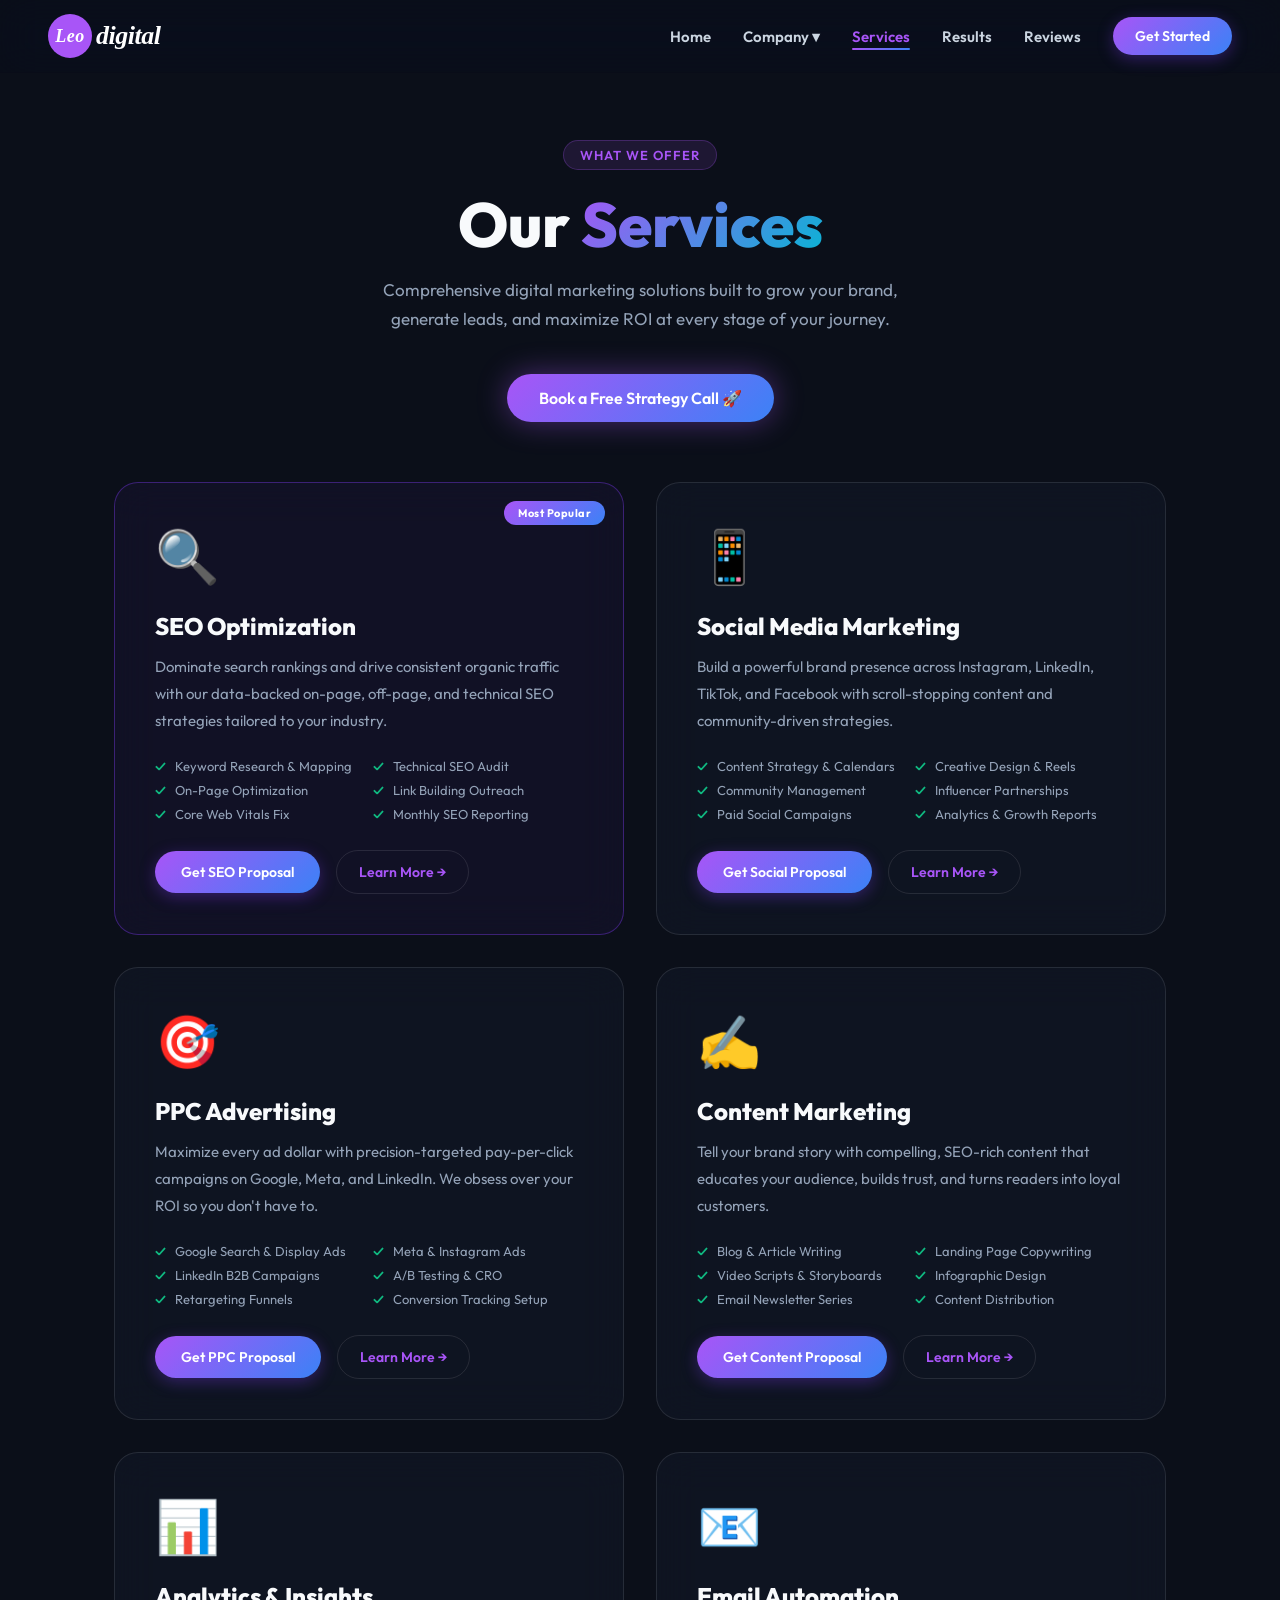
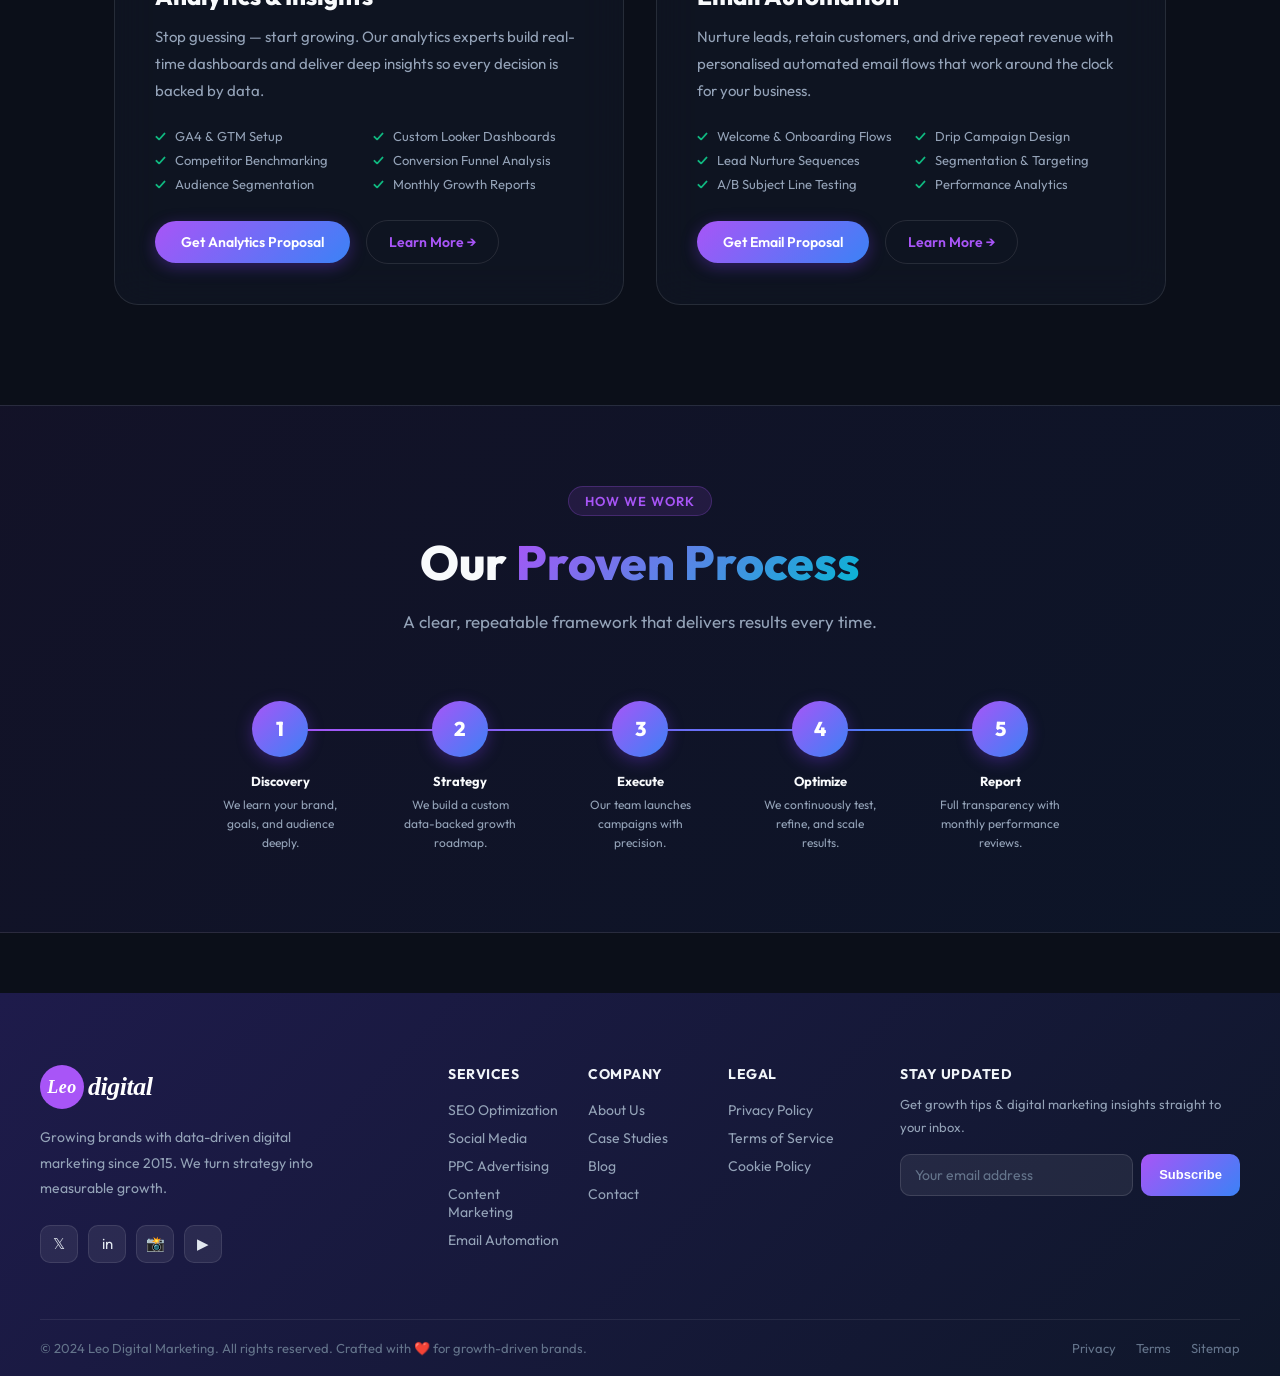
<file: services.html>
<!DOCTYPE html>
<html lang="en">
<head>
  <meta charset="UTF-8"/>
  <meta name="viewport" content="width=device-width,initial-scale=1.0"/>
  <title>Our Services | Leo Digital Marketing Digital Marketing</title>
  <link rel="preconnect" href="https://fonts.googleapis.com"/>
  <link href="https://fonts.googleapis.com/css2?family=Outfit:wght@300;400;500;600;700;800&display=swap" rel="stylesheet"/>
  <link rel="stylesheet" href="style.css"/>
  <style>

    .svc-hero{position:relative;z-index:1;padding:140px 24px 60px;text-align:center;max-width:760px;margin:0 auto;}
    .svc-hero .section-tag{margin-bottom:20px;}
    .svc-page-title{font-size:clamp(38px,5vw,62px);font-weight:800;line-height:1.1;margin-bottom:18px;}
    .svc-page-sub{font-size:17px;color:var(--muted);line-height:1.7;max-width:560px;margin:0 auto 40px;}
    .svc-detail-grid{display:grid;grid-template-columns:repeat(2,1fr);gap:32px;max-width:1100px;margin:0 auto;padding:0 24px 100px;}
    .svc-detail-card{background:var(--glass-bg);backdrop-filter:blur(20px);-webkit-backdrop-filter:blur(20px);border:1px solid var(--glass-border);border-radius:24px;padding:40px;position:relative;overflow:hidden;transition:transform 0.3s,box-shadow 0.3s,border-color 0.3s;}
    .svc-detail-card::before{content:'';position:absolute;inset:0;background:linear-gradient(135deg,rgba(124,58,237,0.06),transparent);opacity:0;transition:opacity 0.3s;}
    .svc-detail-card:hover{transform:translateY(-8px);box-shadow:0 24px 60px rgba(124,58,237,0.15);border-color:rgba(124,58,237,0.35);}
    .svc-detail-card:hover::before{opacity:1;}
    .svc-detail-card.featured-card{border-color:rgba(124,58,237,0.4);background:rgba(124,58,237,0.06);}
    .svc-big-icon{font-size:52px;margin-bottom:22px;display:block;}
    .svc-detail-title{font-size:24px;font-weight:800;margin-bottom:12px;color:var(--text);}
    .svc-detail-desc{font-size:15px;color:var(--muted);line-height:1.8;margin-bottom:24px;}
    .svc-detail-list{list-style:none;margin-bottom:28px;display:grid;grid-template-columns:1fr 1fr;gap:8px;}
    .svc-detail-list li{font-size:13px;color:var(--muted);padding-left:20px;position:relative;}
    .svc-detail-list li::before{content:'✓';position:absolute;left:0;color:var(--green);font-weight:700;}
    .svc-cta-row{display:flex;align-items:center;gap:16px;flex-wrap:wrap;}
    .btn-svc-primary{display:inline-flex;align-items:center;padding:12px 26px;border-radius:50px;background:linear-gradient(135deg,var(--purple),var(--blue));color:#fff;font-size:14px;font-weight:600;text-decoration:none;box-shadow:0 4px 16px rgba(124,58,237,0.35);transition:transform 0.2s,box-shadow 0.3s;}
    .btn-svc-primary:hover{transform:translateY(-2px);box-shadow:0 8px 28px rgba(124,58,237,0.5);}
    .btn-svc-ghost{display:inline-flex;align-items:center;padding:12px 22px;border-radius:50px;border:1px solid var(--glass-border);color:var(--purple);font-size:14px;font-weight:600;text-decoration:none;transition:border-color 0.3s,background 0.3s;}
    .btn-svc-ghost:hover{border-color:var(--purple);background:rgba(124,58,237,0.07);}
    .price-badge{position:absolute;top:18px;right:18px;background:linear-gradient(135deg,var(--purple),var(--blue));color:#fff;font-size:11px;font-weight:700;padding:5px 14px;border-radius:50px;letter-spacing:0.5px;}
    .process-section{background:linear-gradient(135deg,rgba(124,58,237,0.07),rgba(37,99,235,0.07));border-top:1px solid var(--glass-border);border-bottom:1px solid var(--glass-border);padding:80px 24px;margin-bottom:0;}
    .process-steps{display:flex;gap:0;max-width:900px;margin:48px auto 0;position:relative;}
    .process-steps::before{content:'';position:absolute;top:28px;left:10%;right:10%;height:2px;background:linear-gradient(90deg,var(--purple),var(--blue));z-index:0;}
    .step{flex:1;text-align:center;position:relative;z-index:1;}
    .step-num{width:56px;height:56px;border-radius:50%;background:linear-gradient(135deg,var(--purple),var(--blue));color:#fff;font-size:20px;font-weight:800;display:flex;align-items:center;justify-content:center;margin:0 auto 16px;box-shadow:0 4px 16px rgba(124,58,237,0.35);}
    .step-label{font-size:13px;font-weight:700;color:var(--text);margin-bottom:6px;}
    .step-desc{font-size:12px;color:var(--muted);line-height:1.6;max-width:120px;margin:0 auto;}
    @media(max-width:768px){
      .svc-detail-grid{grid-template-columns:1fr;}
      .svc-detail-list{grid-template-columns:1fr;}
      .process-steps{flex-direction:column;gap:32px;align-items:center;}
      .process-steps::before{display:none;}
    }
    @media(max-width:1024px){.svc-detail-grid{grid-template-columns:1fr;}}
  </style>
</head>
<body>
  <!-- Global Loader -->
  <div class="global-loader" id="globalLoader">
    <div class="loader-spinner"></div>
  </div>
  <script>
    window.addEventListener('load', () => {
      const loader = document.getElementById('globalLoader');
      if (loader) {
        loader.style.opacity = '0';
        setTimeout(() => loader.style.display = 'none', 500);
      }
    });
  </script>


  <!-- Navbar -->
  <nav class="navbar" id="navbar">
    <div class="nav-container">
      <a href="index.html" class="nav-logo">
        <div class="logo-circle">
            <span class="logo-text-inner">Leo</span>
        </div>
        <span class="logo-text-outer">digital</span>
    </a>
      <ul class="nav-links" id="navLinks">
        <li><a href="index.html" class="nav-link">Home</a></li>
        <li class="nav-item">
          <a href="#" class="nav-link">Company ▾</a>
          <div class="dropdown-menu">
            <a href="about.html" class="dropdown-link">About Us</a>
            <a href="ourwork.html" class="dropdown-link">Our Work</a>
            <a href="expertise.html" class="dropdown-link">Expertise</a>
            <a href="insights.html" class="dropdown-link">Insights</a>
            <a href="news-updates.html" class="dropdown-link">News & Updates</a>
            <a href="career.html" class="dropdown-link">Careers</a>
          </div>
        </li>
        <li><a href="services.html" class="nav-link active">Services</a></li>
        <li><a href="results.html" class="nav-link">Results</a></li>
        <li><a href="reviews.html" class="nav-link">Reviews</a></li>
      </ul>
      <a href="contact.html" class="btn-nav" id="navCta">Get Started</a>
      <button class="hamburger" id="hamburger" aria-label="Toggle menu">
        <span></span><span></span><span></span>
      </button>
    </div>
  </nav>

  <!-- Hero -->
  <div class="svc-hero">
    <span class="section-tag">What We Offer</span>
    <h1 class="svc-page-title">Our <span class="gradient-text">Services</span></h1>
    <p class="svc-page-sub">Comprehensive digital marketing solutions built to grow your brand, generate leads, and maximize ROI at every stage of your journey.</p>
    <a href="index.html#contact" class="btn-primary">Book a Free Strategy Call 🚀</a>
  </div>

  <!-- Services Grid -->
  <div class="svc-detail-grid">

    <div class="svc-detail-card featured-card">
      <span class="price-badge">Most Popular</span>
      <span class="svc-big-icon">🔍</span>
      <h2 class="svc-detail-title">SEO Optimization</h2>
      <p class="svc-detail-desc">Dominate search rankings and drive consistent organic traffic with our data-backed on-page, off-page, and technical SEO strategies tailored to your industry.</p>
      <ul class="svc-detail-list">
        <li>Keyword Research & Mapping</li>
        <li>Technical SEO Audit</li>
        <li>On-Page Optimization</li>
        <li>Link Building Outreach</li>
        <li>Core Web Vitals Fix</li>
        <li>Monthly SEO Reporting</li>
      </ul>
      <div class="svc-cta-row">
        <a href="index.html#contact" class="btn-svc-primary">Get SEO Proposal</a>
        <a href="index.html#contact" class="btn-svc-ghost">Learn More →</a>
      </div>
    </div>

    <div class="svc-detail-card">
      <span class="svc-big-icon">📱</span>
      <h2 class="svc-detail-title">Social Media Marketing</h2>
      <p class="svc-detail-desc">Build a powerful brand presence across Instagram, LinkedIn, TikTok, and Facebook with scroll-stopping content and community-driven strategies.</p>
      <ul class="svc-detail-list">
        <li>Content Strategy & Calendars</li>
        <li>Creative Design & Reels</li>
        <li>Community Management</li>
        <li>Influencer Partnerships</li>
        <li>Paid Social Campaigns</li>
        <li>Analytics & Growth Reports</li>
      </ul>
      <div class="svc-cta-row">
        <a href="index.html#contact" class="btn-svc-primary">Get Social Proposal</a>
        <a href="index.html#contact" class="btn-svc-ghost">Learn More →</a>
      </div>
    </div>

    <div class="svc-detail-card">
      <span class="svc-big-icon">🎯</span>
      <h2 class="svc-detail-title">PPC Advertising</h2>
      <p class="svc-detail-desc">Maximize every ad dollar with precision-targeted pay-per-click campaigns on Google, Meta, and LinkedIn. We obsess over your ROI so you don't have to.</p>
      <ul class="svc-detail-list">
        <li>Google Search & Display Ads</li>
        <li>Meta & Instagram Ads</li>
        <li>LinkedIn B2B Campaigns</li>
        <li>A/B Testing & CRO</li>
        <li>Retargeting Funnels</li>
        <li>Conversion Tracking Setup</li>
      </ul>
      <div class="svc-cta-row">
        <a href="index.html#contact" class="btn-svc-primary">Get PPC Proposal</a>
        <a href="index.html#contact" class="btn-svc-ghost">Learn More →</a>
      </div>
    </div>

    <div class="svc-detail-card">
      <span class="svc-big-icon">✍️</span>
      <h2 class="svc-detail-title">Content Marketing</h2>
      <p class="svc-detail-desc">Tell your brand story with compelling, SEO-rich content that educates your audience, builds trust, and turns readers into loyal customers.</p>
      <ul class="svc-detail-list">
        <li>Blog & Article Writing</li>
        <li>Landing Page Copywriting</li>
        <li>Video Scripts & Storyboards</li>
        <li>Infographic Design</li>
        <li>Email Newsletter Series</li>
        <li>Content Distribution</li>
      </ul>
      <div class="svc-cta-row">
        <a href="index.html#contact" class="btn-svc-primary">Get Content Proposal</a>
        <a href="index.html#contact" class="btn-svc-ghost">Learn More →</a>
      </div>
    </div>

    <div class="svc-detail-card">
      <span class="svc-big-icon">📊</span>
      <h2 class="svc-detail-title">Analytics & Insights</h2>
      <p class="svc-detail-desc">Stop guessing — start growing. Our analytics experts build real-time dashboards and deliver deep insights so every decision is backed by data.</p>
      <ul class="svc-detail-list">
        <li>GA4 & GTM Setup</li>
        <li>Custom Looker Dashboards</li>
        <li>Competitor Benchmarking</li>
        <li>Conversion Funnel Analysis</li>
        <li>Audience Segmentation</li>
        <li>Monthly Growth Reports</li>
      </ul>
      <div class="svc-cta-row">
        <a href="index.html#contact" class="btn-svc-primary">Get Analytics Proposal</a>
        <a href="index.html#contact" class="btn-svc-ghost">Learn More →</a>
      </div>
    </div>

    <div class="svc-detail-card">
      <span class="svc-big-icon">📧</span>
      <h2 class="svc-detail-title">Email Automation</h2>
      <p class="svc-detail-desc">Nurture leads, retain customers, and drive repeat revenue with personalised automated email flows that work around the clock for your business.</p>
      <ul class="svc-detail-list">
        <li>Welcome & Onboarding Flows</li>
        <li>Drip Campaign Design</li>
        <li>Lead Nurture Sequences</li>
        <li>Segmentation & Targeting</li>
        <li>A/B Subject Line Testing</li>
        <li>Performance Analytics</li>
      </ul>
      <div class="svc-cta-row">
        <a href="index.html#contact" class="btn-svc-primary">Get Email Proposal</a>
        <a href="index.html#contact" class="btn-svc-ghost">Learn More →</a>
      </div>
    </div>

  </div>

  <!-- Process Section -->
  <section class="process-section">
    <div class="section-header">
      <span class="section-tag">How We Work</span>
      <h2 class="section-title">Our <span class="gradient-text">Proven Process</span></h2>
      <p class="section-subtitle">A clear, repeatable framework that delivers results every time.</p>
    </div>
    <div class="process-steps">
      <div class="step">
        <div class="step-num">1</div>
        <div class="step-label">Discovery</div>
        <div class="step-desc">We learn your brand, goals, and audience deeply.</div>
      </div>
      <div class="step">
        <div class="step-num">2</div>
        <div class="step-label">Strategy</div>
        <div class="step-desc">We build a custom data-backed growth roadmap.</div>
      </div>
      <div class="step">
        <div class="step-num">3</div>
        <div class="step-label">Execute</div>
        <div class="step-desc">Our team launches campaigns with precision.</div>
      </div>
      <div class="step">
        <div class="step-num">4</div>
        <div class="step-label">Optimize</div>
        <div class="step-desc">We continuously test, refine, and scale results.</div>
      </div>
      <div class="step">
        <div class="step-num">5</div>
        <div class="step-label">Report</div>
        <div class="step-desc">Full transparency with monthly performance reviews.</div>
      </div>
    </div>
  </section>

  <!-- Footer -->
  <footer class="footer">
    <div class="footer-inner">
      <div class="footer-brand">
        <div class="footer-logo">
        <div class="logo-circle">
            <span class="logo-text-inner">Leo</span>
        </div>
        <span class="logo-text-outer">digital</span>
    </div>
        <p class="footer-tagline">Growing brands with data-driven digital marketing since 2015. We turn strategy into measurable growth.</p>
        <div class="footer-socials">
          <a href="#" class="fsoc-btn" aria-label="Twitter">𝕏</a>
          <a href="#" class="fsoc-btn" aria-label="LinkedIn">in</a>
          <a href="#" class="fsoc-btn" aria-label="Instagram">📸</a>
          <a href="#" class="fsoc-btn" aria-label="YouTube">▶</a>
        </div>
      </div>
      <div class="footer-links">
        <div class="fl-col">
          <h4>Services</h4>
          <a href="services.html">SEO Optimization</a>
          <a href="services.html">Social Media</a>
          <a href="services.html">PPC Advertising</a>
          <a href="services.html">Content Marketing</a>
          <a href="services.html">Email Automation</a>
        </div>
        <div class="fl-col">
          <h4>Company</h4>
          <a href="#">About Us</a>
          <a href="#">Case Studies</a>
          <a href="#">Blog</a>
          <a href="index.html#contact">Contact</a>
        </div>
        <div class="fl-col">
          <h4>Legal</h4>
          <a href="#">Privacy Policy</a>
          <a href="#">Terms of Service</a>
          <a href="#">Cookie Policy</a>
        </div>
      </div>
      <div class="footer-newsletter">
        <h4>Stay Updated</h4>
        <p>Get growth tips & digital marketing insights straight to your inbox.</p>
        <form class="newsletter-form" id="newsletterForm" onsubmit="handleNewsletter(event)">
          <input type="email" id="nlEmail" placeholder="Your email address"/>
          <button type="submit" class="btn-newsletter">Subscribe</button>
        </form>
        <div class="newsletter-success hidden" id="nlSuccess">✅ You're subscribed!</div>
      </div>
    </div>
    <div class="footer-bottom">
      <p>© 2024 Leo Digital Marketing. All rights reserved. Crafted with ❤️ for growth-driven brands.</p>
      <div class="footer-bottom-links">
        <a href="#">Privacy</a>
        <a href="#">Terms</a>
        <a href="#">Sitemap</a>
      </div>
    </div>
  </footer>

  <script>
    // Navbar scroll
    const navbar = document.getElementById('navbar');
    window.addEventListener('scroll', () => navbar.classList.toggle('scrolled', window.scrollY > 50));
    // Hamburger
    document.getElementById('hamburger').addEventListener('click', () => {
      document.getElementById('navLinks').classList.toggle('open');
    });
    // Scroll reveal
    const obs = new IntersectionObserver(entries => {
      entries.forEach(e => { if(e.isIntersecting) e.target.classList.add('visible'); });
    }, { threshold: 0.1 });
    document.querySelectorAll('.svc-detail-card, .step, .section-header').forEach(el => {
      el.classList.add('reveal'); obs.observe(el);
    });
    // Newsletter
    function handleNewsletter(e) {
      e.preventDefault();
      document.getElementById('nlSuccess').classList.remove('hidden');
      document.getElementById('newsletterForm').reset();
    }
    // Mouse parallax orbs
    window.addEventListener('mousemove', e => {
      const x = (e.clientX/window.innerWidth - 0.5) * 20;
      const y = (e.clientY/window.innerHeight - 0.5) * 20;
      document.querySelectorAll('.orb').forEach((orb, i) => {
        orb.style.transform = `translate(${x*(i+1)*0.4}px,${y*(i+1)*0.4}px)`;
      });
    });
  </script>
</body>
</html>
</file>
<file: style.css>
/* ===== RESET & BASE ===== */
*,
*::before,
*::after {
  margin: 0;
  padding: 0;
  box-sizing: border-box;
}

:root {
  --purple: #a855f7;
  --blue: #3b82f6;
  --cyan: #06b6d4;
  --green: #10b981;
  --bg: #0B0F19;
  --glass-bg: rgba(17, 24, 39, 0.6);
  --glass-border: rgba(255, 255, 255, 0.1);
  --text: #f8fafc;
  --muted: #94a3b8;
  --font: 'Outfit', sans-serif;
}

html {
  scroll-behavior: smooth;
}

body {
  font-family: var(--font);
  background: transparent;
  background-color: var(--bg);
  color: var(--text);
  overflow-x: hidden;
}

/* BG ORBS */
.bg-orbs {
  position: fixed;
  inset: 0;
  z-index: 0;
  pointer-events: none;
  overflow: hidden;
}

.orb {
  position: absolute;
  border-radius: 50%;
  filter: blur(130px);
  opacity: 0.28;
  animation: floatOrb 12s ease-in-out infinite alternate;
}

.orb-1 {
  width: 600px;
  height: 600px;
  background: #7c3aed;
  top: -200px;
  left: -150px;
  animation-duration: 14s;
}

.orb-2 {
  width: 500px;
  height: 500px;
  background: #2563eb;
  top: 30%;
  right: -100px;
  animation-duration: 18s;
}

.orb-3 {
  width: 400px;
  height: 400px;
  background: #0891b2;
  bottom: 10%;
  left: 20%;
  animation-duration: 10s;
}

.orb-4 {
  width: 300px;
  height: 300px;
  background: #db2777;
  bottom: -100px;
  right: 10%;
  animation-duration: 16s;
}

@keyframes floatOrb {
  from {
    transform: translate(0, 0) scale(1);
  }

  to {
    transform: translate(40px, 30px) scale(1.1);
  }
}

/* GLASS CARD */
.glass-card {
  background: var(--glass-bg);
  backdrop-filter: blur(20px);
  -webkit-backdrop-filter: blur(20px);
  border: 1px solid var(--glass-border);
  border-radius: 20px;
}

/* NAVBAR */
.navbar {
  position: fixed;
  top: 0;
  left: 0;
  right: 0;
  z-index: 999;
  padding: 14px 0;
  background: rgba(11, 15, 25, 0.72);
  backdrop-filter: saturate(180%) blur(20px);
  -webkit-backdrop-filter: saturate(180%) blur(20px);
  border-bottom: 1px solid rgba(0, 0, 0, 0.05);
  box-shadow: none;
  transition: all 0.4s cubic-bezier(0.25, 0.8, 0.25, 1);
}

.navbar.scrolled {
  background: rgba(11, 15, 25, 0.85);
  border-bottom: 1px solid rgba(0, 0, 0, 0.1);
  box-shadow: 0 4px 20px rgba(0, 0, 0, 0.04);
  padding: 10px 0;
}

.nav-container {
  max-width: 100%;
  margin: 0 auto;
  padding: 0 48px;
  display: flex;
  align-items: center;
  gap: 32px;
}

.nav-logo {
  display: flex;
  align-items: center;
  text-decoration: none;
  transition: transform 0.3s ease;
  margin-right: auto;
}

.nav-logo:hover {
  transform: scale(1.02);
}

.logo-circle {
  background-color: var(--purple);
  border-radius: 50%;
  width: 44px;
  height: 44px;
  display: flex;
  align-items: center;
  justify-content: center;
  margin-right: 4px;
}

.logo-text-inner {
  color: #fff;
  font-family: 'Georgia', serif;
  font-weight: 900;
  font-style: italic;
  font-size: 18px;
  letter-spacing: 0.5px;
}

.logo-text-outer {
  color: #fff;
  font-family: 'Georgia', serif;
  font-weight: 900;
  font-style: italic;
  font-size: 26px;
  letter-spacing: -0.5px;
}

.footer-logo {
  display: flex;
  align-items: center;
  text-decoration: none;
  margin-bottom: 16px;
}

.logo-icon {
  font-size: 26px;
}

.logo-text {
  font-size: 17px;
  font-weight: 700;
  color: var(--text);
  background: none;
  -webkit-background-clip: unset;
  background-clip: unset;
  -webkit-text-fill-color: unset;
}

.nav-links {
  display: flex;
  list-style: none;
  gap: 32px;
}

.nav-link {
  text-decoration: none;
  color: #cbd5e1;
  font-size: 15px;
  font-weight: 600;
  transition: color 0.3s;
  position: relative;
}

.nav-link::after {
  content: '';
  position: absolute;
  bottom: -4px;
  left: 0;
  width: 0;
  height: 2px;
  background: linear-gradient(90deg, var(--purple), var(--blue));
  border-radius: 2px;
  transition: width 0.3s;
}

.nav-link:hover,
.nav-link.active {
  color: var(--purple);
}

.nav-link:hover::after,
.nav-link.active::after {
  width: 100%;
}

/* DROPDOWN MENU */
.nav-item {
  position: relative;
}

.dropdown-menu {
  position: absolute;
  top: 100%;
  left: 50%;
  transform: translateX(-50%) translateY(10px);
  background: rgba(17, 24, 39, 0.7);
  backdrop-filter: blur(24px) saturate(180%);
  -webkit-backdrop-filter: blur(24px) saturate(180%);
  border: 1px solid rgba(255, 255, 255, 0.1);
  border-radius: 16px;
  box-shadow: 0 10px 40px rgba(0, 0, 0, 0.08);
  padding: 12px;
  display: flex;
  flex-direction: column;
  gap: 8px;
  min-width: 180px;
  opacity: 0;
  visibility: hidden;
  transition: all 0.3s ease;
}

.nav-item:hover .dropdown-menu {
  opacity: 1;
  visibility: visible;
  transform: translateX(-50%) translateY(0);
}

.dropdown-link {
  text-decoration: none;
  color: var(--text);
  font-size: 14px;
  font-weight: 500;
  padding: 10px 16px;
  border-radius: 10px;
  transition: background 0.2s, color 0.2s;
}

.dropdown-link:hover {
  background: rgba(255, 255, 255, 0.1);
  color: var(--purple);
}

.btn-nav {
  padding: 10px 22px;
  border-radius: 50px;
  background: linear-gradient(135deg, var(--purple), var(--blue));
  color: #fff;
  font-size: 14px;
  font-weight: 600;
  text-decoration: none;
  transition: transform 0.2s, box-shadow 0.3s;
  box-shadow: 0 4px 16px rgba(124, 58, 237, 0.35);
}

.btn-nav:hover {
  transform: translateY(-2px);
  box-shadow: 0 6px 24px rgba(124, 58, 237, 0.5);
}

.hamburger {
  display: none;
  flex-direction: column;
  gap: 5px;
  background: none;
  border: none;
  cursor: pointer;
  padding: 4px;
}

.hamburger span {
  display: block;
  width: 24px;
  height: 2px;
  background: var(--text);
  border-radius: 2px;
  transition: all 0.3s;
}

/* BUTTONS */
.btn-primary {
  display: inline-flex;
  align-items: center;
  gap: 8px;
  padding: 14px 32px;
  border-radius: 50px;
  border: none;
  cursor: pointer;
  background: linear-gradient(135deg, var(--purple), var(--blue));
  color: #fff;
  font-size: 16px;
  font-weight: 600;
  text-decoration: none;
  box-shadow: 0 0 30px rgba(168, 85, 247, 0.4);
  transition: transform 0.2s, box-shadow 0.3s;
}

.btn-primary:hover {
  transform: translateY(-3px);
  box-shadow: 0 0 50px rgba(168, 85, 247, 0.6);
}

.btn-primary.full-width {
  width: 100%;
  justify-content: center;
  font-size: 17px;
  padding: 16px;
}

.btn-ghost {
  display: inline-flex;
  align-items: center;
  gap: 10px;
  padding: 14px 28px;
  border-radius: 50px;
  border: 1px solid var(--glass-border);
  color: var(--text);
  font-size: 16px;
  font-weight: 500;
  text-decoration: none;
  background: var(--glass-bg);
  backdrop-filter: blur(10px);
  transition: border-color 0.3s, background 0.3s;
}

.btn-ghost:hover {
  border-color: var(--purple);
  background: rgba(168, 85, 247, 0.1);
}

.gradient-text {
  background: linear-gradient(135deg, var(--purple), var(--cyan));
  -webkit-background-clip: text;
  background-clip: text;
  -webkit-text-fill-color: transparent;
}

/* HERO */
.hero {
  position: relative;
  z-index: 1;
  min-height: 100vh;
  padding: 140px 24px 80px;
  max-width: 1200px;
  margin: 0 auto;
  display: grid;
  grid-template-columns: 1fr 1fr;
  align-items: center;
  gap: 60px;
}

.badge {
  display: inline-block;
  padding: 8px 18px;
  border-radius: 50px;
  background: rgba(168, 85, 247, 0.15);
  border: 1px solid rgba(168, 85, 247, 0.3);
  font-size: 14px;
  font-weight: 600;
  color: var(--purple);
  margin-bottom: 24px;
  animation: fadeInUp 0.6s ease both;
}

.hero-title {
  font-size: clamp(42px, 5vw, 68px);
  font-weight: 800;
  line-height: 1.1;
  margin-bottom: 20px;
  animation: fadeInUp 0.6s 0.1s ease both;
}

.hero-subtitle {
  font-size: 18px;
  color: var(--muted);
  line-height: 1.7;
  margin-bottom: 36px;
  animation: fadeInUp 0.6s 0.2s ease both;
}

.hero-actions {
  display: flex;
  gap: 16px;
  flex-wrap: wrap;
  margin-bottom: 48px;
  animation: fadeInUp 0.6s 0.3s ease both;
}

.hero-metrics {
  display: flex;
  align-items: center;
  gap: 24px;
  animation: fadeInUp 0.6s 0.4s ease both;
}

.metric-item {
  display: flex;
  flex-direction: column;
}

.metric-num {
  font-size: 32px;
  font-weight: 800;
}

.metric-suffix {
  font-size: 20px;
  font-weight: 700;
  color: var(--purple);
}

.metric-label {
  font-size: 13px;
  color: var(--muted);
  margin-top: 2px;
}

.metric-divider {
  width: 1px;
  height: 40px;
  background: var(--glass-border);
}

.play-icon {
  font-size: 12px;
}

/* DASHBOARD */
.hero-visual {
  position: relative;
  animation: fadeInRight 0.8s 0.3s ease both;
}

.dashboard-card {
  background: rgba(255, 255, 255, 0.06);
  backdrop-filter: blur(24px);
  border: 1px solid var(--glass-border);
  border-radius: 24px;
  padding: 28px;
  box-shadow: 0 20px 60px rgba(0, 0, 0, 0.4);
}

.dash-header {
  display: flex;
  align-items: center;
  gap: 8px;
  margin-bottom: 24px;
}

.dash-dot {
  width: 12px;
  height: 12px;
  border-radius: 50%;
}

.dash-dot.red {
  background: #ef4444;
}

.dash-dot.yellow {
  background: #f59e0b;
}

.dash-dot.green {
  background: #10b981;
}

.dash-title {
  margin-left: auto;
  font-size: 13px;
  color: var(--muted);
  font-weight: 500;
}

.chart-bars {
  display: flex;
  align-items: flex-end;
  gap: 10px;
  height: 140px;
  margin-bottom: 24px;
}

.bar {
  flex: 1;
  border-radius: 8px 8px 0 0;
  background: linear-gradient(to top, var(--purple), var(--cyan));
  height: var(--h);
  position: relative;
  animation: growBar 1s var(--delay) ease both;
  cursor: pointer;
  transition: opacity 0.2s;
}

.bar:hover {
  opacity: 0.8;
}

.bar span {
  position: absolute;
  bottom: -22px;
  left: 50%;
  transform: translateX(-50%);
  font-size: 11px;
  color: var(--muted);
}

@keyframes growBar {
  from {
    height: 0;
  }

  to {
    height: var(--h);
  }
}

.dash-stats {
  display: flex;
  justify-content: space-around;
  padding-top: 16px;
  border-top: 1px solid var(--glass-border);
}

.ds-item {
  display: flex;
  flex-direction: column;
  align-items: center;
  gap: 4px;
}

.ds-val {
  font-size: 18px;
  font-weight: 700;
}

.ds-label {
  font-size: 11px;
  color: var(--muted);
}

.green-text {
  color: var(--green);
}

.purple-text {
  color: var(--purple);
}

.blue-text {
  color: var(--blue);
}

.floating-badge {
  position: absolute;
  background: rgba(255, 255, 255, 0.08);
  backdrop-filter: blur(16px);
  border: 1px solid var(--glass-border);
  border-radius: 50px;
  padding: 10px 18px;
  font-size: 13px;
  font-weight: 600;
  display: flex;
  align-items: center;
  gap: 6px;
  animation: floatBadge 4s ease-in-out infinite;
}

.badge-1 {
  top: -20px;
  right: -10px;
}

.badge-2 {
  bottom: 30px;
  left: -30px;
  animation-delay: 1.5s;
}

@keyframes floatBadge {

  0%,
  100% {
    transform: translateY(0);
  }

  50% {
    transform: translateY(-10px);
  }
}

/* SECTION COMMON */
section {
  position: relative;
  z-index: 1;
  padding: 100px 24px;
}

.section-header {
  text-align: center;
  margin-bottom: 64px;
}

.section-tag {
  display: inline-block;
  padding: 6px 16px;
  border-radius: 50px;
  background: rgba(168, 85, 247, 0.12);
  border: 1px solid rgba(168, 85, 247, 0.25);
  color: var(--purple);
  font-size: 13px;
  font-weight: 600;
  letter-spacing: 1px;
  text-transform: uppercase;
  margin-bottom: 16px;
}

.section-title {
  font-size: clamp(32px, 4vw, 48px);
  font-weight: 800;
  margin-bottom: 16px;
}

.section-subtitle {
  font-size: 17px;
  color: var(--muted);
  max-width: 540px;
  margin: 0 auto;
  line-height: 1.7;
}

/* SERVICES */
.services {
  max-width: 1200px;
  margin: 0 auto;
}

.services-grid {
  display: grid;
  grid-template-columns: repeat(3, 1fr);
  gap: 24px;
}

.service-card {
  background: var(--glass-bg);
  backdrop-filter: blur(20px);
  border: 1px solid var(--glass-border);
  border-radius: 20px;
  padding: 32px;
  position: relative;
  overflow: hidden;
  transition: transform 0.3s, border-color 0.3s, box-shadow 0.3s;
}

.service-card::before {
  content: '';
  position: absolute;
  inset: 0;
  background: linear-gradient(135deg, rgba(168, 85, 247, 0.08), transparent);
  opacity: 0;
  transition: opacity 0.3s;
}

.service-card:hover {
  transform: translateY(-8px);
  border-color: rgba(168, 85, 247, 0.4);
  box-shadow: 0 20px 60px rgba(168, 85, 247, 0.15);
}

.service-card:hover::before {
  opacity: 1;
}

.service-card.featured {
  border-color: rgba(168, 85, 247, 0.5);
  background: rgba(168, 85, 247, 0.08);
}

.featured-tag {
  position: absolute;
  top: 16px;
  right: 16px;
  background: linear-gradient(135deg, var(--purple), var(--blue));
  color: #fff;
  font-size: 11px;
  font-weight: 700;
  padding: 4px 12px;
  border-radius: 50px;
}

.svc-icon {
  font-size: 40px;
  margin-bottom: 20px;
  display: block;
}

.svc-title {
  font-size: 20px;
  font-weight: 700;
  margin-bottom: 12px;
}

.svc-desc {
  font-size: 14px;
  color: var(--muted);
  line-height: 1.7;
  margin-bottom: 20px;
}

.svc-features {
  list-style: none;
  margin-bottom: 24px;
}

.svc-features li {
  font-size: 14px;
  color: var(--muted);
  padding: 6px 0 6px 20px;
  position: relative;
}

.svc-features li::before {
  content: '✓';
  position: absolute;
  left: 0;
  color: var(--green);
  font-weight: 700;
}

.svc-link {
  color: var(--purple);
  font-size: 14px;
  font-weight: 600;
  text-decoration: none;
  display: inline-flex;
  align-items: center;
  gap: 4px;
  transition: gap 0.2s;
}

.svc-link:hover {
  gap: 8px;
}

/* STATS */
.stats-section {
  max-width: 1000px;
  margin: 0 auto;
}

.stats-grid {
  display: grid;
  grid-template-columns: repeat(4, 1fr);
  gap: 24px;
}

.stat-card {
  background: var(--glass-bg);
  backdrop-filter: blur(20px);
  border: 1px solid var(--glass-border);
  border-radius: 20px;
  padding: 36px 24px;
  text-align: center;
  display: flex;
  flex-direction: column;
  align-items: center;
  gap: 8px;
  transition: transform 0.3s, box-shadow 0.3s;
}

.stat-card:hover {
  transform: translateY(-6px);
  box-shadow: 0 20px 40px rgba(168, 85, 247, 0.2);
}

.stat-icon {
  font-size: 36px;
}

.stat-number {
  font-size: 44px;
  font-weight: 800;
  background: linear-gradient(135deg, var(--purple), var(--cyan));
  -webkit-background-clip: text;
  background-clip: text;
  -webkit-text-fill-color: transparent;
}

.stat-prefix,
.stat-suffix {
  font-size: 28px;
  font-weight: 700;
  color: var(--purple);
}

.stat-label {
  font-size: 14px;
  color: var(--muted);
}

/* TESTIMONIALS */
.testimonials {
  max-width: 800px;
  margin: 0 auto;
}

.testimonial-card {
  background: var(--glass-bg);
  backdrop-filter: blur(20px);
  border: 1px solid var(--glass-border);
  border-radius: 24px;
  padding: 40px;
  display: none;
  animation: fadeInUp 0.5s ease;
}

.testimonial-card.active {
  display: block;
}

.quote-icon {
  font-size: 64px;
  color: var(--purple);
  opacity: 0.3;
  line-height: 1;
  margin-bottom: 12px;
}

.tcard-text {
  font-size: 17px;
  line-height: 1.8;
  color: var(--text);
  margin-bottom: 28px;
  font-style: italic;
}

.tcard-author {
  display: flex;
  align-items: center;
  gap: 16px;
}

.author-avatar {
  width: 50px;
  height: 50px;
  border-radius: 50%;
  display: flex;
  align-items: center;
  justify-content: center;
  font-size: 16px;
  font-weight: 700;
  color: #fff;
  flex-shrink: 0;
}

.author-name {
  font-size: 16px;
  font-weight: 700;
  display: block;
}

.author-role {
  font-size: 13px;
  color: var(--muted);
  display: block;
}

.star-rating {
  margin-left: auto;
  color: #f59e0b;
  font-size: 18px;
  letter-spacing: 2px;
}

.slider-dots {
  display: flex;
  justify-content: center;
  gap: 10px;
  margin-top: 28px;
}

.dot {
  width: 10px;
  height: 10px;
  border-radius: 50%;
  background: var(--glass-border);
  border: none;
  cursor: pointer;
  transition: background 0.3s, transform 0.3s;
}

.dot.active {
  background: var(--purple);
  transform: scale(1.3);
}

/* CONTACT */
.contact {
  max-width: 1200px;
  margin: 0 auto;
}

.contact-wrapper {
  display: grid;
  grid-template-columns: 1fr 1.2fr;
  gap: 60px;
  align-items: start;
}

.contact-info {
  padding-top: 20px;
}

.contact-items {
  margin: 32px 0;
  display: flex;
  flex-direction: column;
  gap: 16px;
}

.contact-item {
  display: flex;
  align-items: center;
  gap: 14px;
  color: var(--muted);
  font-size: 15px;
}

.ci-icon {
  font-size: 20px;
}

.social-links {
  display: flex;
  gap: 12px;
}

.social-btn {
  width: 44px;
  height: 44px;
  border-radius: 12px;
  background: var(--glass-bg);
  border: 1px solid var(--glass-border);
  display: flex;
  align-items: center;
  justify-content: center;
  font-size: 16px;
  text-decoration: none;
  color: var(--text);
  transition: background 0.3s, border-color 0.3s, transform 0.2s;
}

.social-btn:hover {
  background: rgba(168, 85, 247, 0.2);
  border-color: var(--purple);
  transform: translateY(-3px);
}

.contact-form {
  padding: 40px;
}

.form-row {
  display: grid;
  grid-template-columns: 1fr 1fr;
  gap: 20px;
}

.form-group {
  display: flex;
  flex-direction: column;
  gap: 8px;
  margin-bottom: 20px;
}

.form-group label {
  font-size: 14px;
  font-weight: 600;
  color: var(--muted);
}

.form-group input,
.form-group select,
.form-group textarea {
  padding: 14px 16px;
  border-radius: 12px;
  background: rgba(255, 255, 255, 0.05);
  border: 1px solid var(--glass-border);
  color: var(--text);
  font-family: var(--font);
  font-size: 15px;
  outline: none;
  transition: border-color 0.3s, box-shadow 0.3s;
  resize: vertical;
}

.form-group input::placeholder,
.form-group textarea::placeholder {
  color: rgba(148, 163, 184, 0.5);
}

.form-group input:focus,
.form-group select:focus,
.form-group textarea:focus {
  border-color: var(--purple);
  box-shadow: 0 0 0 3px rgba(168, 85, 247, 0.15);
}

.form-group select option {
  background: #1e1b4b;
}

.form-success {
  margin-top: 16px;
  padding: 14px;
  border-radius: 12px;
  background: rgba(16, 185, 129, 0.1);
  border: 1px solid rgba(16, 185, 129, 0.3);
  color: var(--green);
  font-size: 15px;
  text-align: center;
}

/* FOOTER */
.footer {
  position: relative;
  z-index: 1;
  background: linear-gradient(135deg, #1e1b4b 0%, #0f172a 100%);
  color: #e2e8f0;
  padding: 72px 24px 0;
  margin-top: 60px;
}

.footer-inner {
  max-width: 1200px;
  margin: 0 auto;
  display: grid;
  grid-template-columns: 1.6fr 1.8fr 1.4fr;
  gap: 56px;
  padding-bottom: 56px;
  border-bottom: 1px solid rgba(255, 255, 255, 0.08);
}


.footer-tagline {
  color: #94a3b8;
  font-size: 14px;
  line-height: 1.8;
  max-width: 280px;
  margin-bottom: 24px;
}

.footer-socials {
  display: flex;
  gap: 10px;
}

.fsoc-btn {
  width: 38px;
  height: 38px;
  border-radius: 10px;
  background: rgba(255, 255, 255, 0.07);
  border: 1px solid rgba(255, 255, 255, 0.1);
  display: flex;
  align-items: center;
  justify-content: center;
  font-size: 15px;
  color: #e2e8f0;
  text-decoration: none;
  transition: background 0.3s, border-color 0.3s, transform 0.2s;
}

.fsoc-btn:hover {
  background: rgba(124, 58, 237, 0.35);
  border-color: rgba(124, 58, 237, 0.6);
  transform: translateY(-3px);
}

.footer-links {
  display: grid;
  grid-template-columns: repeat(3, 1fr);
  gap: 24px;
}

.fl-col h4 {
  font-size: 14px;
  font-weight: 700;
  color: #f1f5f9;
  letter-spacing: 0.5px;
  text-transform: uppercase;
  margin-bottom: 18px;
}

.fl-col a {
  display: block;
  color: #94a3b8;
  font-size: 14px;
  text-decoration: none;
  margin-bottom: 10px;
  transition: color 0.3s, padding-left 0.3s;
}

.fl-col a:hover {
  color: #a78bfa;
  padding-left: 6px;
}

.footer-newsletter h4 {
  font-size: 14px;
  font-weight: 700;
  color: #f1f5f9;
  text-transform: uppercase;
  letter-spacing: 0.5px;
  margin-bottom: 10px;
}

.footer-newsletter p {
  color: #94a3b8;
  font-size: 13px;
  line-height: 1.7;
  margin-bottom: 16px;
}

.newsletter-form {
  display: flex;
  gap: 8px;
}

.newsletter-form input {
  flex: 1;
  padding: 11px 14px;
  border-radius: 10px;
  background: rgba(255, 255, 255, 0.07);
  border: 1px solid rgba(255, 255, 255, 0.12);
  color: #f1f5f9;
  font-family: var(--font);
  font-size: 14px;
  outline: none;
  transition: border-color 0.3s;
}

.newsletter-form input:focus {
  border-color: rgba(124, 58, 237, 0.6);
}

.newsletter-form input::placeholder {
  color: #64748b;
}

.btn-newsletter {
  padding: 11px 18px;
  border-radius: 10px;
  background: linear-gradient(135deg, var(--purple), var(--blue));
  border: none;
  color: #fff;
  font-size: 13px;
  font-weight: 600;
  cursor: pointer;
  white-space: nowrap;
  transition: opacity 0.2s, transform 0.2s;
}

.btn-newsletter:hover {
  opacity: 0.9;
  transform: translateY(-1px);
}

.newsletter-success {
  margin-top: 10px;
  font-size: 13px;
  color: #6ee7b7;
}

.footer-bottom {
  max-width: 1200px;
  margin: 0 auto;
  padding: 20px 0;
  display: flex;
  align-items: center;
  justify-content: space-between;
  flex-wrap: wrap;
  gap: 12px;
  color: #64748b;
  font-size: 13px;
}

.footer-bottom-links {
  display: flex;
  gap: 20px;
}

.footer-bottom-links a {
  color: #64748b;
  text-decoration: none;
  font-size: 13px;
  transition: color 0.3s;
}

.footer-bottom-links a:hover {
  color: #a78bfa;
}

/* ANIMATIONS */
@keyframes fadeInUp {
  from {
    opacity: 0;
    transform: translateY(30px);
  }

  to {
    opacity: 1;
    transform: translateY(0);
  }
}

@keyframes fadeInRight {
  from {
    opacity: 0;
    transform: translateX(40px);
  }

  to {
    opacity: 1;
    transform: translateX(0);
  }
}

.hidden {
  display: none !important;
}

.reveal {
  opacity: 0;
  transform: translateY(40px);
  transition: opacity 0.7s ease, transform 0.7s ease;
}

.reveal.visible {
  opacity: 1;
  transform: translateY(0);
}

/* RESPONSIVE */
@media(max-width:1024px) {
  .services-grid {
    grid-template-columns: repeat(2, 1fr);
  }

  .stats-grid {
    grid-template-columns: repeat(2, 1fr);
  }
}

@media(max-width:768px) {
  .hero {
    grid-template-columns: 1fr;
    text-align: center;
    padding-top: 120px;
    gap: 40px;
  }

  .hero-actions {
    justify-content: center;
  }

  .hero-metrics {
    justify-content: center;
  }

  .hero-visual {
    display: none;
  }

  .nav-links {
    display: none;
    flex-direction: column;
    position: absolute;
    top: 70px;
    left: 0;
    right: 0;
    background: rgba(255, 255, 255, 0.85);
    backdrop-filter: blur(28px);
    -webkit-backdrop-filter: blur(28px);
    padding: 24px;
    gap: 20px;
    border-bottom: 1px solid rgba(255, 255, 255, 0.5);
  }

  .nav-item {
    width: 100%;
  }

  .dropdown-menu {
    position: static;
    transform: none;
    background: transparent;
    border: none;
    box-shadow: none;
    padding: 10px 0 0 16px;
    opacity: 1;
    visibility: visible;
    display: none;
  }

  .nav-item:hover .dropdown-menu {
    display: flex;
    transform: none;
  }

  .nav-links.open {
    display: flex;
  }
}

/* FAKE LOGOS STRIP */
.fake-logos {
  max-width: 1200px;
  margin: 0 auto 80px;
  padding: 40px 24px;
  background: var(--glass-bg);
  backdrop-filter: blur(20px);
  -webkit-backdrop-filter: blur(20px);
  border: 1px solid var(--glass-border);
  border-radius: 24px;
  text-align: center;
  box-shadow: 0 10px 40px rgba(0, 0, 0, 0.05);
}

.logos-title {
  font-size: 14px;
  color: var(--muted);
  text-transform: uppercase;
  letter-spacing: 2px;
  font-weight: 700;
  margin-bottom: 32px;
}

.logo-grid {
  display: flex;
  justify-content: center;
  gap: 40px;
  flex-wrap: wrap;
  align-items: center;
}

.fake-logo-item {
  display: flex;
  align-items: center;
  gap: 10px;
  font-size: 22px;
  font-weight: 800;
  color: #64748b;
  opacity: 0.7;
  transition: opacity 0.3s, transform 0.3s;
  cursor: pointer;
}

.fake-logo-item:hover {
  opacity: 1;
  transform: scale(1.05);
  color: var(--purple);
}

.fake-logo-item svg {
  width: 32px;
  height: 32px;
  fill: currentColor;
}

/* MILESTONE TIMELINE */
.timeline-section {
  max-width: 1000px;
  margin: 0 auto;
  padding: 40px 24px 100px;
  position: relative;
}

.timeline {
  position: relative;
  padding-left: 50px;
  margin-top: 40px;
}

.timeline::before {
  content: '';
  position: absolute;
  left: 0;
  top: 0;
  bottom: 0;
  width: 4px;
  background: linear-gradient(to bottom, var(--purple), var(--blue));
  border-radius: 4px;
}

.timeline-item {
  position: relative;
  margin-bottom: 60px;
}

.timeline-item:last-child {
  margin-bottom: 0;
}

.timeline-dot {
  position: absolute;
  left: -61px;
  top: 0;
  width: 26px;
  height: 26px;
  background: #fff;
  border: 4px solid var(--purple);
  border-radius: 50%;
  box-shadow: 0 0 16px rgba(124, 58, 237, 0.4);
}

.timeline-content {
  background: var(--glass-bg);
  backdrop-filter: blur(20px);
  border: 1px solid var(--glass-border);
  border-radius: 20px;
  padding: 32px;
  box-shadow: 0 10px 30px rgba(0, 0, 0, 0.05);
  transition: transform 0.3s, box-shadow 0.3s;
}

.timeline-content:hover {
  transform: translateY(-5px);
  box-shadow: 0 20px 50px rgba(124, 58, 237, 0.15);
}

.timeline-year {
  font-size: 28px;
  font-weight: 800;
  color: var(--purple);
  margin-bottom: 12px;
  display: inline-block;
}

.timeline-title {
  font-size: 20px;
  font-weight: 700;
  color: var(--text);
  margin-bottom: 12px;
}

.timeline-desc {
  font-size: 15px;
  color: var(--muted);
  line-height: 1.7;
}

@media(max-width:768px) {
  .hamburger {
    display: flex;
  }

  .btn-nav {
    display: none;
  }

  .services-grid {
    grid-template-columns: 1fr;
  }

  .stats-grid {
    grid-template-columns: repeat(2, 1fr);
  }

  .contact-wrapper {
    grid-template-columns: 1fr;
    gap: 40px;
  }

  .form-row {
    grid-template-columns: 1fr;
  }

  .footer-inner {
    grid-template-columns: 1fr;
    gap: 32px;
  }

  .footer-links {
    grid-template-columns: repeat(2, 1fr);
  }

  .footer-bottom {
    flex-direction: column;
    text-align: center;
  }
}

/* GLOBAL LOADER */
.global-loader {
  position: fixed;
  inset: 0;
  z-index: 99999;
  background: var(--bg);
  display: flex;
  justify-content: center;
  align-items: center;
  transition: opacity 0.5s ease;
}

.loader-spinner {
  width: 50px;
  height: 50px;
  border: 4px solid var(--glass-border);
  border-top-color: var(--purple);
  border-radius: 50%;
  animation: spinLoader 1s linear infinite;
}

@keyframes spinLoader {
  from { transform: rotate(0deg); }
  to { transform: rotate(360deg); }
}

/* ATTRACTION ANIMATIONS */
.hover-pulse {
  transition: transform 0.3s;
}
.hover-pulse:hover {
  transform: scale(1.05);
  animation: pulseGlow 1.5s infinite;
}
@keyframes pulseGlow {
  0% { box-shadow: 0 0 0 0 rgba(168, 85, 247, 0.4); }
  70% { box-shadow: 0 0 0 15px rgba(168, 85, 247, 0); }
  100% { box-shadow: 0 0 0 0 rgba(168, 85, 247, 0); }
}
</file>
